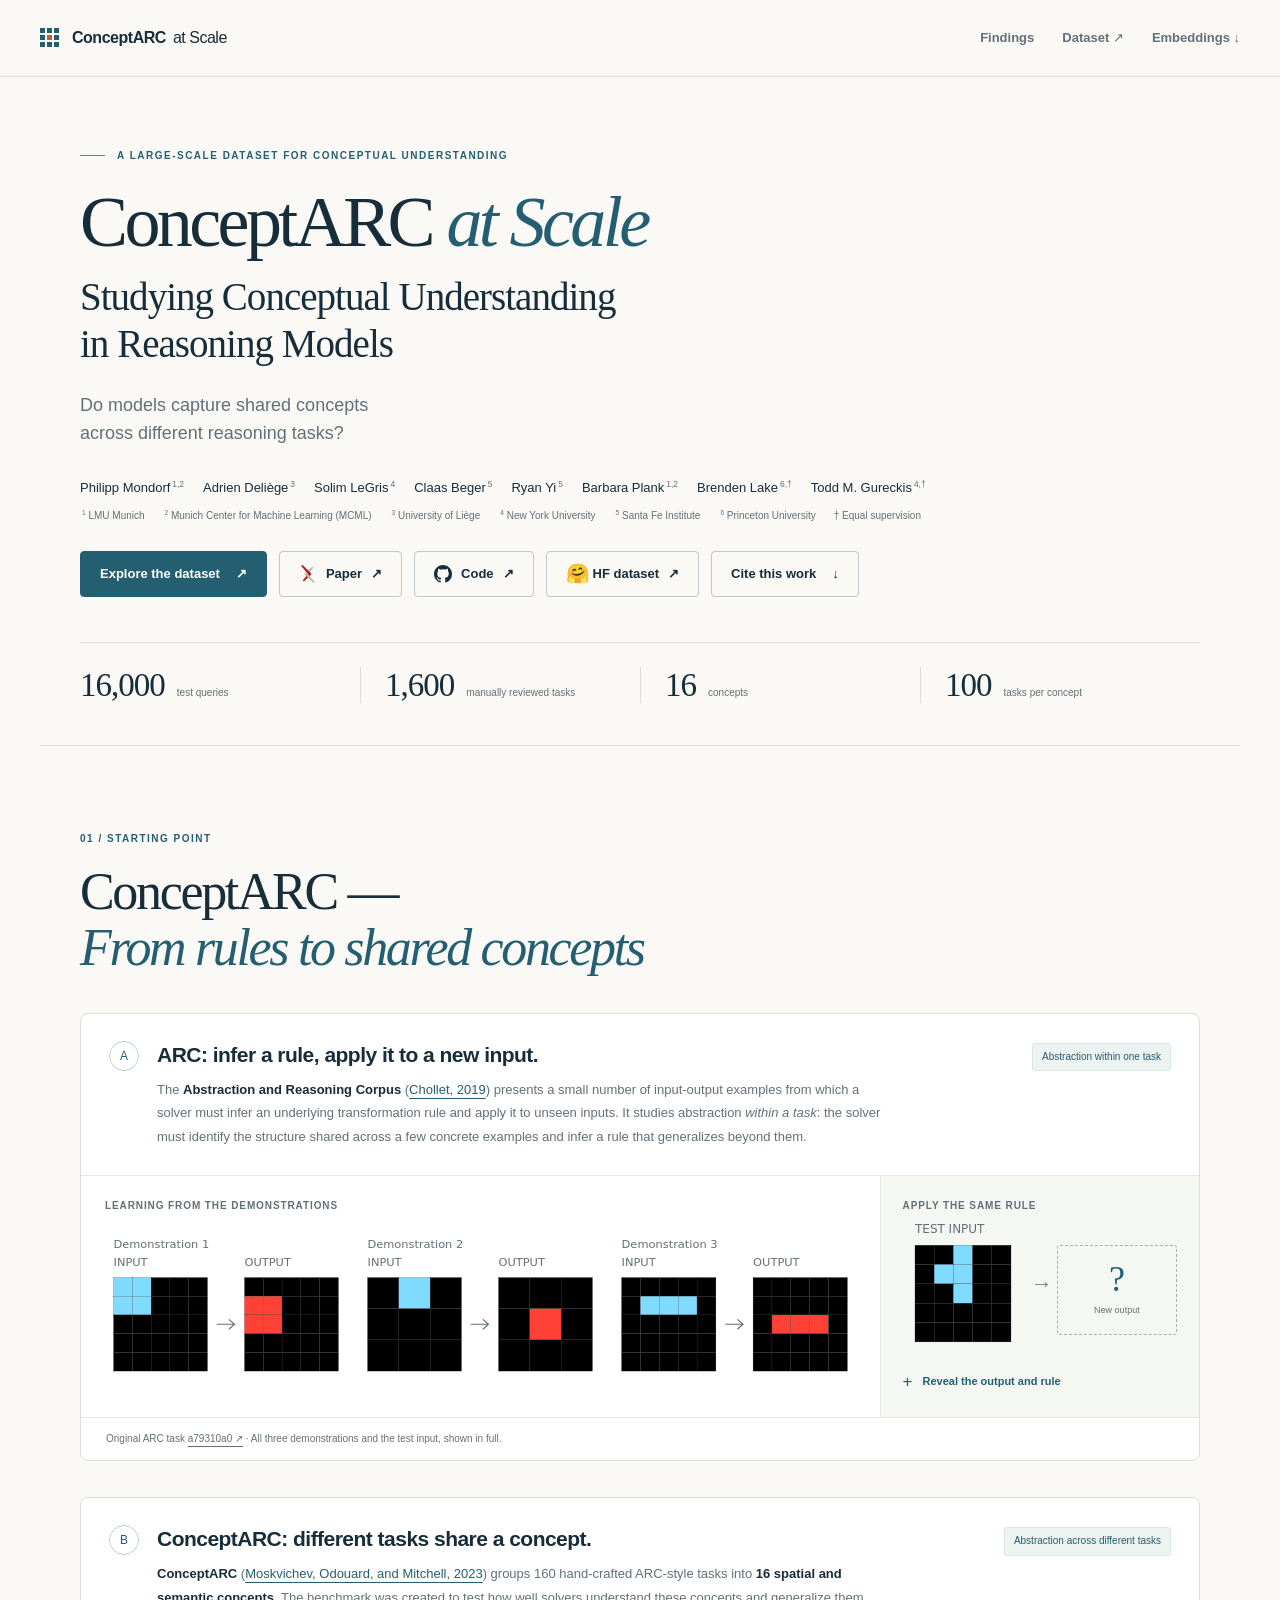
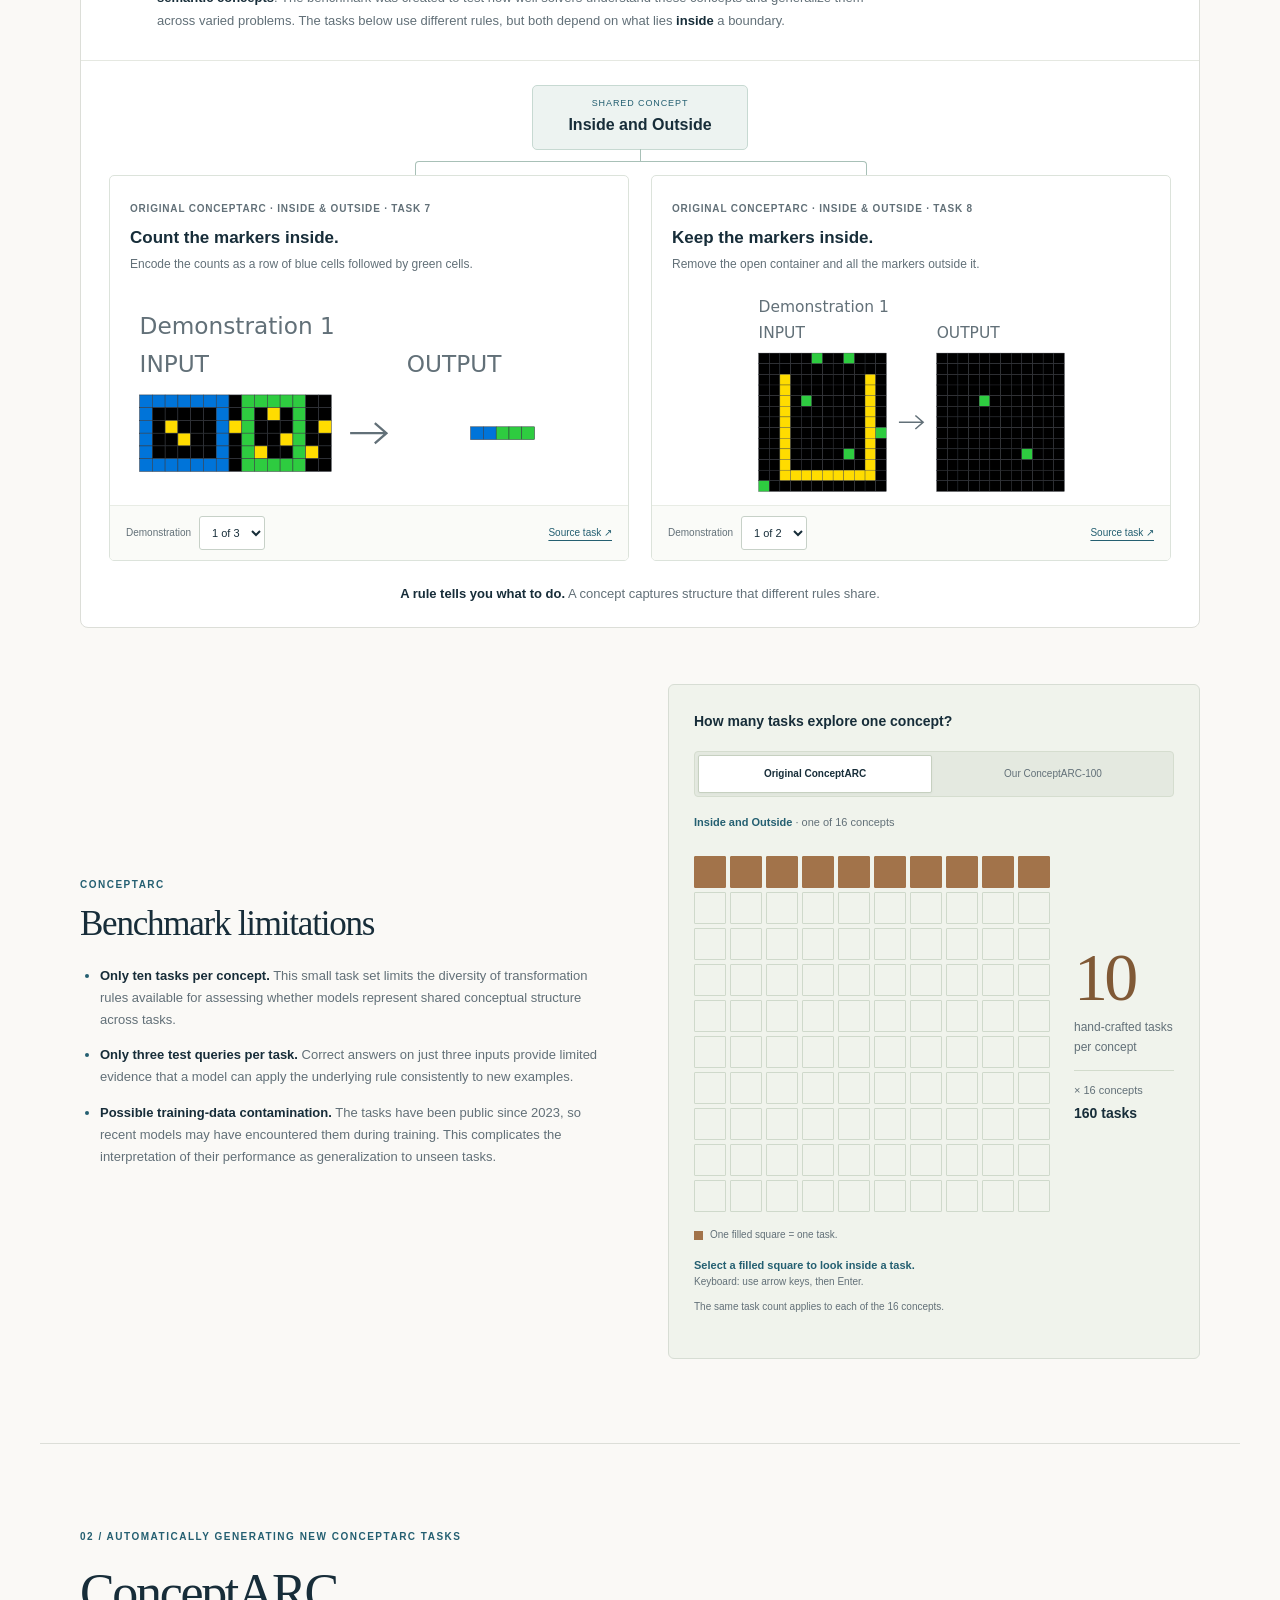
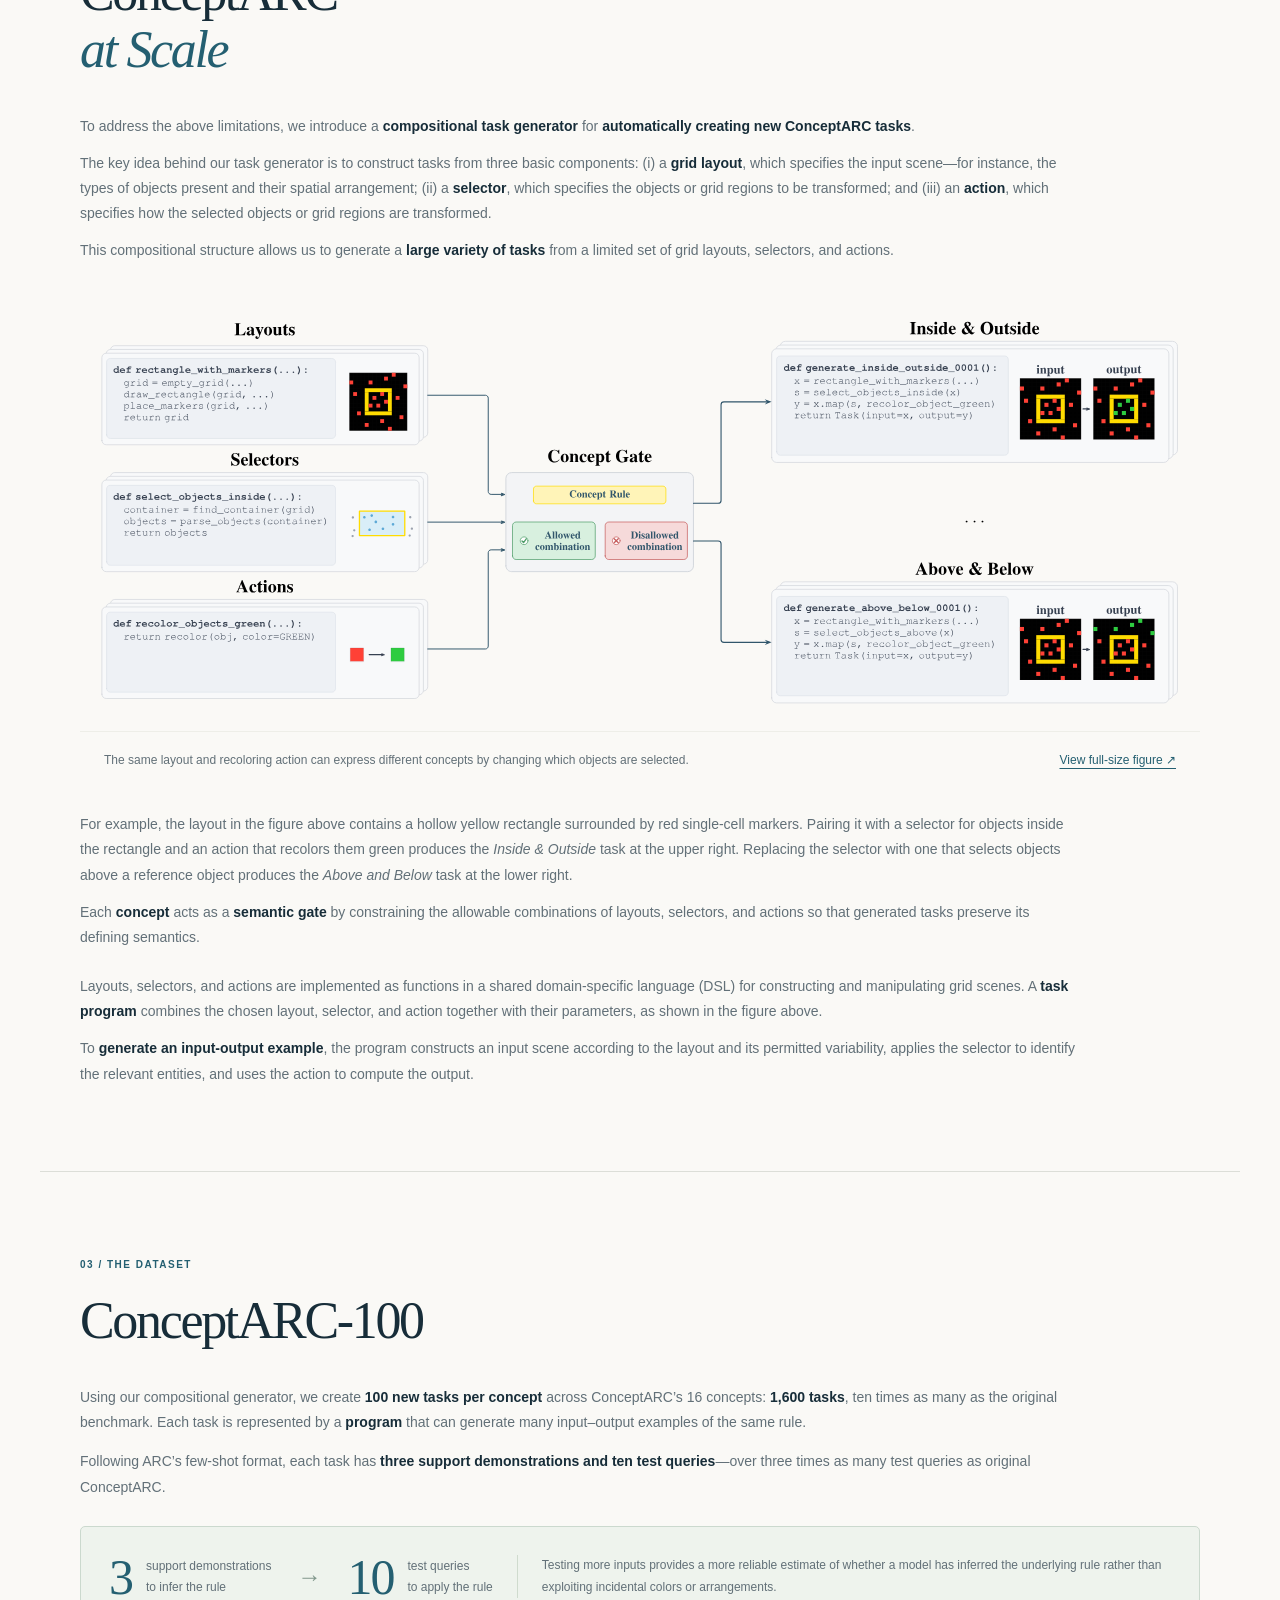
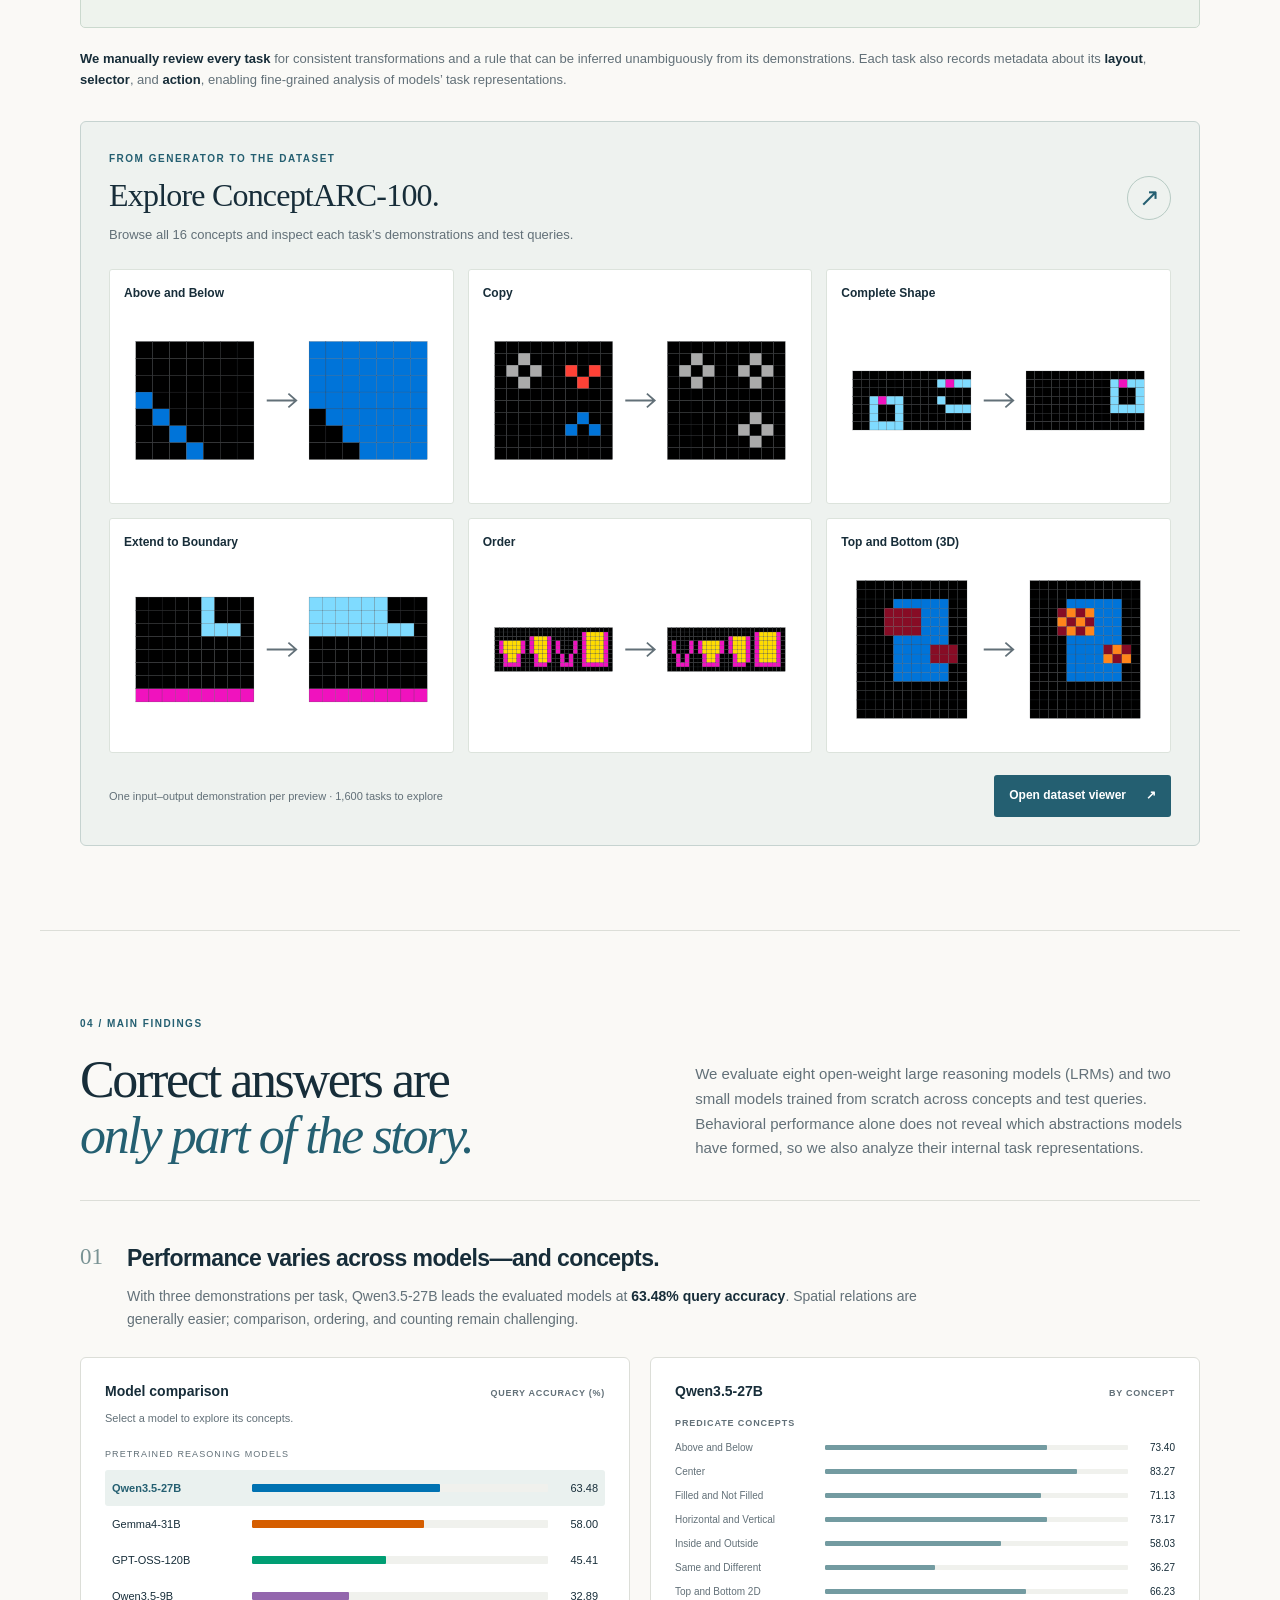
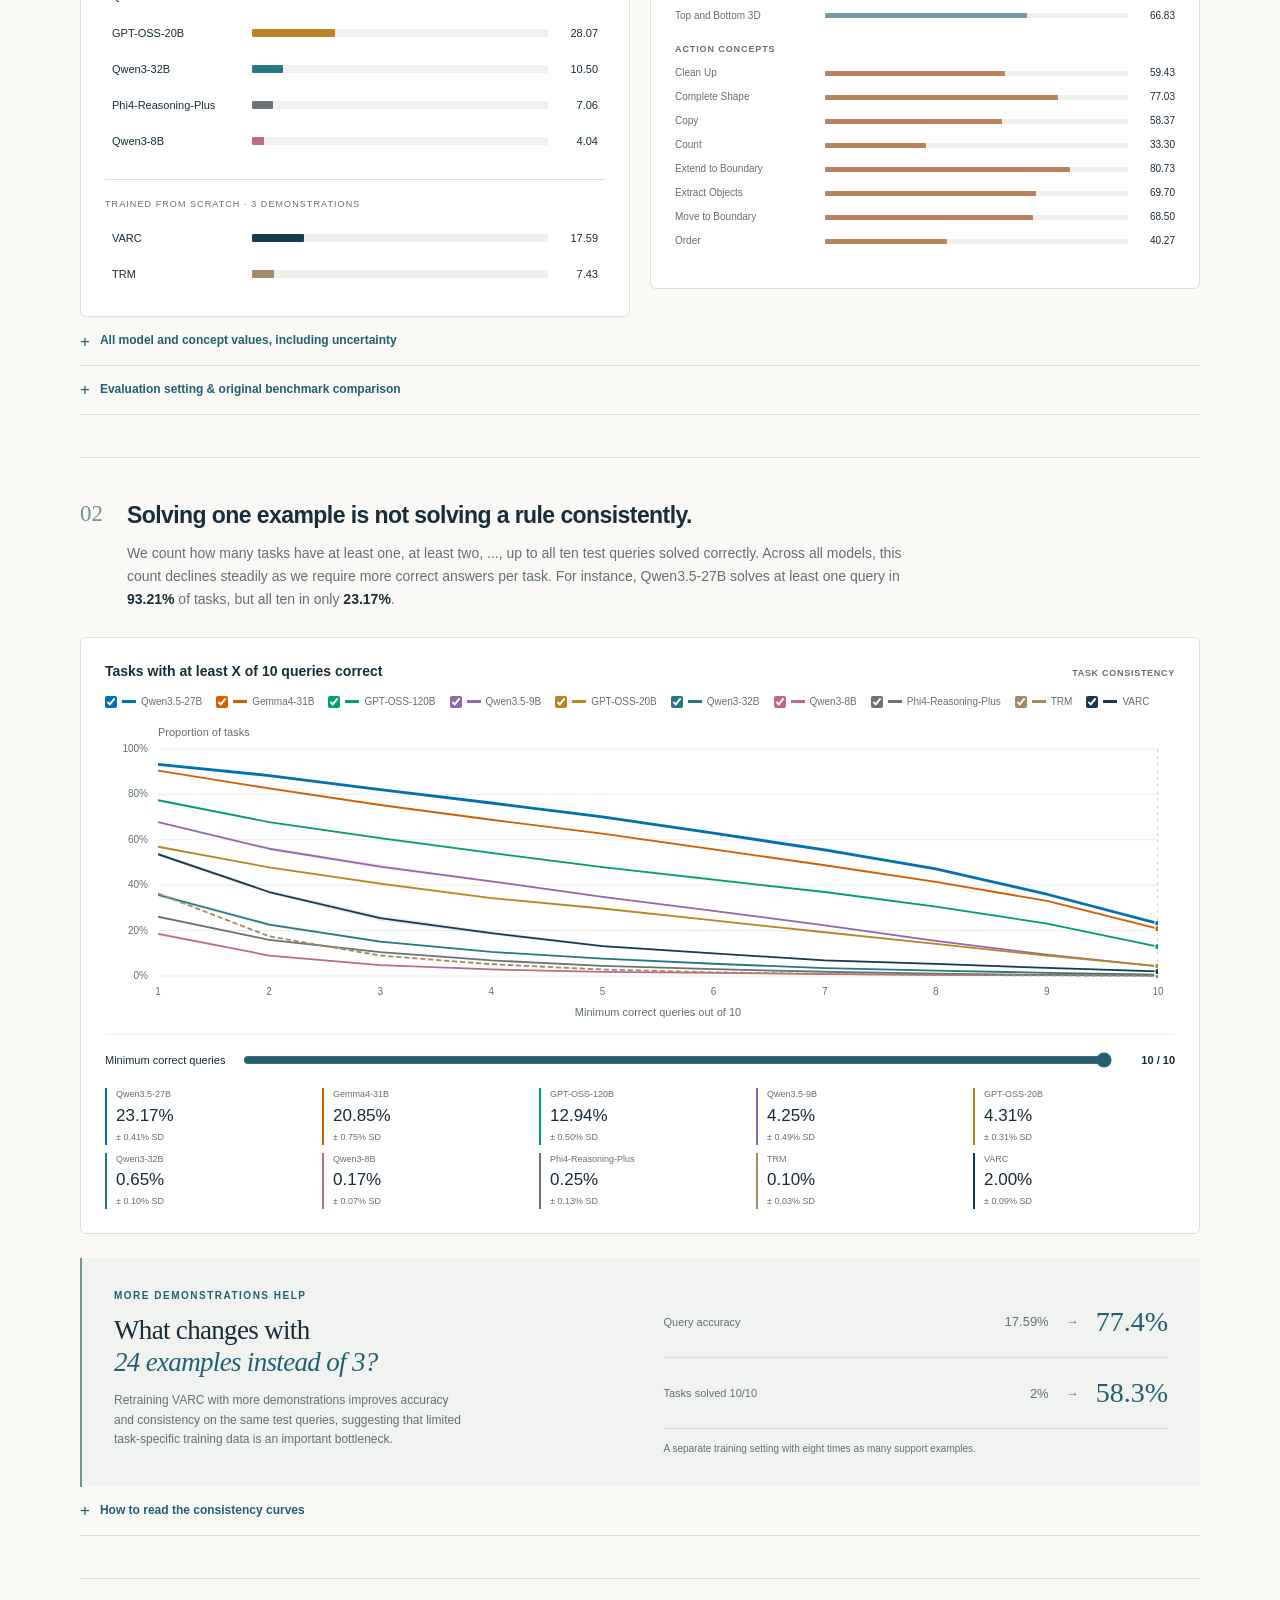
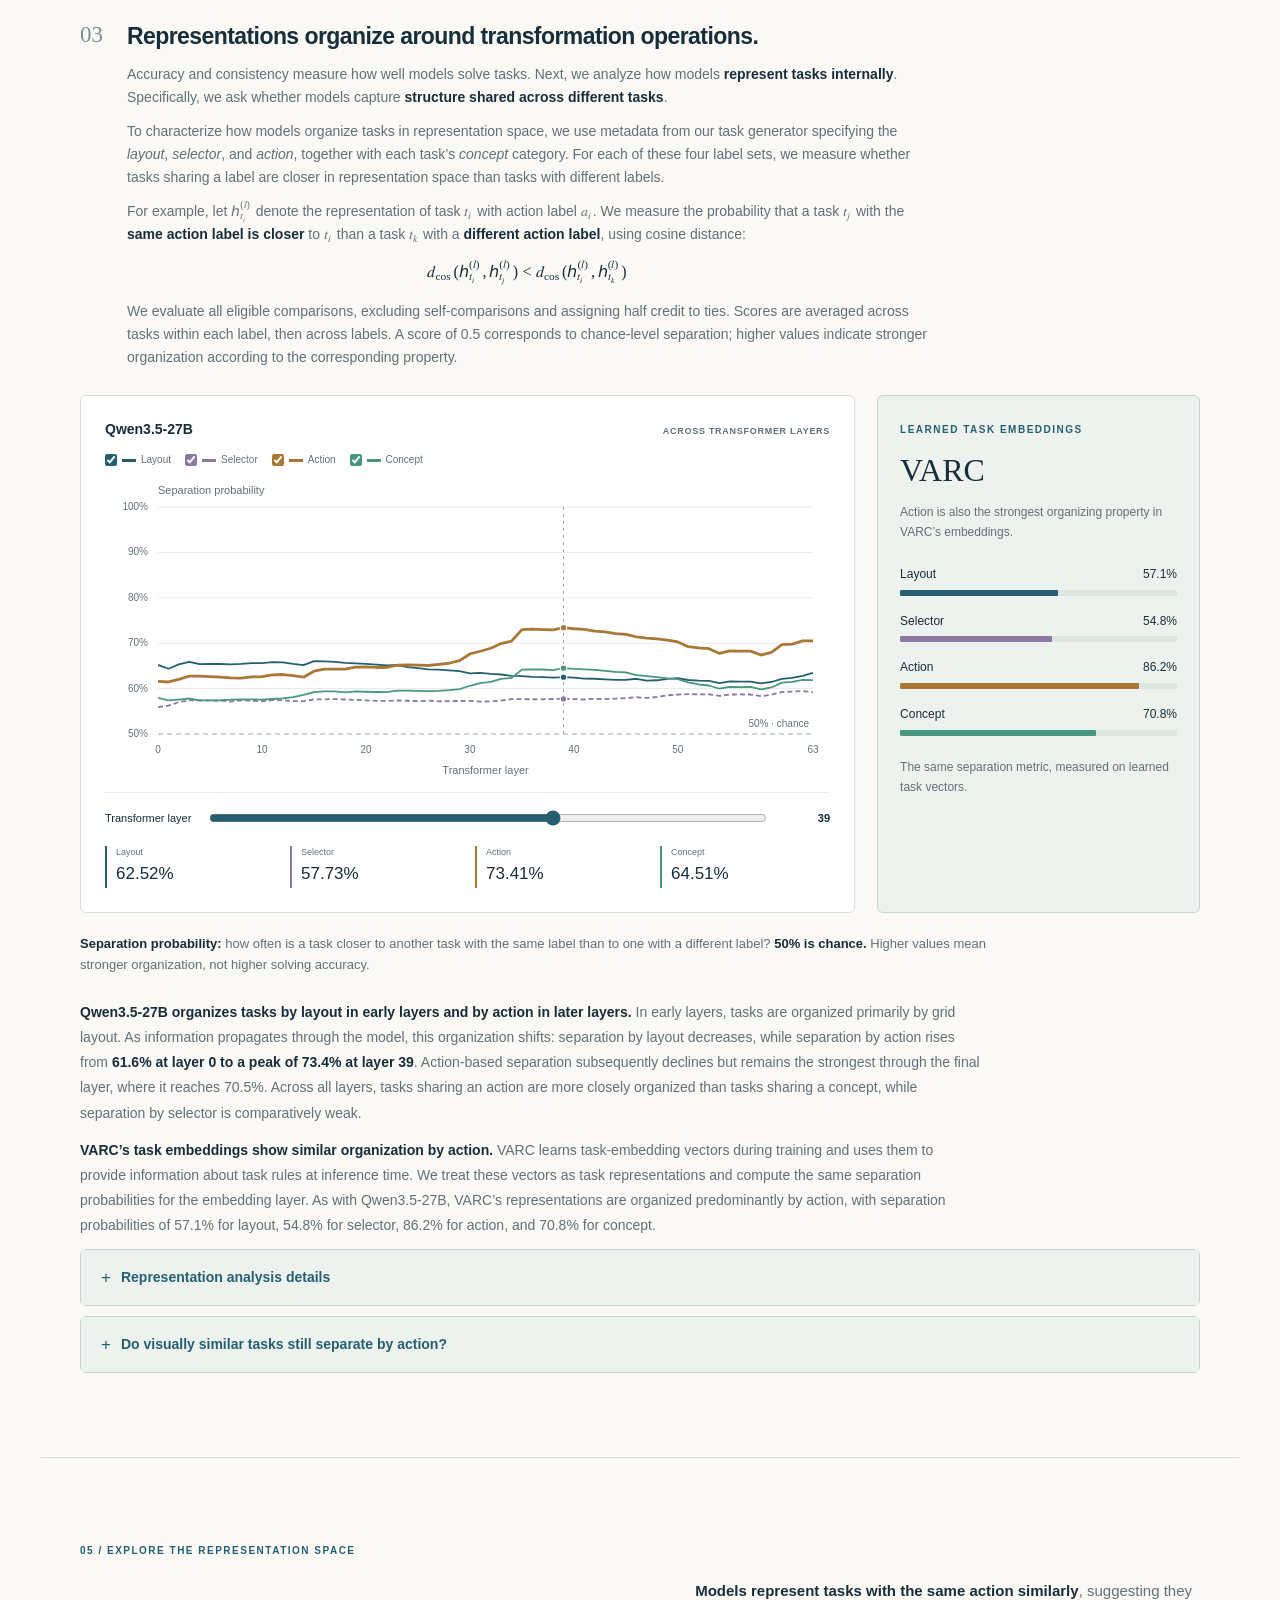
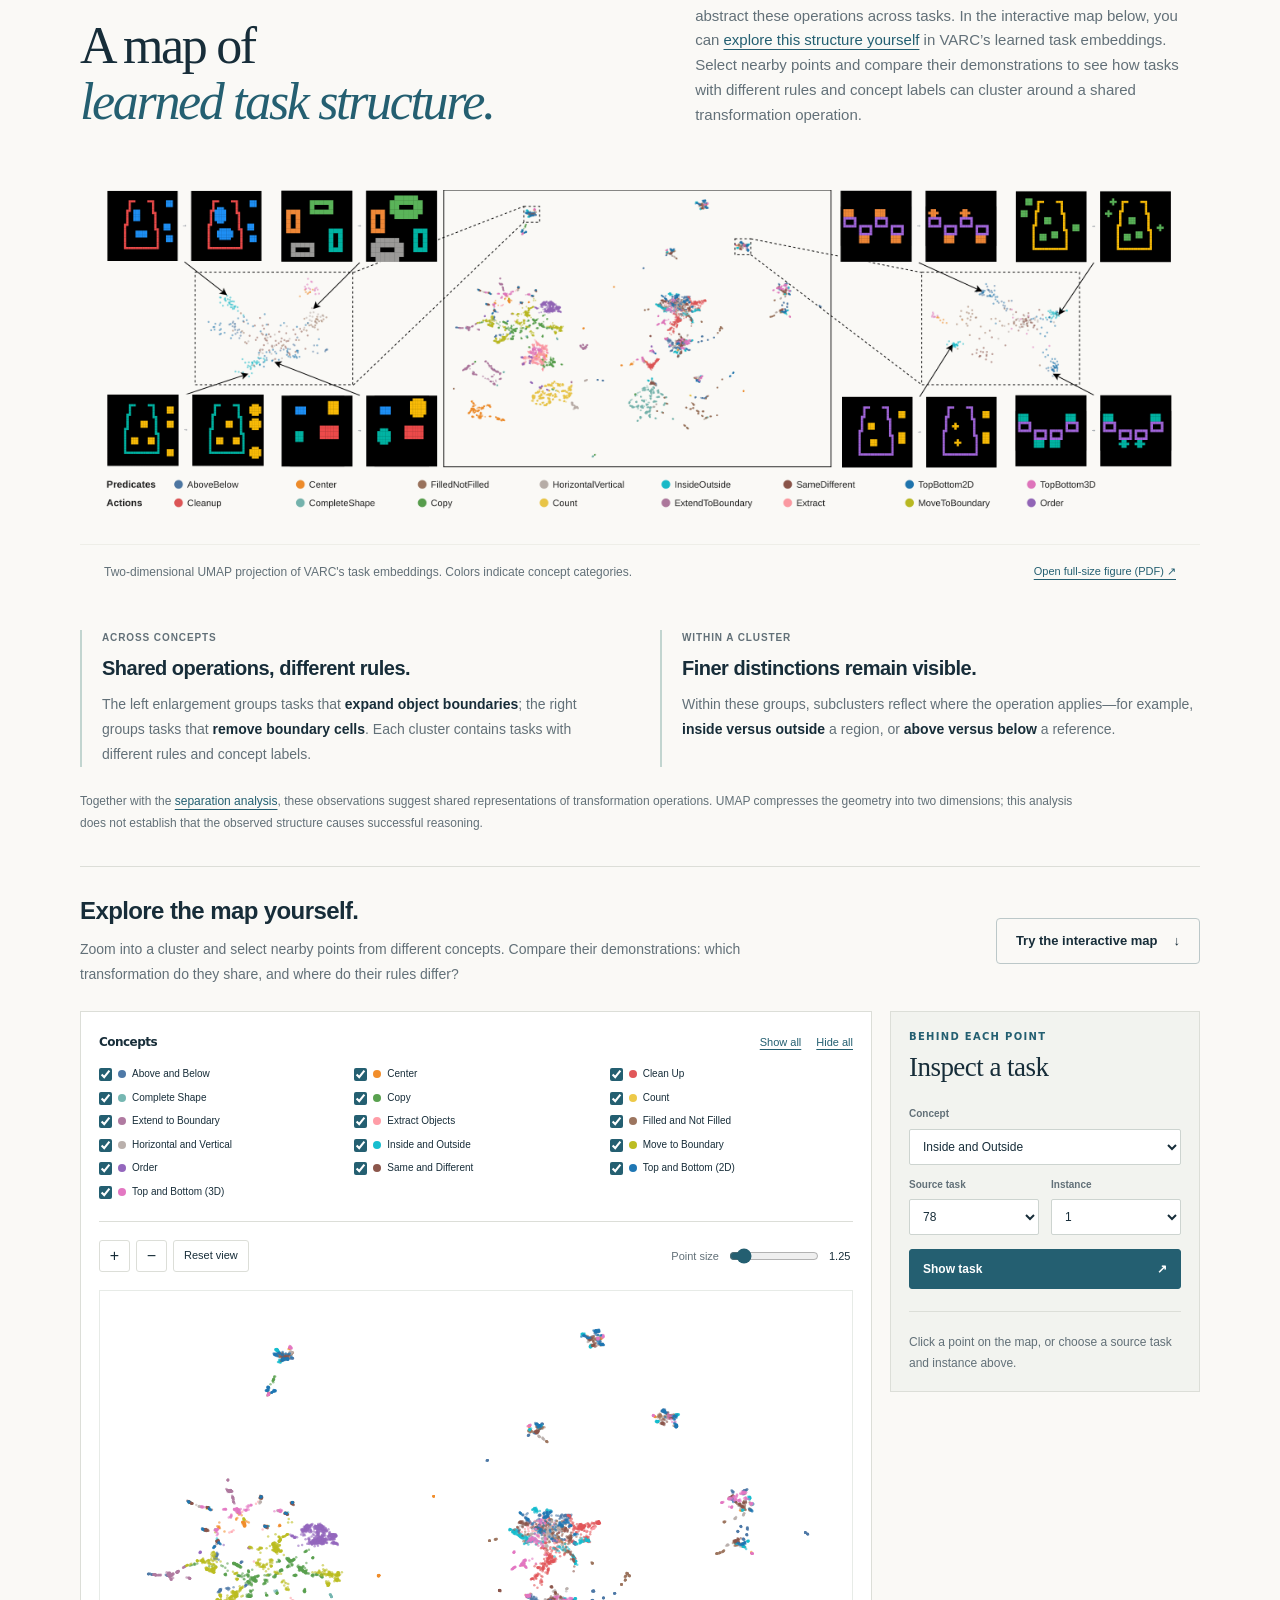
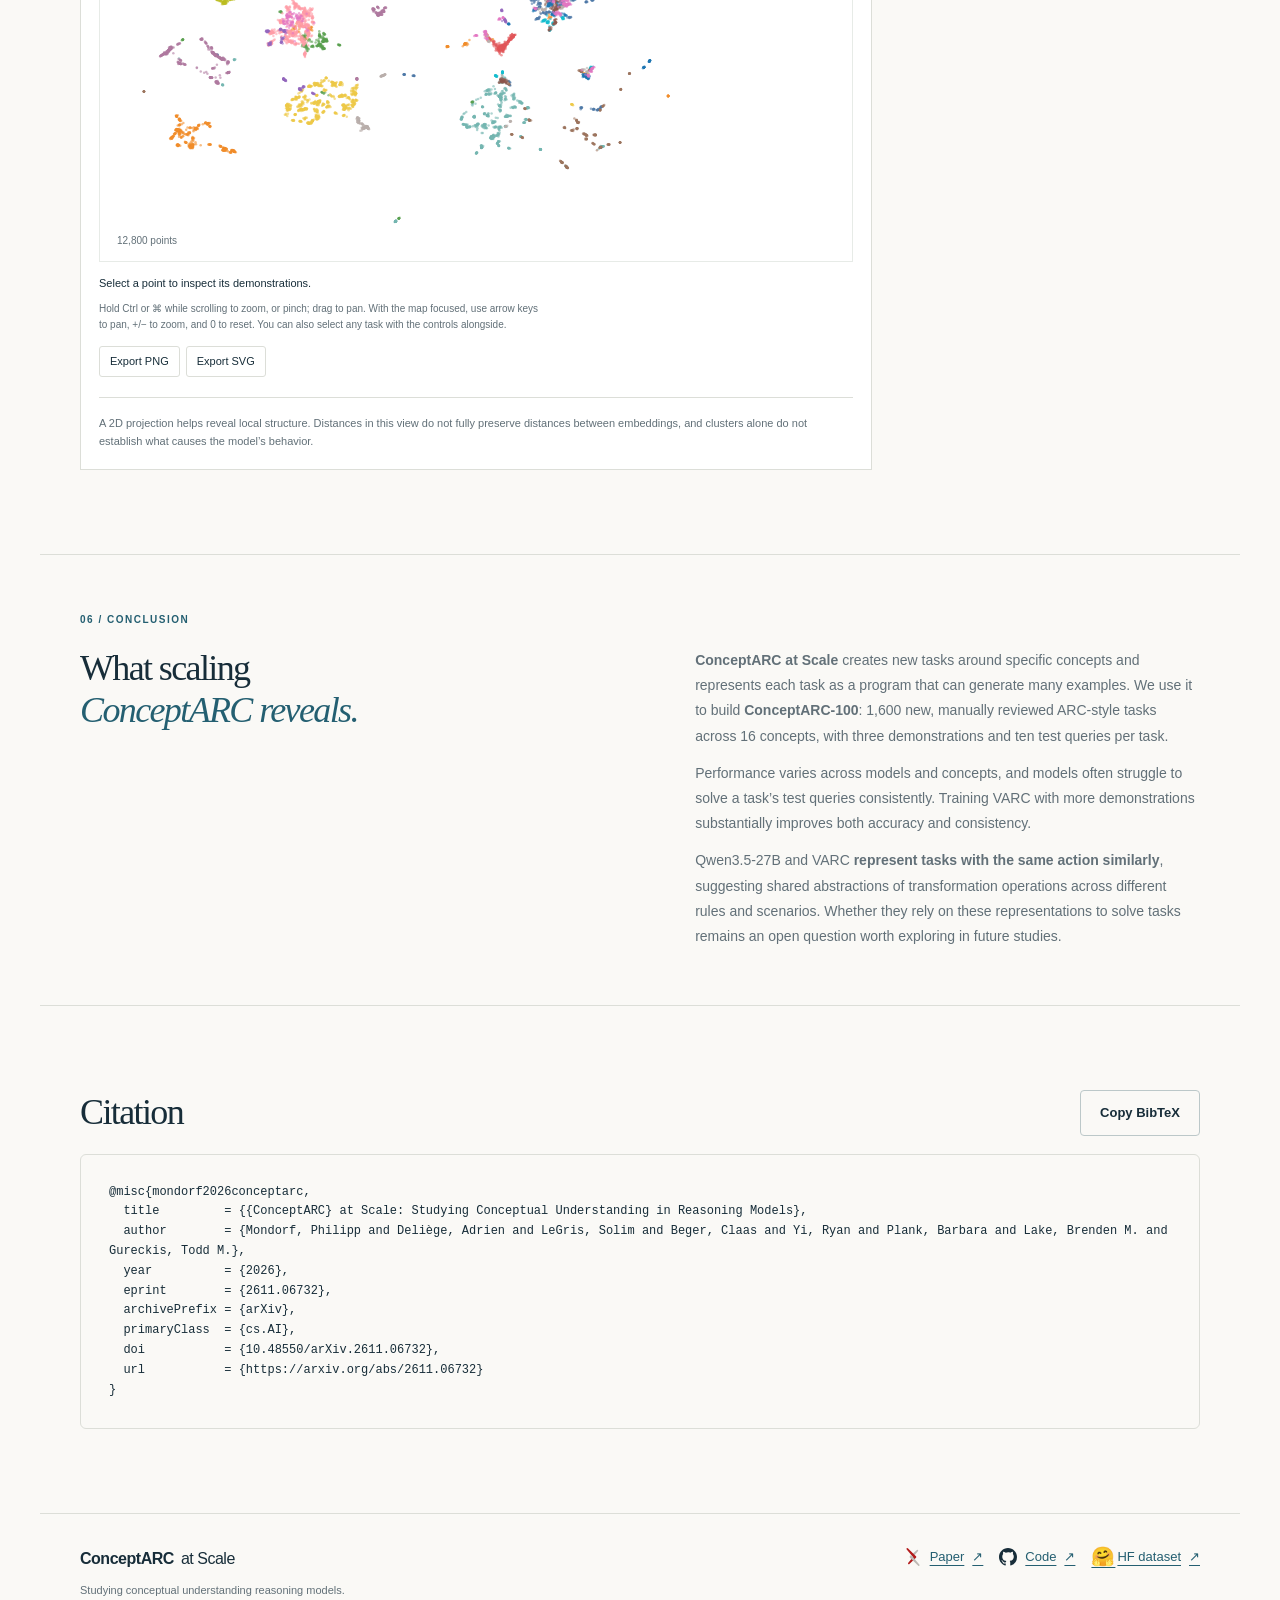
<file: index.html>
<!doctype html>
<html lang="en">
<head>
  <meta charset="utf-8">
  <meta name="viewport" content="width=device-width, initial-scale=1">
  <meta name="theme-color" content="#faf9f6">
  <title>ConceptARC at Scale: Studying Conceptual Understanding in Reasoning Models</title>
  <meta name="description" content="1,600 tasks. 16 concepts. A closer look at what reasoning models learn. Explore ConceptARC-100, model performance, and VARC’s task embeddings.">
  <meta property="og:type" content="website">
  <meta property="og:title" content="ConceptARC-100: A large-scale dataset for conceptual understanding">
  <meta property="og:description" content="Studying Conceptual Understanding in Reasoning Models. Explore 1,600 tasks and the structure of learned task representations.">
  <meta property="og:image" content="https://mainlp.github.io/conceptarc-100-project-page/assets/social-preview.png?v=2">
  <meta name="twitter:card" content="summary_large_image">
  <meta name="twitter:title" content="ConceptARC-100: A large-scale dataset for conceptual understanding">
  <meta name="twitter:description" content="Explore 1,600 tasks across 16 concepts.">
  <meta name="twitter:image" content="https://mainlp.github.io/conceptarc-100-project-page/assets/social-preview.png?v=2">
  <link rel="icon" href="assets/favicon.svg" type="image/svg+xml">
  <link rel="stylesheet" href="assets/site.css?v=citation-2">
  <link rel="stylesheet" href="assets/intro.css?v=analysis-disclosures-1">
  <script src="assets/site-config.js?v=resources-3" defer></script>
  <script src="assets/home.js?v=citation-1" defer></script>
  <script src="assets/intro.js" defer></script>
  <script src="assets/inline-embedding.js?v=embedding-findings-1" defer></script>
  <link rel="canonical" href="https://mainlp.github.io/conceptarc-100-project-page/">
  <meta property="og:url" content="https://mainlp.github.io/conceptarc-100-project-page/">
</head>
<body>
  <a class="skip-link" href="#main">Skip to content</a>
  <header class="site-header">
    <div class="nav-inner">
      <a class="brand" href="index.html" aria-label="ConceptARC at Scale home"><span class="brand-grid" aria-hidden="true"><i></i><i></i><i></i><i></i><i></i><i></i><i></i><i></i><i></i></span>ConceptARC <span class="brand-light">at Scale</span></a>
      <nav class="site-nav" aria-label="Main navigation"><a href="#findings">Findings</a><a href="data_viewer.html">Dataset <span aria-hidden="true">↗</span></a><a href="#embeddings">Embeddings <span aria-hidden="true">↓</span></a></nav>
    </div>
  </header>
  <main id="main">
    <section class="hero section-wrap" aria-labelledby="paper-title">
      <p class="eyebrow"><span class="tiny-line"></span> A large-scale dataset for conceptual understanding</p>
      <h1 id="paper-title">ConceptARC <em>at Scale</em><span>Studying Conceptual Understanding<br class="desktop-break"> in Reasoning Models</span></h1>
      <p class="hero-question">Do models capture shared concepts<br class="desktop-break"> across different reasoning tasks?</p>
      <div class="authors" aria-label="Paper authors">
        <span>Philipp Mondorf<sup>1,2</sup></span><span>Adrien Deliège<sup>3</sup></span><span>Solim LeGris<sup>4</sup></span><span>Claas Beger<sup>5</sup></span><span>Ryan Yi<sup>5</sup></span><span>Barbara Plank<sup>1,2</sup></span><span>Brenden Lake<sup>6,†</sup></span><span>Todd M. Gureckis<sup>4,†</sup></span>
      </div>
      <p class="affiliations"><span><sup>1</sup> LMU Munich</span><span><sup>2</sup> Munich Center for Machine Learning (MCML)</span><span><sup>3</sup> University of Liège</span><span><sup>4</sup> New York University</span><span><sup>5</sup> Santa Fe Institute</span><span><sup>6</sup> Princeton University</span><span>† Equal supervision</span></p>
      <div class="hero-actions"><a class="button primary" href="data_viewer.html">Explore the dataset <span aria-hidden="true">↗</span></a><span id="hero-resources" class="resource-links"><a class="button resource-link" data-resource="paperUrl" href="https://arxiv.org/abs/2611.06732v1" aria-label="Read the paper on arXiv"><img class="resource-icon" src="assets/arxiv.svg" width="18" height="18" alt="" aria-hidden="true"><span>Paper</span><span aria-hidden="true">↗</span></a><a class="button resource-link" data-resource="codeUrl" href="https://github.com/mainlp/conceptarc-100-eval" aria-label="Code on GitHub"><img class="resource-icon" src="assets/github.svg" width="18" height="18" alt="" aria-hidden="true"><span>Code</span><span aria-hidden="true">↗</span></a><a class="button resource-link" data-resource="datasetUrl" href="https://huggingface.co/datasets/mainlp/ConceptARC-100" aria-label="HF dataset on Hugging Face"><span class="resource-icon" aria-hidden="true">🤗</span><span>HF dataset</span><span aria-hidden="true">↗</span></a></span>
        <a class="button" href="#citation-section">Cite this work <span aria-hidden="true">↓</span></a>
      </div>
      <div class="stat-line" aria-label="Dataset statistics"><div><strong>16,000</strong><span>test queries</span></div><div><strong>1,600</strong><span>manually reviewed tasks</span></div><div><strong>16</strong><span>concepts</span></div><div><strong>100</strong><span>tasks per concept</span></div></div>
    </section>

    <section id="background" class="section-wrap section-block visual-background conceptarc-context" aria-labelledby="conceptarc-title">
      <div class="story-heading"><p class="eyebrow">01 / Starting Point</p><h2 id="conceptarc-title">ConceptARC —<br><em>From rules to shared concepts</em></h2></div>

      <article id="arc-primer" class="primer" aria-labelledby="arc-primer-title">
        <div class="primer-heading"><span class="story-letter" aria-hidden="true">A</span><div><h3 id="arc-primer-title">ARC: infer a rule, apply it to a new input.</h3><p>The <strong>Abstraction and Reasoning Corpus</strong> (<a href="https://arxiv.org/abs/1911.01547" title="On the Measure of Intelligence">Chollet, 2019</a>) presents a small number of input-output examples from which a solver must infer an underlying transformation rule and apply it to unseen inputs. It studies abstraction <em>within a task</em>: the solver must identify the structure shared across a few concrete examples and infer a rule that generalizes beyond them.</p></div><span class="scope-label">Abstraction within one task</span></div>
        <div class="arc-stage">
          <div class="arc-demonstrations"><p class="visual-label">Learning from the demonstrations</p><div class="arc-support-grid">
            <figure><img src="assets/original-arc/a79310a0-support-1.svg" width="340" height="206" alt="A light-blue two-by-two square shifts down one row and becomes red."></figure>
            <figure><img src="assets/original-arc/a79310a0-support-2.svg" width="340" height="206" alt="A single light-blue cell moves from the top middle to the center and becomes red."></figure>
            <figure><img src="assets/original-arc/a79310a0-support-3.svg" width="340" height="206" alt="A horizontal light-blue three-cell bar shifts down one row and becomes red."></figure>
          </div></div>
          <div class="arc-challenge"><p class="visual-label">Apply the same rule</p><div class="arc-query"><img src="assets/original-arc/test-input.svg" width="160" height="184" alt="New ARC input: a four-cell light-blue shape in a five-by-five grid."><span class="query-arrow" aria-hidden="true">→</span><div class="query-target"><span class="query-question" aria-hidden="true">?</span><span class="query-prompt">New output</span><img id="arc-query-output" src="assets/original-arc/test-output.svg" width="160" height="184" alt="Correct test output: the same four-cell shape appears one row lower in red."></div></div><details id="arc-answer"><summary>Reveal the output and rule</summary><div class="arc-solution"><p id="arc-rule">Move the light-blue shape down one row and recolor it red.</p></div></details></div>
        </div>
        <p class="visual-source" id="arc-attribution">Original ARC task <a href="https://github.com/fchollet/ARC-AGI/blob/399030444e0ab0cc8b4e199870fb20b863846f34/data/training/a79310a0.json">a79310a0 ↗</a> · All three demonstrations and the test input, shown in full.</p>
      </article>

      <article id="concept-primer" class="primer" aria-labelledby="concept-primer-title">
        <div class="primer-heading"><span class="story-letter" aria-hidden="true">B</span><div><h3 id="concept-primer-title">ConceptARC: different tasks share a concept.</h3><p><strong>ConceptARC</strong> (<a href="https://arxiv.org/abs/2305.07141" title="The ConceptARC Benchmark: Evaluating Understanding and Generalization in the ARC Domain">Moskvichev, Odouard, and Mitchell, 2023</a>) groups 160 hand-crafted ARC-style tasks into <strong>16 spatial and semantic concepts</strong>. The benchmark was created to test how well solvers understand these concepts and generalize them across varied problems. The tasks below use different rules, but both depend on what lies <strong>inside</strong> a boundary.</p></div><span class="scope-label">Abstraction across different tasks</span></div>
        <div class="concept-family"><div class="shared-concept"><span class="concept-kicker">Shared concept</span><strong>Inside and Outside</strong><span class="concept-branches" aria-hidden="true"></span></div><div class="original-task-grid">
          <figure class="original-task" id="original-task-7"><figcaption><span class="mini-label">Original ConceptARC · Inside & Outside · Task 7</span><h4>Count the markers inside.</h4><p>Encode the counts as a row of blue cells followed by green cells.</p></figcaption><img src="assets/original-conceptarc/InsideOutside7-support-1.svg" width="340" height="127" alt="Count the markers inside the blue and green rectangles; show those counts as blue then green cells in the output."><div class="original-controls"><label for="original-demo-7">Demonstration</label><select id="original-demo-7" data-original-task="7" disabled><option value="1">1 of 3</option><option value="2">2 of 3</option><option value="3">3 of 3</option></select><a href="https://github.com/victorvikram/ConceptARC/blob/0e67da6af879e4bad3d7cd3c196e8d551b445725/corpus/InsideOutside/InsideOutside7.json" class="original-source">Source task ↗</a></div></figure>
          <figure class="original-task" id="original-task-8"><figcaption><span class="mini-label">Original ConceptARC · Inside & Outside · Task 8</span><h4>Keep the markers inside.</h4><p>Remove the open container and all the markers outside it.</p></figcaption><img src="assets/original-conceptarc/InsideOutside8-support-1.svg" width="340" height="217" alt="Keep only the markers inside the open container; remove its outline and the outside markers."><div class="original-controls"><label for="original-demo-8">Demonstration</label><select id="original-demo-8" data-original-task="8" disabled><option value="1">1 of 2</option><option value="2">2 of 2</option></select><a href="https://github.com/victorvikram/ConceptARC/blob/0e67da6af879e4bad3d7cd3c196e8d551b445725/corpus/InsideOutside/InsideOutside8.json" class="original-source">Source task ↗</a></div></figure>
        </div></div>
        <p class="visual-takeaway"><strong>A rule tells you what to do.</strong> A concept captures structure that different rules share.</p>
      </article>

      <article id="benchmark-gap" class="benchmark-gap" aria-labelledby="limitations-title">
        <div class="gap-copy"><p class="eyebrow">ConceptARC</p><h3 id="limitations-title">Benchmark limitations</h3><ul class="limitations">
          <li><strong>Only ten tasks per concept.</strong> This small task set limits the diversity of transformation rules available for assessing whether models represent shared conceptual structure across tasks.</li>
          <li><strong>Only three test queries per task.</strong> Correct answers on just three inputs provide limited evidence that a model can apply the underlying rule consistently to new examples.</li>
          <li><strong>Possible training-data contamination.</strong> The tasks have been public since 2023, so recent models may have encountered them during training. This complicates the interpretation of their performance as generalization to unseen tasks.</li>
        </ul></div>
        <figure class="scale-figure" aria-labelledby="scale-title">
          <figcaption id="scale-title">How many tasks explore one concept?</figcaption>
          <div class="scale-switch" role="group" aria-label="Compare benchmark sizes"><button id="scale-original" type="button" disabled aria-pressed="true">Original ConceptARC</button><button id="scale-generated" type="button" disabled aria-pressed="false">Our ConceptARC-100</button></div>
          <p class="scale-concept">Inside and Outside <span>· one of 16 concepts</span></p>
          <div class="scale-visual"><div id="scale-grid" class="scale-grid" role="group" aria-label="Inside and Outside tasks" aria-describedby="scale-instructions"><button type="button" class="task-dot is-active" data-index="0" disabled tabindex="-1" aria-hidden="true"></button><button type="button" class="task-dot is-active" data-index="1" disabled tabindex="-1" aria-hidden="true"></button><button type="button" class="task-dot is-active" data-index="2" disabled tabindex="-1" aria-hidden="true"></button><button type="button" class="task-dot is-active" data-index="3" disabled tabindex="-1" aria-hidden="true"></button><button type="button" class="task-dot is-active" data-index="4" disabled tabindex="-1" aria-hidden="true"></button><button type="button" class="task-dot is-active" data-index="5" disabled tabindex="-1" aria-hidden="true"></button><button type="button" class="task-dot is-active" data-index="6" disabled tabindex="-1" aria-hidden="true"></button><button type="button" class="task-dot is-active" data-index="7" disabled tabindex="-1" aria-hidden="true"></button><button type="button" class="task-dot is-active" data-index="8" disabled tabindex="-1" aria-hidden="true"></button><button type="button" class="task-dot is-active" data-index="9" disabled tabindex="-1" aria-hidden="true"></button><button type="button" class="task-dot" data-index="10" disabled tabindex="-1" aria-hidden="true"></button><button type="button" class="task-dot" data-index="11" disabled tabindex="-1" aria-hidden="true"></button><button type="button" class="task-dot" data-index="12" disabled tabindex="-1" aria-hidden="true"></button><button type="button" class="task-dot" data-index="13" disabled tabindex="-1" aria-hidden="true"></button><button type="button" class="task-dot" data-index="14" disabled tabindex="-1" aria-hidden="true"></button><button type="button" class="task-dot" data-index="15" disabled tabindex="-1" aria-hidden="true"></button><button type="button" class="task-dot" data-index="16" disabled tabindex="-1" aria-hidden="true"></button><button type="button" class="task-dot" data-index="17" disabled tabindex="-1" aria-hidden="true"></button><button type="button" class="task-dot" data-index="18" disabled tabindex="-1" aria-hidden="true"></button><button type="button" class="task-dot" data-index="19" disabled tabindex="-1" aria-hidden="true"></button><button type="button" class="task-dot" data-index="20" disabled tabindex="-1" aria-hidden="true"></button><button type="button" class="task-dot" data-index="21" disabled tabindex="-1" aria-hidden="true"></button><button type="button" class="task-dot" data-index="22" disabled tabindex="-1" aria-hidden="true"></button><button type="button" class="task-dot" data-index="23" disabled tabindex="-1" aria-hidden="true"></button><button type="button" class="task-dot" data-index="24" disabled tabindex="-1" aria-hidden="true"></button><button type="button" class="task-dot" data-index="25" disabled tabindex="-1" aria-hidden="true"></button><button type="button" class="task-dot" data-index="26" disabled tabindex="-1" aria-hidden="true"></button><button type="button" class="task-dot" data-index="27" disabled tabindex="-1" aria-hidden="true"></button><button type="button" class="task-dot" data-index="28" disabled tabindex="-1" aria-hidden="true"></button><button type="button" class="task-dot" data-index="29" disabled tabindex="-1" aria-hidden="true"></button><button type="button" class="task-dot" data-index="30" disabled tabindex="-1" aria-hidden="true"></button><button type="button" class="task-dot" data-index="31" disabled tabindex="-1" aria-hidden="true"></button><button type="button" class="task-dot" data-index="32" disabled tabindex="-1" aria-hidden="true"></button><button type="button" class="task-dot" data-index="33" disabled tabindex="-1" aria-hidden="true"></button><button type="button" class="task-dot" data-index="34" disabled tabindex="-1" aria-hidden="true"></button><button type="button" class="task-dot" data-index="35" disabled tabindex="-1" aria-hidden="true"></button><button type="button" class="task-dot" data-index="36" disabled tabindex="-1" aria-hidden="true"></button><button type="button" class="task-dot" data-index="37" disabled tabindex="-1" aria-hidden="true"></button><button type="button" class="task-dot" data-index="38" disabled tabindex="-1" aria-hidden="true"></button><button type="button" class="task-dot" data-index="39" disabled tabindex="-1" aria-hidden="true"></button><button type="button" class="task-dot" data-index="40" disabled tabindex="-1" aria-hidden="true"></button><button type="button" class="task-dot" data-index="41" disabled tabindex="-1" aria-hidden="true"></button><button type="button" class="task-dot" data-index="42" disabled tabindex="-1" aria-hidden="true"></button><button type="button" class="task-dot" data-index="43" disabled tabindex="-1" aria-hidden="true"></button><button type="button" class="task-dot" data-index="44" disabled tabindex="-1" aria-hidden="true"></button><button type="button" class="task-dot" data-index="45" disabled tabindex="-1" aria-hidden="true"></button><button type="button" class="task-dot" data-index="46" disabled tabindex="-1" aria-hidden="true"></button><button type="button" class="task-dot" data-index="47" disabled tabindex="-1" aria-hidden="true"></button><button type="button" class="task-dot" data-index="48" disabled tabindex="-1" aria-hidden="true"></button><button type="button" class="task-dot" data-index="49" disabled tabindex="-1" aria-hidden="true"></button><button type="button" class="task-dot" data-index="50" disabled tabindex="-1" aria-hidden="true"></button><button type="button" class="task-dot" data-index="51" disabled tabindex="-1" aria-hidden="true"></button><button type="button" class="task-dot" data-index="52" disabled tabindex="-1" aria-hidden="true"></button><button type="button" class="task-dot" data-index="53" disabled tabindex="-1" aria-hidden="true"></button><button type="button" class="task-dot" data-index="54" disabled tabindex="-1" aria-hidden="true"></button><button type="button" class="task-dot" data-index="55" disabled tabindex="-1" aria-hidden="true"></button><button type="button" class="task-dot" data-index="56" disabled tabindex="-1" aria-hidden="true"></button><button type="button" class="task-dot" data-index="57" disabled tabindex="-1" aria-hidden="true"></button><button type="button" class="task-dot" data-index="58" disabled tabindex="-1" aria-hidden="true"></button><button type="button" class="task-dot" data-index="59" disabled tabindex="-1" aria-hidden="true"></button><button type="button" class="task-dot" data-index="60" disabled tabindex="-1" aria-hidden="true"></button><button type="button" class="task-dot" data-index="61" disabled tabindex="-1" aria-hidden="true"></button><button type="button" class="task-dot" data-index="62" disabled tabindex="-1" aria-hidden="true"></button><button type="button" class="task-dot" data-index="63" disabled tabindex="-1" aria-hidden="true"></button><button type="button" class="task-dot" data-index="64" disabled tabindex="-1" aria-hidden="true"></button><button type="button" class="task-dot" data-index="65" disabled tabindex="-1" aria-hidden="true"></button><button type="button" class="task-dot" data-index="66" disabled tabindex="-1" aria-hidden="true"></button><button type="button" class="task-dot" data-index="67" disabled tabindex="-1" aria-hidden="true"></button><button type="button" class="task-dot" data-index="68" disabled tabindex="-1" aria-hidden="true"></button><button type="button" class="task-dot" data-index="69" disabled tabindex="-1" aria-hidden="true"></button><button type="button" class="task-dot" data-index="70" disabled tabindex="-1" aria-hidden="true"></button><button type="button" class="task-dot" data-index="71" disabled tabindex="-1" aria-hidden="true"></button><button type="button" class="task-dot" data-index="72" disabled tabindex="-1" aria-hidden="true"></button><button type="button" class="task-dot" data-index="73" disabled tabindex="-1" aria-hidden="true"></button><button type="button" class="task-dot" data-index="74" disabled tabindex="-1" aria-hidden="true"></button><button type="button" class="task-dot" data-index="75" disabled tabindex="-1" aria-hidden="true"></button><button type="button" class="task-dot" data-index="76" disabled tabindex="-1" aria-hidden="true"></button><button type="button" class="task-dot" data-index="77" disabled tabindex="-1" aria-hidden="true"></button><button type="button" class="task-dot" data-index="78" disabled tabindex="-1" aria-hidden="true"></button><button type="button" class="task-dot" data-index="79" disabled tabindex="-1" aria-hidden="true"></button><button type="button" class="task-dot" data-index="80" disabled tabindex="-1" aria-hidden="true"></button><button type="button" class="task-dot" data-index="81" disabled tabindex="-1" aria-hidden="true"></button><button type="button" class="task-dot" data-index="82" disabled tabindex="-1" aria-hidden="true"></button><button type="button" class="task-dot" data-index="83" disabled tabindex="-1" aria-hidden="true"></button><button type="button" class="task-dot" data-index="84" disabled tabindex="-1" aria-hidden="true"></button><button type="button" class="task-dot" data-index="85" disabled tabindex="-1" aria-hidden="true"></button><button type="button" class="task-dot" data-index="86" disabled tabindex="-1" aria-hidden="true"></button><button type="button" class="task-dot" data-index="87" disabled tabindex="-1" aria-hidden="true"></button><button type="button" class="task-dot" data-index="88" disabled tabindex="-1" aria-hidden="true"></button><button type="button" class="task-dot" data-index="89" disabled tabindex="-1" aria-hidden="true"></button><button type="button" class="task-dot" data-index="90" disabled tabindex="-1" aria-hidden="true"></button><button type="button" class="task-dot" data-index="91" disabled tabindex="-1" aria-hidden="true"></button><button type="button" class="task-dot" data-index="92" disabled tabindex="-1" aria-hidden="true"></button><button type="button" class="task-dot" data-index="93" disabled tabindex="-1" aria-hidden="true"></button><button type="button" class="task-dot" data-index="94" disabled tabindex="-1" aria-hidden="true"></button><button type="button" class="task-dot" data-index="95" disabled tabindex="-1" aria-hidden="true"></button><button type="button" class="task-dot" data-index="96" disabled tabindex="-1" aria-hidden="true"></button><button type="button" class="task-dot" data-index="97" disabled tabindex="-1" aria-hidden="true"></button><button type="button" class="task-dot" data-index="98" disabled tabindex="-1" aria-hidden="true"></button><button type="button" class="task-dot" data-index="99" disabled tabindex="-1" aria-hidden="true"></button></div><div class="scale-count" aria-live="polite" aria-atomic="true"><strong id="scale-task-count">10</strong><span id="scale-task-description">hand-crafted tasks<br>per concept</span><div class="scale-total"><span>× 16 concepts</span><b id="scale-total-count">160 tasks</b></div></div></div>
          <p class="scale-key"><i aria-hidden="true"></i> One filled square = one task.</p>
          <p id="scale-instructions" class="scale-instructions">Select a filled square to look inside a task.<span> Keyboard: use arrow keys, then Enter.</span></p>
          <p id="scale-note" class="scale-note">The same task count applies to each of the 16 concepts.</p>
          <section id="task-anatomy" class="task-anatomy" aria-labelledby="anatomy-task-title" hidden>
            <div class="anatomy-heading"><div><span id="anatomy-collection" class="mini-label">Original ConceptARC</span><h4 id="anatomy-task-title">Inside and Outside · Task 1</h4></div><button id="close-anatomy" type="button" class="text-button" aria-label="Close task details">Close <span aria-hidden="true">×</span></button></div>
            <p class="anatomy-explainer">One task, one rule. Learn from input–output pairs, then predict outputs for new inputs.</p>
            <div class="anatomy-groups" aria-live="polite" aria-atomic="true">
              <div class="anatomy-group"><p><strong id="anatomy-support-count">3</strong> support examples <span>Input → known output</span></p><div id="anatomy-supports" class="anatomy-examples" aria-hidden="true"></div></div>
              <div class="anatomy-group"><p><strong id="anatomy-test-count">3</strong> test queries <span>Input → predict the output</span></p><div id="anatomy-tests" class="anatomy-examples" aria-hidden="true"></div></div>
            </div>
            <p id="anatomy-note" class="anatomy-note"></p><a id="anatomy-source" class="anatomy-source" href="https://github.com/victorvikram/ConceptARC">View source task <span aria-hidden="true">↗</span></a>
          </section>
          <noscript><p class="small-note">Original ConceptARC: 10 tasks per concept; 1–4 demonstrations and 3 test queries per task. ConceptARC-100: 100 new tasks per concept; 3 demonstrations and 10 test queries per task.</p></noscript>
        </figure>
      </article>

    </section>

    <section id="generator" class="generator-section section-wrap section-block" aria-labelledby="generator-title">
      <div class="section-heading compact"><p class="eyebrow">02 / Automatically generating new ConceptARC tasks</p><h2 id="generator-title">ConceptARC<br><em>at Scale</em></h2></div>
      <div class="generator-explanation"><p>To address the above limitations, we introduce a <strong>compositional task generator</strong> for <strong>automatically creating new ConceptARC tasks</strong>.</p>
        <p>The key idea behind our task generator is to construct tasks from three basic components: (i) a <strong>grid layout</strong>, which specifies the input scene—for instance, the types of objects present and their spatial arrangement; (ii) a <strong>selector</strong>, which specifies the objects or grid regions to be transformed; and (iii) an <strong>action</strong>, which specifies how the selected objects or grid regions are transformed.</p>
        <p>This compositional structure allows us to generate a <strong>large variety of tasks</strong> from a limited set of grid layouts, selectors, and actions.</p>
      </div>
      <figure class="paper-generator-figure"><a href="assets/task-generator.svg" target="_blank" rel="noopener" aria-label="Open the task-generator figure at full size"><img src="assets/task-generator.svg" width="1497" height="537" alt="The compositional task generator: shared layout, selector, and action primitives pass through a concept gate and form task programs. The same yellow-container layout and recoloring action produce Inside and Outside or Above and Below tasks by selecting different red markers." loading="lazy"></a><figcaption><span>The same layout and recoloring action can express different concepts by changing which objects are selected.</span><a href="assets/task-generator.svg" target="_blank" rel="noopener">View full-size figure <span aria-hidden="true">↗</span></a></figcaption></figure>
      <div class="generator-description"><p>For example, the layout in the figure above contains a hollow yellow rectangle surrounded by red single-cell markers. Pairing it with a selector for objects inside the rectangle and an action that recolors them green produces the <em>Inside &amp; Outside</em> task at the upper right. Replacing the selector with one that selects objects above a reference object produces the <em>Above and Below</em> task at the lower right.</p>
        <p>Each <strong>concept</strong> acts as a <strong>semantic gate</strong> by constraining the allowable combinations of layouts, selectors, and actions so that generated tasks preserve its defining semantics.</p>
      </div>
      <div class="task-programs"><p>Layouts, selectors, and actions are implemented as functions in a shared domain-specific language (DSL) for constructing and manipulating grid scenes. A <strong>task program</strong> combines the chosen layout, selector, and action together with their parameters, as shown in the figure above.</p>
        <p>To <strong>generate an input-output example</strong>, the program constructs an input scene according to the layout and its permitted variability, applies the selector to identify the relevant entities, and uses the action to compute the output.</p>
      </div>
    </section>

    <section id="conceptarc-100" class="dataset-section section-wrap section-block" aria-labelledby="dataset-title">
      <div class="section-heading compact"><p class="eyebrow">03 / The dataset</p><h2 id="dataset-title">ConceptARC-100</h2></div>
      <div class="dataset-copy">
        <p>Using our compositional generator, we create <strong>100 new tasks per concept</strong> across ConceptARC’s 16 concepts: <strong>1,600 tasks</strong>, ten times as many as the original benchmark. Each task is represented by a <strong>program</strong> that can generate many input–output examples of the same rule.</p>
        <p>Following ARC’s few-shot format, each task has <strong>three support demonstrations and ten test queries</strong>—over three times as many test queries as original ConceptARC.</p>
      </div>
      <div class="dataset-protocol" aria-label="Each ConceptARC-100 task has three support demonstrations and ten test queries"><div class="protocol-count"><strong>3</strong><span>support demonstrations<br>to infer the rule</span></div><span class="protocol-arrow" aria-hidden="true">→</span><div class="protocol-count"><strong>10</strong><span>test queries<br>to apply the rule</span></div><p>Testing more inputs provides a more reliable estimate of whether a model has inferred the underlying rule rather than exploiting incidental colors or arrangements.</p></div>
      <p class="section-note dataset-review"><strong>We manually review every task</strong> for consistent transformations and a rule that can be inferred unambiguously from its demonstrations. Each task also records metadata about its <strong>layout</strong>, <strong>selector</strong>, and <strong>action</strong>, enabling fine-grained analysis of models’ task representations.</p>
      <a class="dataset-preview-card" href="data_viewer.html" aria-labelledby="dataset-preview-title" aria-describedby="dataset-preview-description">
        <div class="dataset-preview-heading"><div><span class="eyebrow">From generator to the dataset</span><h3 id="dataset-preview-title">Explore ConceptARC-100.</h3><p id="dataset-preview-description">Browse all 16 concepts and inspect each task’s demonstrations and test queries.</p></div><span class="dataset-preview-arrow" aria-hidden="true">↗</span></div>
        <div class="dataset-preview-grid">
          <figure class="dataset-preview-tile"><figcaption>Above and Below</figcaption><img src="assets/dataset-preview/AboveBelow.svg" width="320" height="180" loading="lazy" alt="A sparse blue diagonal input becomes a filled blue region."></figure>
          <figure class="dataset-preview-tile"><figcaption>Copy</figcaption><img src="assets/dataset-preview/Copy.svg" width="320" height="180" loading="lazy" alt="Colored objects become copies of a gray reference shape."></figure>
          <figure class="dataset-preview-tile"><figcaption>Complete Shape</figcaption><img src="assets/dataset-preview/CompleteShape.svg" width="320" height="180" loading="lazy" alt="Incomplete light-blue outlines are reconstructed into a complete shape."></figure>
          <figure class="dataset-preview-tile"><figcaption>Extend to Boundary</figcaption><img src="assets/dataset-preview/ExtendToBoundary.svg" width="320" height="180" loading="lazy" alt="A light-blue shape extends to the left edge of the grid."></figure>
          <figure class="dataset-preview-tile"><figcaption>Order</figcaption><img src="assets/dataset-preview/Order.svg?v=20261124" width="320" height="180" loading="lazy" alt="Four magenta containers with varying yellow fill are sorted from smallest to largest colored area."></figure>
          <figure class="dataset-preview-tile"><figcaption>Top and Bottom (3D)</figcaption><img src="assets/dataset-preview/TopBottom3D.svg" width="320" height="180" loading="lazy" alt="Overlapping blue and dark-red rectangles, with checkerboard coloring added in the output."></figure>
        </div>
        <div class="dataset-preview-footer"><span>One input–output demonstration per preview · 1,600 tasks to explore</span><span class="dataset-preview-cta">Open dataset viewer <span aria-hidden="true">↗</span></span></div>
      </a>
    </section>

    <section id="findings" class="section-wrap section-block" aria-labelledby="findings-title">
      <div class="section-heading"><p class="eyebrow">04 / Main findings</p><h2 id="findings-title">Correct answers are<br><em>only part of the story.</em></h2><p>We evaluate eight open-weight large reasoning models (LRMs) and two small models trained from scratch across concepts and test queries. Behavioral performance alone does not reveal which abstractions models have formed, so we also analyze their internal task representations.</p></div>
      <div id="results-status" class="load-status" role="status">Loading interactive results…</div>
      <noscript><p>The interactive charts require JavaScript. The findings and headline results remain readable below.</p></noscript>

      <article class="finding" id="performance" aria-labelledby="performance-title">
        <div class="finding-heading"><span class="finding-number">01</span><div><h3 id="performance-title">Performance varies across models—and concepts.</h3><p>With three demonstrations per task, Qwen3.5-27B leads the evaluated models at <strong><span id="performance-qwen-overall">63.48%</span> query accuracy</strong>. Spatial relations are generally easier; comparison, ordering, and counting remain challenging.</p></div></div>
        <div class="performance-layout results-ui" hidden>
          <div class="chart-panel"><div class="panel-heading"><h4>Model comparison</h4><span class="mini-label">Query accuracy (%)</span></div><p class="control-hint">Select a model to explore its concepts.</p><div id="model-bars"></div></div>
          <div class="chart-panel concept-panel"><div class="panel-heading"><h4 id="concept-model-title">Qwen3.5-27B</h4><span class="mini-label">By concept</span></div><div id="concept-bars" aria-live="polite"></div></div>
        </div>
        <details class="results-ui" hidden><summary>All model and concept values, including uncertainty</summary><div class="table-scroll" tabindex="0" role="region" aria-label="Full performance results"><table id="performance-table"></table></div></details>
        <details><summary>Evaluation setting &amp; original benchmark comparison</summary><div class="detail-copy"><p>Query accuracy requires an exact match in grid dimensions and cell values. The main comparison uses three support demonstrations and ten test queries per task. LRMs receive text representations of grids and run in reasoning mode; GPT-OSS uses high reasoning effort.</p><p>VARC (18M parameters) and TRM (7M) are each trained from scratch on the support examples across all 1,600 tasks. Each test input is paired with its learned task embedding. This evaluates generalization to new inputs within a task, rather than adaptation to previously unseen tasks.</p><p>Across the eight LRMs, average accuracy is <span id="original-lrm-average">54.39%</span> on original ConceptARC and <span id="scaled-lrm-average">31.18%</span> on ConceptARC-100. The original benchmark has been public since 2023, so training-data contamination cannot be ruled out.</p></div><div class="table-scroll results-ui" tabindex="0" role="region" aria-label="Original ConceptARC and ConceptARC-100 model comparison" hidden><table id="original-performance-table"></table></div></details>
      </article>

      <article class="finding" id="consistency" aria-labelledby="consistency-title">
        <div class="finding-heading"><span class="finding-number">02</span><div><h3 id="consistency-title">Solving one example is not solving a rule consistently.</h3><p>We count how many tasks have at least one, at least two, ..., up to all ten test queries solved correctly. Across all models, this count declines steadily as we require more correct answers per task. For instance, Qwen3.5-27B solves at least one query in <strong id="robustness-qwen-one">93.21%</strong> of tasks, but all ten in only <strong id="robustness-qwen-all">23.17%</strong>.</p></div></div>
        <div class="chart-panel results-ui" hidden>
          <div class="panel-heading"><h4>Tasks with at least X of 10 queries correct</h4><span class="mini-label">Task consistency</span></div>
          <fieldset id="robustness-legend" class="chart-legend"><legend class="sr-only">Visible models</legend></fieldset>
          <div id="robustness-chart" class="line-chart"></div>
          <div class="slider-row"><label for="threshold">Minimum correct queries</label><input type="range" id="threshold" min="1" max="10" step="1" value="10"><output for="threshold" id="threshold-label">10 / 10</output></div>
          <div id="robustness-readout" class="chart-readout" aria-live="polite" aria-label="Model values at selected threshold"></div>
        </div>
        <div class="support-callout"><div><p class="eyebrow">More demonstrations help</p><h4>What changes with<br><em>24 examples instead of 3?</em></h4><p>Retraining VARC with more demonstrations improves accuracy and consistency on the same test queries, suggesting that limited task-specific training data is an important bottleneck.</p></div><div class="before-after"><div><span>Query accuracy</span><p><span>17.59%</span><span aria-hidden="true">→</span><strong>77.4%</strong></p></div><div><span>Tasks solved 10/10</span><p><span>2%</span><span aria-hidden="true">→</span><strong>58.3%</strong></p></div><small>A separate training setting with eight times as many support examples.</small></div></div>
        <details><summary>How to read the consistency curves</summary><div class="detail-copy"><p>Each value is the fraction of tasks with at least the selected number of correct queries.</p><p>We manually reviewed every task to check that its rule is applied consistently and can be inferred unambiguously from the support examples. Human error remains possible, but we also find that <span id="fully-solved-union">68.88%</span> of tasks are fully solved by at least one model. This provides additional evidence that many failures reflect model limitations rather than unsolvable queries.</p><p>We report means and standard deviations across three random seeds. The robustness export includes all three complete LRM runs (seeds 42, 44, and 46), each covering all 1,600 tasks and ten queries per task; means weight seeds equally and SDs are sample standard deviations.</p></div></details>
      </article>

      <article class="finding" id="representations" aria-labelledby="representations-title">
        <div class="finding-heading"><span class="finding-number">03</span><div>
          <h3 id="representations-title">Representations organize around transformation operations.</h3>
          <p>Accuracy and consistency measure how well models solve tasks. Next, we analyze how models <strong>represent tasks internally</strong>. Specifically, we ask whether models capture <strong>structure shared across different tasks</strong>.</p>
          <p>To characterize how models organize tasks in representation space, we use metadata from our task generator specifying the <em>layout</em>, <em>selector</em>, and <em>action</em>, together with each task’s <em>concept</em> category. For each of these four label sets, we measure whether tasks sharing a label are closer in representation space than tasks with different labels.</p>
          <p>For example, let <math aria-label="h for task t i at layer l"><msubsup><mi>h</mi><msub><mi>t</mi><mi>i</mi></msub><mrow><mo>(</mo><mi>l</mi><mo>)</mo></mrow></msubsup></math> denote the representation of task <math aria-label="t i"><msub><mi>t</mi><mi>i</mi></msub></math> with action label <math aria-label="a i"><msub><mi>a</mi><mi>i</mi></msub></math>. We measure the probability that a task <math aria-label="t j"><msub><mi>t</mi><mi>j</mi></msub></math> with the <strong>same action label is closer</strong> to <math aria-label="t i"><msub><mi>t</mi><mi>i</mi></msub></math> than a task <math aria-label="t k"><msub><mi>t</mi><mi>k</mi></msub></math> with a <strong>different action label</strong>, using cosine distance:</p>
          <div class="representation-equation">
            <math display="block" aria-label="Cosine distance between the representations of tasks i and j at layer l is less than that between tasks i and k at layer l">
              <mrow>
                <msub><mi>d</mi><mtext>cos</mtext></msub><mo>(</mo>
                <msubsup><mi>h</mi><msub><mi>t</mi><mi>i</mi></msub><mrow><mo>(</mo><mi>l</mi><mo>)</mo></mrow></msubsup><mo>,</mo>
                <msubsup><mi>h</mi><msub><mi>t</mi><mi>j</mi></msub><mrow><mo>(</mo><mi>l</mi><mo>)</mo></mrow></msubsup><mo>)</mo>
                <mo>&lt;</mo>
                <msub><mi>d</mi><mtext>cos</mtext></msub><mo>(</mo>
                <msubsup><mi>h</mi><msub><mi>t</mi><mi>i</mi></msub><mrow><mo>(</mo><mi>l</mi><mo>)</mo></mrow></msubsup><mo>,</mo>
                <msubsup><mi>h</mi><msub><mi>t</mi><mi>k</mi></msub><mrow><mo>(</mo><mi>l</mi><mo>)</mo></mrow></msubsup><mo>)</mo>
              </mrow>
            </math>
          </div>
          <p>We evaluate all eligible comparisons, excluding self-comparisons and assigning half credit to ties. Scores are averaged across tasks within each label, then across labels. A score of 0.5 corresponds to chance-level separation; higher values indicate stronger organization according to the corresponding property.</p>

        </div></div>
        <div class="representation-layout results-ui" hidden>
          <div class="chart-panel"><div class="panel-heading"><h4>Qwen3.5-27B</h4><span class="mini-label">Across transformer layers</span></div><fieldset id="separation-legend" class="chart-legend"><legend class="sr-only">Visible representation properties</legend></fieldset><div id="separation-chart" class="line-chart"></div><div class="slider-row"><label for="layer">Transformer layer</label><input type="range" id="layer" min="0" max="63" step="1" value="39"><output for="layer" id="layer-label">39</output></div><div id="separation-readout" class="chart-readout compact-readout" aria-live="polite"></div></div>
          <aside class="varc-panel"><p class="eyebrow">Learned task embeddings</p><h4>VARC</h4><p>Action is also the strongest organizing property in VARC’s embeddings.</p><div id="varc-bars"></div><p class="small-note">The same separation metric, measured on learned task vectors.</p></aside>
        </div>
        <p class="metric-explainer"><strong>Separation probability:</strong> how often is a task closer to another task with the same label than to one with a different label? <strong>50% is chance.</strong> Higher values mean stronger organization, not higher solving accuracy.</p>
        <div class="representation-results">
          <p><strong>Qwen3.5-27B organizes tasks by layout in early layers and by action in later layers.</strong> In early layers, tasks are organized primarily by grid layout. As information propagates through the model, this organization shifts: separation by layout decreases, while separation by action rises from <strong>61.6% at layer 0 to a peak of 73.4% at layer 39</strong>. Action-based separation subsequently declines but remains the strongest through the final layer, where it reaches 70.5%. Across all layers, tasks sharing an action are more closely organized than tasks sharing a concept, while separation by selector is comparatively weak.</p>
          <p><strong>VARC’s task embeddings show similar organization by action.</strong> VARC learns task-embedding vectors during training and uses them to provide information about task rules at inference time. We treat these vectors as task representations and compute the same separation probabilities for the embedding layer. As with Qwen3.5-27B, VARC’s representations are organized predominantly by action, with separation probabilities of 57.1% for layout, 54.8% for selector, 86.2% for action, and 70.8% for concept.</p>
        </div>
        <details class="analysis-disclosure"><summary>Representation analysis details</summary><div class="detail-copy"><p>For Qwen3.5-27B, we extract residual-stream states at the closing bracket of the third demonstration's output, average across eight support sets per task, and subtract the across-task mean at each layer. VARC's comparison uses task vectors learned during training and reused with test inputs.</p><p>The metric compares cosine distances, excludes self-comparisons, and gives half credit to ties. Scores are averaged within each label, then across labels. Action separation peaks at 73.4% in Qwen3.5-27B's layer 39, then declines to 70.5% at the final layer while remaining the strongest property. VARC’s action separation is 86.2%.</p><p>VARC's task embedding visualization below also reveals finer semantic structure within operation clusters, including distinctions such as inside versus outside and above versus below.</p></div></details>
        <details id="visual-controls" class="analysis-disclosure">
          <summary>Do visually similar tasks still separate by action?</summary>
          <div class="matched-method">
            <p>In the analysis above, Qwen3.5-27B groups tasks mainly by grid layout in its early layers. By the middle layers, separation is strongest for action. Tasks that share an action can also share visual properties. For example, two corner-removal tasks may both change only a few cells. How much action separation remains when we account for these similarities?</p>
            <p>Consider a <strong>reference task</strong> that removes corners. We compare it with two tasks, one that also removes corners and one that performs a different action. At each layer, we use cosine distance to determine which task’s representation is closer to the reference. Action separation measures how often the task with the same action is closer. Ties receive half credit, and 50% is chance. For the visual controls, we require the <strong>two comparison tasks</strong> to have similar grid features. The reference task can look different from both.</p>
          </div>
          <figure class="distance-figure">
            <div class="distance-examples">
              <div class="distance-example">
                <h4>Higher visual distance <span>75th percentile</span></h4>
                <div class="distance-pairs">
                  <figure><img src="assets/visual-distance-high-positive.svg" width="225" height="104" loading="lazy" alt="Four large rectangles. Four corner cells disappear from the dark red rectangle."><figcaption>Corner removal</figcaption></figure>
                  <figure><img src="assets/visual-distance-high-negative.svg" width="225" height="104" loading="lazy" alt="Several small red and yellow bars disappear from a grid of scattered objects."><figcaption>Object removal</figcaption></figure>
                </div>
              </div>
              <div class="distance-example">
                <h4>Lower visual distance <span>25th percentile</span></h4>
                <div class="distance-pairs">
                  <figure><img src="assets/visual-distance-low-positive.svg" width="225" height="104" loading="lazy" alt="The corners of a central red rectangle disappear."><figcaption>Corner removal</figcaption></figure>
                  <figure><img src="assets/visual-distance-low-negative.svg" width="225" height="104" loading="lazy" alt="A nearly identical arrangement, with yellow stripes added to the central red rectangle."><figcaption>Patterned recoloring</figcaption></figure>
                </div>
              </div>
            </div>
            <figcaption>Each arrow shows one task’s input and output. In the higher-distance pair, one input has four large rectangles and the other has small, scattered objects. In the lower-distance pair, the objects occupy the same positions in both inputs. One task removes the corners of the central red rectangle, while the other adds yellow stripes to it.</figcaption>
          </figure>
          <div class="matched-method">
            <p><strong>How we measure visual distance.</strong> We describe each input grid by its dimensions and the fraction of cells of each color. Across three demonstrations, this gives 42 features. Including the same features for the outputs, plus the number and fraction of cells that change, gives 90. We average across each task’s eight support sets, standardize the features, and adjust for the number of features in each group. A smaller Euclidean distance between two task vectors means their grids are more similar on these measurements.</p>
            <p><strong>How we select task pairs.</strong> We balance action frequencies and require the two comparison tasks to share a layout family. For each eligible action, we rank pairs by visual distance. The strictest cutoff, <strong>q25</strong>, keeps approximately the closest quarter of pairs. The q50 and q75 cutoffs keep the closest half and three quarters, respectively. Applying each cutoff to inputs alone or to both inputs and outputs gives six visual matching conditions. Each condition uses the same pairs at every layer.</p>
          </div>
          <div class="chart-panel matched-layer-panel results-ui" hidden>
            <div class="panel-heading"><h4>Qwen3.5-27B action separation across layers</h4></div>
            <p class="control-hint">The dashed line shows the original action separation probability. The solid line shows the probability under the selected control. Move the layer slider to see how many percentage points separate the two curves.</p>
            <div class="match-picker">
              <label for="match-condition">Control condition</label>
              <select id="match-condition">
                <optgroup label="Action frequency and layout">
                  <option value="frequency_balanced">Action frequency only</option>
                  <option value="layout_only">Action frequency + layout</option>
                </optgroup>
                <optgroup label="Match input grids">
                  <option value="input_q25">Input · q25</option><option value="input_q50">Input · q50</option><option value="input_q75">Input · q75</option>
                </optgroup>
                <optgroup label="Match input and output grids">
                  <option value="full_q25" selected>Input &amp; output · q25</option><option value="full_q50">Input &amp; output · q50</option><option value="full_q75">Input &amp; output · q75</option>
                </optgroup>
              </select>
            </div>
            <div id="matched-chart" class="line-chart"></div>
            <div class="slider-row"><label for="matched-layer">Transformer layer</label><input type="range" id="matched-layer" min="0" max="63" step="1" value="39"><output for="matched-layer" id="matched-layer-label">39</output></div>
            <div id="matched-readout" class="chart-readout" aria-live="polite" aria-label="Action separation at the selected layer"></div>
          </div>
          <p class="representation-results"><strong>Visual matching has its smallest effect near the middle-layer peak.</strong> With both inputs and outputs matched at q25, action separation at layer 0 falls from 61.6% to 53.5%, close to chance. At layer 39, it falls from 73.4% to 71.6%, a drop of only 1.8 percentage points. The gap widens again at the final layer, where matching reduces separation from 70.5% to 66.9%.</p>
          <aside class="varc-panel matched-comparison results-ui" aria-labelledby="matched-comparison-title" hidden>
            <div class="matched-comparison-copy">
              <p class="eyebrow">Input &amp; output · q25</p>
              <h4 id="matched-comparison-title">Strictest visual match</h4>
              <p>All three bars use the same input-and-output q25 pairs. For VARC and Qwen, we measure cosine distance between learned task representations. For the visual baseline, we measure it between vectors of 132 grid features, including color proportions, object counts, and the positions of colored cells.</p>
            </div>
            <div id="matched-bars"></div>
            <p class="small-note">The midpoint marks chance-level separation (50%).</p>
          </aside>
          <p class="representation-results"><strong>Both models separate actions more reliably than the visual baseline.</strong> The visual baseline reaches 59.96%, above the 50% chance level. Grid appearance therefore carries some information about the action. Qwen3.5-27B reaches 71.59% at layer 39, exceeding the baseline by 11.63 percentage points. VARC reaches 86.4% with matching, close to its original 86.2%. Together, these results suggest that the measured visual properties explain only part of the grouping by action in the models’ representations.</p>
        </details>
      </article>
    </section>

    <section id="embeddings" class="embedding-section inline-embedding-section section-wrap section-block" aria-labelledby="embedding-title">
      <div class="section-heading"><p class="eyebrow">05 / Explore the representation space</p><h2 id="embedding-title">A map of<br><em>learned task structure.</em></h2><p><strong>Models represent tasks with the same action similarly</strong>, suggesting they abstract these operations across tasks. In the interactive map below, you can <a href="#inline-embedding">explore this structure yourself</a> in VARC’s learned task embeddings. Select nearby points and compare their demonstrations to see how tasks with different rules and concept labels can cluster around a shared transformation operation.</p></div>
      <figure class="embedding-findings-figure">
        <a href="assets/varc-embedding-findings.pdf" aria-label="Open the annotated VARC embedding figure as a full-size PDF">
          <img src="assets/varc-embedding-findings.webp" width="2600" height="800" loading="lazy" decoding="async" alt="Annotated VARC embedding map, colored by the 16 concepts. The left enlarged cluster contains tasks that expand boundaries; the right contains tasks that remove boundary cells. Example input-output grids illustrate finer distinctions, including inside versus outside and above versus below.">
        </a>
        <figcaption><span>Two-dimensional UMAP projection of VARC's task embeddings. Colors indicate concept categories.</span><a href="assets/varc-embedding-findings.pdf">Open full-size figure (PDF) <span aria-hidden="true">↗</span></a></figcaption>
      </figure>
      <div class="embedding-findings">
        <article aria-labelledby="embedding-operations-title"><p class="visual-label">Across concepts</p><h3 id="embedding-operations-title">Shared operations, different rules.</h3><p>The left enlargement groups tasks that <strong>expand object boundaries</strong>; the right groups tasks that <strong>remove boundary cells</strong>. Each cluster contains tasks with different rules and concept labels.</p></article>
        <article aria-labelledby="embedding-conditions-title"><p class="visual-label">Within a cluster</p><h3 id="embedding-conditions-title">Finer distinctions remain visible.</h3><p>Within these groups, subclusters reflect where the operation applies—for example, <strong>inside versus outside</strong> a region, or <strong>above versus below</strong> a reference.</p></article>
      </div>
      <p class="embedding-interpretation">Together with the <a href="#representations">separation analysis</a>, these observations suggest shared representations of transformation operations. UMAP compresses the geometry into two dimensions; this analysis does not establish that the observed structure causes successful reasoning.</p>
      <div class="embedding-invitation"><div><h3 id="embedding-explore-title">Explore the map yourself.</h3><p>Zoom into a cluster and select nearby points from different concepts. Compare their demonstrations: which transformation do they share, and where do their rules differ?</p></div><a class="button" href="#inline-embedding">Try the interactive map <span aria-hidden="true">↓</span></a></div>
      <div id="inline-embedding" class="inline-embedding" data-state="idle" aria-busy="true" role="region" aria-labelledby="embedding-explore-title" tabindex="-1">
        <div id="inline-embedding-status" class="inline-embedding-status" role="status" aria-live="polite">Loading the interactive embedding map…</div>
        <iframe id="inline-embedding-frame" class="inline-embedding-frame" data-src="VARC_Task_Embedding_Viewer.html?embed=1&amp;v=gray-grid-0.5" title="Interactive VARC embedding map and task demonstrations" hidden></iframe>
        <noscript><p>The interactive map needs JavaScript. <a href="VARC_Task_Embedding_Viewer.html">Open the standalone viewer</a>.</p></noscript>
      </div>
    </section>
    <section id="conclusion" class="section-wrap section-block conclusion-section" aria-labelledby="conclusion-title">
      <div class="section-heading conclusion-heading">
        <p class="eyebrow">06 / Conclusion</p>
        <h2 id="conclusion-title">What scaling<br><em>ConceptARC reveals.</em></h2>
        <div class="conclusion-copy">
          <p><strong>ConceptARC at Scale</strong> creates new tasks around specific concepts and represents each task as a program that can generate many examples. We use it to build <strong>ConceptARC-100</strong>: 1,600 new, manually reviewed ARC-style tasks across 16 concepts, with three demonstrations and ten test queries per task.</p>
          <p>Performance varies across models and concepts, and models often struggle to solve a task’s test queries consistently. Training VARC with more demonstrations substantially improves both accuracy and consistency.</p>
          <p>Qwen3.5-27B and VARC <strong>represent tasks with the same action similarly</strong>, suggesting shared abstractions of transformation operations across different rules and scenarios. Whether they rely on these representations to solve tasks remains an open question worth exploring in future studies.</p>
        </div>
      </div>
    </section>

    <section id="citation-section" class="section-wrap section-block" aria-labelledby="citation-title" tabindex="-1">
      <div class="citation-heading">
        <h2 id="citation-title">Citation</h2>
        <button id="copy-citation" class="button" type="button" hidden>Copy BibTeX</button>
      </div>
      <p id="citation-status" role="status"></p>
      <pre><code id="citation-text">@misc{mondorf2026conceptarc,
  title         = {{ConceptARC} at Scale: Studying Conceptual Understanding in Reasoning Models},
  author        = {Mondorf, Philipp and Deliège, Adrien and LeGris, Solim and Beger, Claas and Yi, Ryan and Plank, Barbara and Lake, Brenden M. and Gureckis, Todd M.},
  year          = {2026},
  eprint        = {2611.06732},
  archivePrefix = {arXiv},
  primaryClass  = {cs.AI},
  doi           = {10.48550/arXiv.2611.06732},
  url           = {https://arxiv.org/abs/2611.06732}
}</code></pre>
    </section>
  </main>
  <footer class="site-footer section-wrap"><div><a class="brand" href="index.html">ConceptARC <span class="brand-light">at Scale</span></a><p>Studying conceptual understanding reasoning models.</p></div><div><div id="footer-resources" class="resource-links"><a class="resource-link" data-resource="paperUrl" href="https://arxiv.org/abs/2611.06732v1" aria-label="Read the paper on arXiv"><img class="resource-icon" src="assets/arxiv.svg" width="18" height="18" alt="" aria-hidden="true"><span>Paper</span><span aria-hidden="true">↗</span></a><a class="resource-link" data-resource="codeUrl" href="https://github.com/mainlp/conceptarc-100-eval" aria-label="Code on GitHub"><img class="resource-icon" src="assets/github.svg" width="18" height="18" alt="" aria-hidden="true"><span>Code</span><span aria-hidden="true">↗</span></a><a class="resource-link" data-resource="datasetUrl" href="https://huggingface.co/datasets/mainlp/ConceptARC-100" aria-label="HF dataset on Hugging Face"><span class="resource-icon" aria-hidden="true">🤗</span><span>HF dataset</span><span aria-hidden="true">↗</span></a></div></div></footer>
  <dialog id="example-dialog" class="example-dialog" aria-labelledby="example-dialog-title"><div class="dialog-header"><h2 id="example-dialog-title">Task example</h2><button type="button" class="button" id="close-example">Close</button></div><img id="enlarged-example" alt=""><a id="example-task-link" class="button" href="data_viewer.html">Explore this task →</a></dialog>
</body>
</html>
</file>
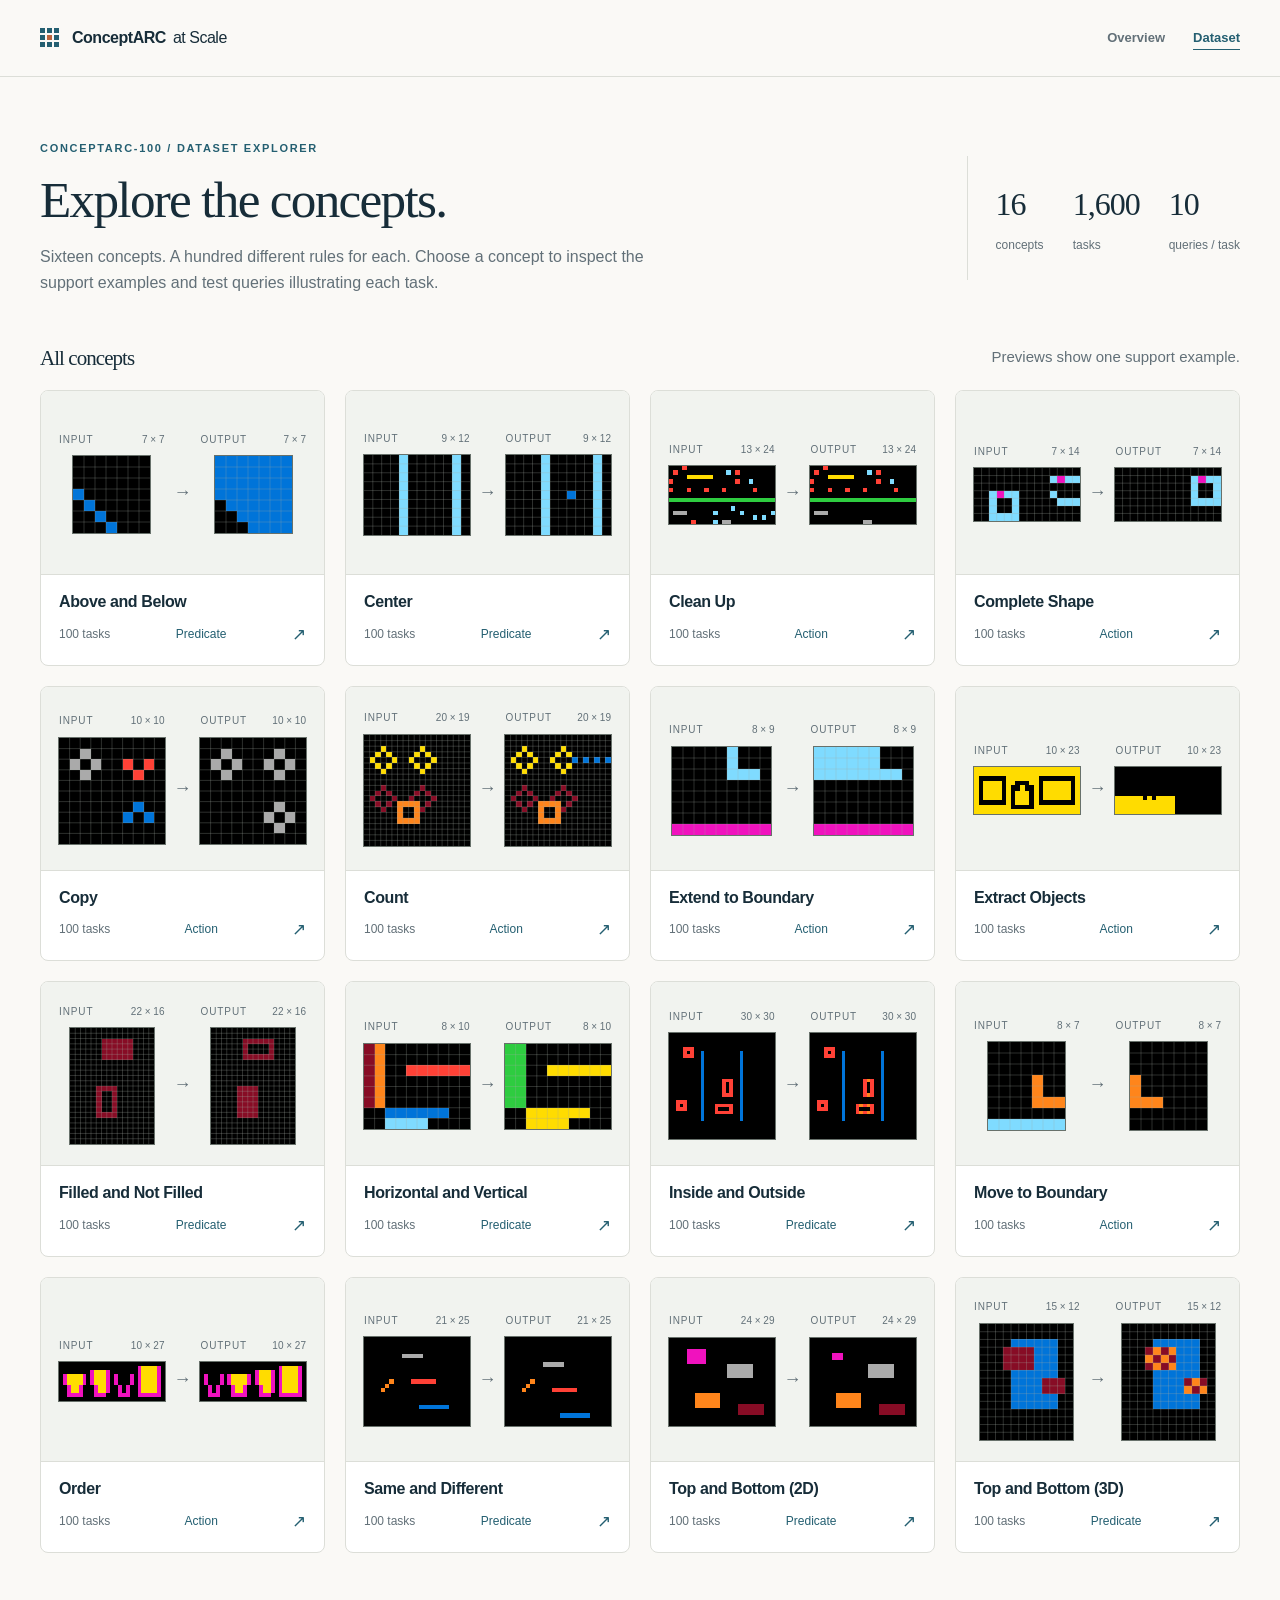
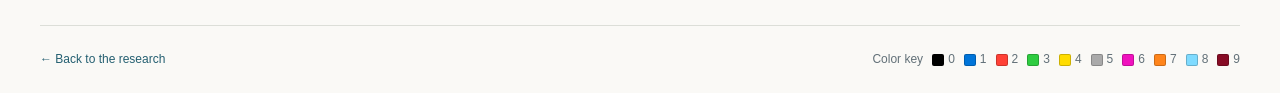
<file: data_viewer.html>
<!doctype html>
<html lang="en">
<head>
  <meta charset="utf-8">
  <meta name="viewport" content="width=device-width, initial-scale=1">
  <meta name="color-scheme" content="light">
  <meta name="description" content="Explore ConceptARC-100: 1,600 visual reasoning tasks across 16 concepts, with support examples and ten test queries per task.">
  <title>Dataset explorer · ConceptARC-100</title>
  <meta name="theme-color" content="#faf9f6">
  <link rel="icon" href="assets/favicon.svg" type="image/svg+xml">
  <link rel="stylesheet" href="assets/site.css">
  <link rel="stylesheet" href="assets/dataset.css?v=conceptarc-100-8-4">
  <script src="assets/dataset.js?v=conceptarc-100-8-9" defer></script>
</head>
<body class="dataset-page">
  <a class="dataset-skip" href="#main">Skip to content</a>
  <header class="site-header">
    <div class="nav-inner">
      <a class="brand" href="index.html" aria-label="ConceptARC at Scale home"><span class="brand-grid" aria-hidden="true"><i></i><i></i><i></i><i></i><i></i><i></i><i></i><i></i><i></i></span>ConceptARC <span class="brand-light">at Scale</span></a>
      <nav class="site-nav" aria-label="Project navigation">
        <a href="index.html">Overview</a>
        <a href="data_viewer.html" aria-current="page">Dataset</a>
      </nav>
    </div>
  </header>
  <p id="route-status" class="dataset-sr-only" role="status" aria-live="polite"></p>
  <main id="main" tabindex="-1" aria-busy="true">
    <h1>Explore the dataset.</h1>
    <p class="subtitle">Loading the concept catalog…</p>
  </main>
  <footer class="dataset-footer">
    <a href="index.html">← Back to the research</a>
    <div class="palette" id="palette" aria-label="ARC color values"></div>
  </footer>
  <dialog id="enlarged" aria-labelledby="dialog-title">
    <div class="dialog-heading">
      <h2 id="dialog-title">Enlarged example</h2>
      <button class="button" id="close-dialog" type="button" autofocus>Close ×</button>
    </div>
    <div id="dialog-body"></div>
    <p class="note dialog-note">Input and output use the same cell scale. Press Esc to close.</p>
  </dialog>
  <noscript><p class="dataset-noscript">The interactive dataset viewer needs JavaScript. <a href="index.html">Read the research overview</a>.</p></noscript>
</body>
</html>
</file>
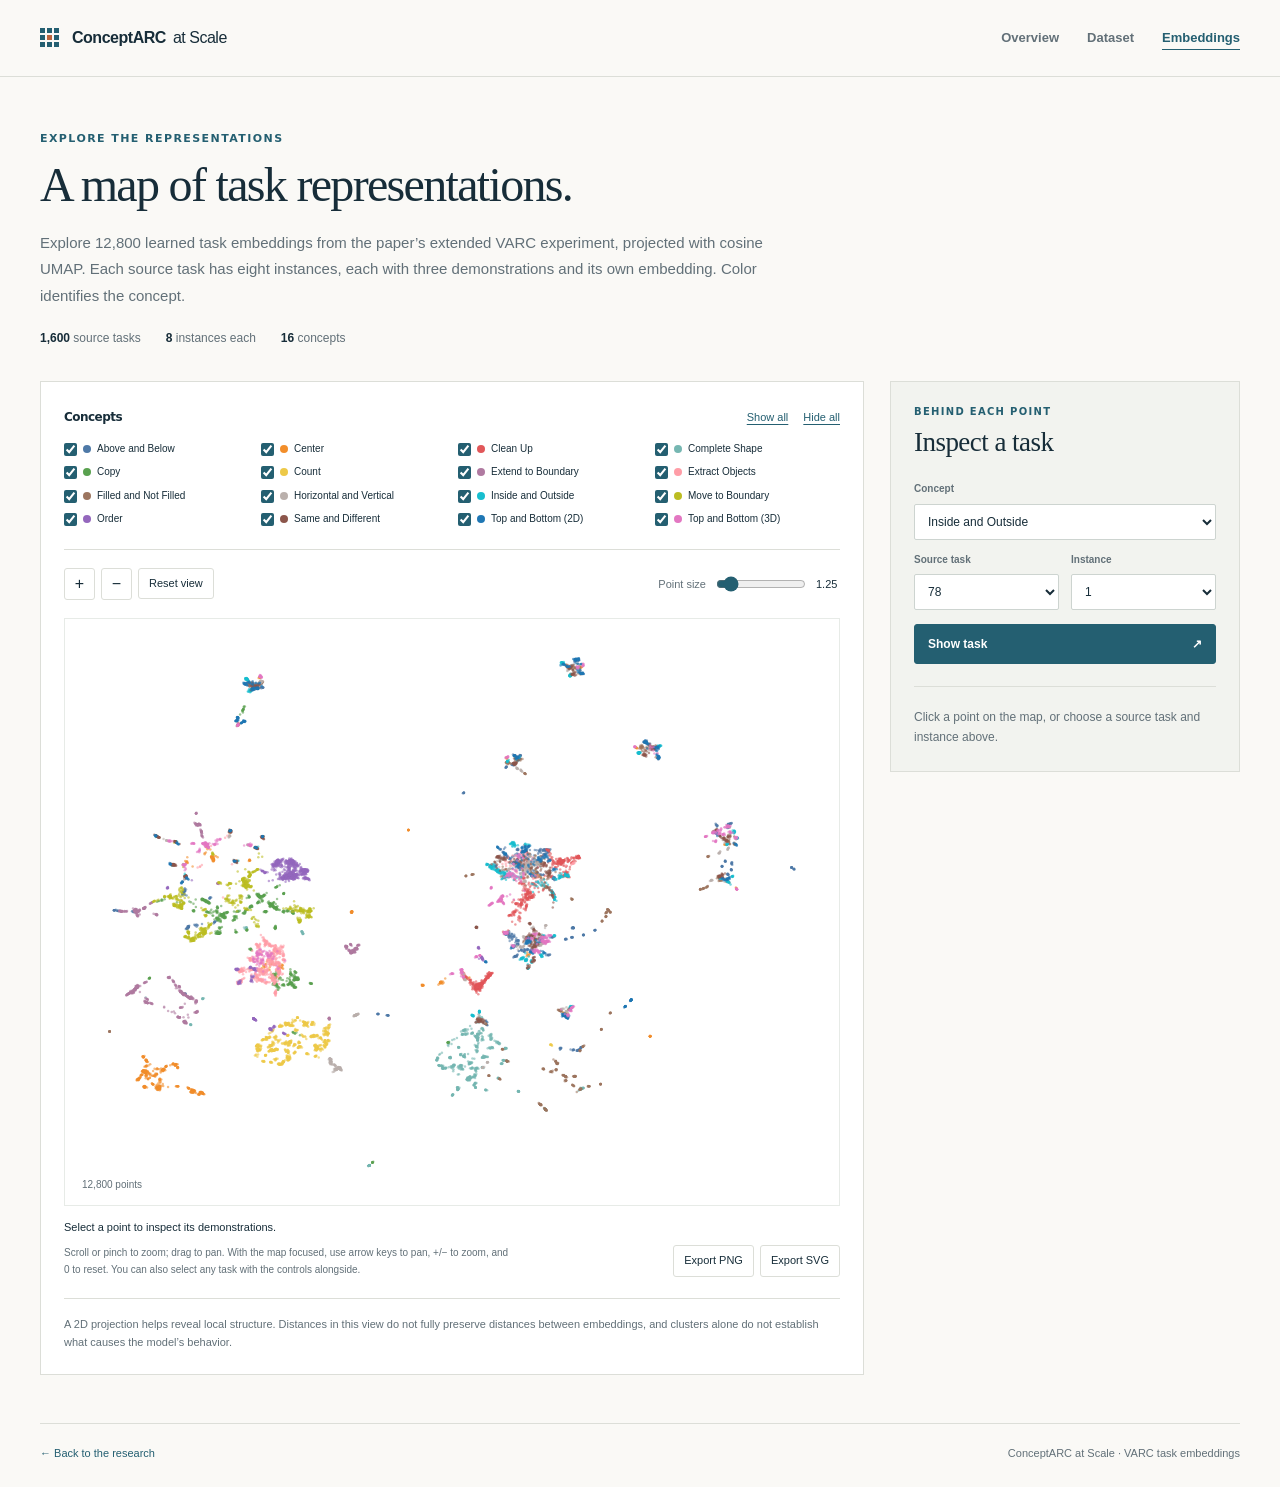
<file: VARC_Task_Embedding_Viewer.html>
<!doctype html>
<html lang="en">
<head>
  <meta charset="utf-8">
  <meta name="viewport" content="width=device-width, initial-scale=1">
  <meta name="description" content="Explore 12,800 VARC task-instance embeddings, filter the 16 ConceptARC concepts, and inspect the demonstrations behind each point.">
  <meta name="theme-color" content="#faf9f6">
  <title>12,800 VARC task embeddings · ConceptARC at Scale</title>
  <script>if (new URLSearchParams(location.search).get("embed") === "1") document.documentElement.classList.add("is-embedded");</script>
  <link rel="icon" href="assets/favicon.svg" type="image/svg+xml">
  <link rel="stylesheet" href="assets/site.css">
  <link rel="stylesheet" href="assets/embedding.css">
  <script src="assets/embedding.js?v=gray-grid-0.5" defer></script>
</head>
<body>
  <a class="skip-link" href="#main">Skip to explorer</a>
  <header class="site-header">
    <div class="nav-inner">
      <a class="brand" href="index.html" aria-label="ConceptARC at Scale home"><span class="brand-grid" aria-hidden="true"><i></i><i></i><i></i><i></i><i></i><i></i><i></i><i></i><i></i></span>ConceptARC <span class="brand-light">at Scale</span></a>
      <nav class="site-nav" aria-label="Main navigation">
        <a href="index.html">Overview</a>
        <a href="data_viewer.html">Dataset</a>
        <a href="VARC_Task_Embedding_Viewer.html" aria-current="page">Embeddings</a>
      </nav>
    </div>
  </header>

  <main id="main" class="embedding-main" tabindex="-1" aria-label="Interactive VARC embedding explorer">
    <header class="explorer-heading">
      <p class="explorer-eyebrow">Explore the representations</p>
      <h1>A map of task representations.</h1>
      <p>Explore 12,800 learned task embeddings from the paper’s extended VARC experiment, projected with cosine UMAP. Each source task has eight instances, each with three demonstrations and its own embedding. Color identifies the concept.</p>
      <div class="explorer-statline"><span><strong>1,600</strong> source tasks</span><span><strong>8</strong> instances each</span><span><strong>16</strong> concepts</span></div>
    </header>

    <div id="index-status" class="explorer-notice" role="status" aria-live="polite">Loading the embedding map…</div>
    <noscript><p class="explorer-notice">This explorer needs JavaScript. Read the <a href="index.html#representations">representation analysis on the project page</a> for an overview.</p></noscript>

    <div id="explorer" class="embedding-layout" hidden>
      <section class="map-panel" aria-label="Embedding map and filters">
        <div class="filter-heading"><h2>Concepts</h2><div class="filter-actions"><button id="show-all" type="button">Show all</button><button id="hide-all" type="button">Hide all</button></div></div>
        <div id="legend" class="concept-legend" role="group" aria-label="Show or hide concepts"></div>
        <div class="map-toolbar">
          <div class="zoom-controls" role="group" aria-label="Map view"><button id="zoom-in" type="button" aria-label="Zoom in">+</button><button id="zoom-out" type="button" aria-label="Zoom out">−</button><button id="reset-view" type="button">Reset view</button></div>
          <label class="point-control" for="point-size">Point size <input id="point-size" type="range" min="0.5" max="8" step="0.25" value="1.25"><output id="point-size-value" for="point-size">1.25</output></label>
        </div>
        <div class="plot-wrap">
          <canvas id="plot" tabindex="0" role="img" aria-label="Interactive UMAP map of 12,800 VARC task-instance embeddings" aria-describedby="map-instructions"></canvas>
          <div id="empty-map" class="empty-map" hidden>No concepts selected. <button id="restore-concepts" type="button">Show all concepts</button></div>
          <span id="visible-count" class="visible-count">12,800 points</span>
        </div>
        <p id="point-hint" class="point-hint">Select a point to inspect its demonstrations.</p>
        <div class="map-bottom"><p id="map-instructions">Scroll or pinch to zoom; drag to pan. With the map focused, use arrow keys to pan, +/− to zoom, and 0 to reset. You can also select any task with the controls alongside.</p><div class="export-controls"><button id="export-png" type="button">Export PNG</button><button id="export-svg" type="button">Export SVG</button></div></div>
        <p id="export-status" class="export-status" role="status" aria-live="polite"></p>
        <p class="projection-note">A 2D projection helps reveal local structure. Distances in this view do not fully preserve distances between embeddings, and clusters alone do not establish what causes the model’s behavior.</p>
      </section>

      <aside class="inspection-panel" aria-labelledby="inspect-heading">
        <div class="inspection-heading"><p class="explorer-eyebrow">Behind each point</p><h2 id="inspect-heading">Inspect a task</h2></div>
        <form id="task-picker" class="task-picker">
          <label for="pick-concept">Concept<select id="pick-concept" name="concept"></select></label>
          <div class="picker-row"><label for="pick-source">Source task<select id="pick-source" name="source"></select></label><label for="pick-instance">Instance<select id="pick-instance" name="instance"></select></label></div>
          <button class="button inspect-button" type="submit">Show task <span aria-hidden="true">↗</span></button>
        </form>
        <div id="selection-heading" class="selection-heading" hidden><h3 id="task-title" aria-live="polite"></h3><p id="task-id"></p><a id="source-link" href="data_viewer.html">View source task <span aria-hidden="true">↗</span></a><p class="instance-note">These demonstrations were used in the embedding experiment. Follow the source task link to see the current examples in the dataset viewer.</p></div>
        <div id="support-status" class="support-status" role="status" aria-live="polite">Click a point on the map, or choose a source task and instance above.</div>
        <div id="supports" class="support-list"></div>
      </aside>
    </div>
    <footer class="explorer-footer"><a href="index.html">← Back to the research</a><span>ConceptARC at Scale · VARC task embeddings</span></footer>
  </main>
</body>
</html>
</file>
<file: assets/site.css>
:root{--paper:#faf9f6;--ink:#172d39;--muted:#627078;--line:#dcded8;--accent:#245f71;--accent-light:#e9f0ef;--rust:#bd643d;--white:#fff;--serif:Georgia,'Times New Roman',serif;--sans:Inter,-apple-system,BlinkMacSystemFont,'Segoe UI',sans-serif;--radius:6px;color-scheme:light}
*{box-sizing:border-box}html{scroll-behavior:smooth;scroll-padding-top:95px}body{margin:0;background:var(--paper);color:var(--ink);font-family:var(--sans);font-size:16px;line-height:1.65;-webkit-font-smoothing:antialiased}button,input,select{font:inherit}button,a,input,select,summary{-webkit-tap-highlight-color:transparent}button{cursor:pointer}a{color:var(--accent);text-decoration-thickness:1px;text-underline-offset:4px}a:hover{color:var(--rust)}button:focus-visible,a:focus-visible,input:focus-visible,select:focus-visible,summary:focus-visible,[tabindex]:focus-visible{outline:3px solid #cf8143;outline-offset:4px}img,svg{max-width:100%}img{height:auto;display:block}button:disabled{cursor:default;opacity:.5}h1,h2,h3,h4,p,figure{margin:0}h1,h2{font-family:var(--serif);font-weight:400;letter-spacing:-.045em;line-height:1.08}h2{font-size:clamp(36px,4.2vw,52px)}h2 em,h4 em{font-weight:400;color:var(--accent)}h3{font-size:21px;line-height:1.35;letter-spacing:-.025em}h4{font-size:16px;line-height:1.4}sup{font-size:.65em;color:var(--muted);margin-left:2px}strong{font-weight:650}::selection{background:#d2e4df}button{color:var(--ink)}[hidden]{display:none!important}.sr-only{position:absolute!important;width:1px;height:1px;padding:0;margin:-1px;overflow:hidden;clip:rect(0,0,0,0);white-space:nowrap;border:0}.skip-link{position:fixed;z-index:99;top:10px;left:10px;transform:translateY(-180%);background:var(--ink);color:#fff;padding:10px 18px}.skip-link:focus{transform:translateY(0)}
.site-header{position:sticky;top:0;z-index:20;border-bottom:1px solid var(--line);background:rgba(250,249,246,.96);backdrop-filter:blur(12px)}.nav-inner{max-width:1280px;padding:0 40px;margin:auto;min-height:76px;display:flex;align-items:center;justify-content:space-between;gap:24px}.brand{font-weight:700;font-size:16px;color:var(--ink);text-decoration:none;display:inline-flex;align-items:center;gap:7px;white-space:nowrap;letter-spacing:-.03em}.brand-light{font-weight:400}.brand-grid{display:grid;grid-template-columns:repeat(3,5px);gap:2px;margin-right:6px}.brand-grid i{height:5px;background:var(--accent)}.brand-grid i:nth-child(5){background:var(--rust)}.site-nav{display:flex;align-items:center;gap:28px;font-size:13px;font-weight:550}.site-nav a{text-decoration:none;color:var(--muted);white-space:nowrap}.site-nav a:hover,.site-nav a[aria-current=page]{color:var(--accent)}.site-nav a[aria-current=page]{text-decoration:underline;text-underline-offset:7px}.button{display:inline-flex;justify-content:center;align-items:center;gap:16px;padding:12px 19px;border:1px solid #bcc8c9;background:transparent;border-radius:4px;color:var(--ink);text-decoration:none;font-size:13px;font-weight:600;line-height:1.5;transition:background .15s,border-color .15s}.button:hover{background:var(--accent-light);border-color:var(--accent);color:var(--accent)}.button.primary{background:var(--accent);border-color:var(--accent);color:#fff}.button.primary:hover{background:#184b5c}.text-button{padding:4px 0;background:none;border:none;font-size:12px;color:var(--accent);text-decoration:none}.text-button:hover{text-decoration:underline}.section-wrap{max-width:1200px;margin:auto;padding-left:40px;padding-right:40px}.section-block{padding-top:84px;padding-bottom:84px;border-top:1px solid var(--line)}.eyebrow{display:flex;align-items:center;gap:12px;font-size:10px;text-transform:uppercase;letter-spacing:.15em;font-weight:700;color:var(--accent);line-height:1.7}.tiny-line{width:25px;height:1px;background:var(--rust)}.mini-label{font-size:10px;letter-spacing:.08em;text-transform:uppercase;font-weight:600;color:var(--muted)}.section-heading{display:grid;grid-template-columns:1.06fr 1fr;column-gap:80px;align-items:end;margin-bottom:36px}.section-heading .eyebrow{grid-column:1/-1;margin-bottom:20px}.section-heading>p:last-child{font-size:15px;max-width:510px;color:var(--muted);padding-bottom:3px}.section-note{font-size:13px;color:var(--muted);margin-top:24px;max-width:900px}.small-note{font-size:13px;color:var(--muted);line-height:1.65}
.hero{padding-top:70px;padding-bottom:42px}.hero h1{font-size:clamp(43px,5.7vw,72px);margin-top:20px;letter-spacing:-.05em}.hero h1 em{font-weight:400;color:var(--accent)}.hero h1>span{font-size:clamp(23px,3.2vw,39px);display:block;line-height:1.2;margin-top:12px;letter-spacing:-.025em}.hero-question{font-size:18px;color:var(--muted);margin-top:25px;line-height:1.55}.authors{display:flex;flex-wrap:wrap;gap:5px 19px;font-size:13px;margin-top:29px;max-width:1060px}.affiliations{display:flex;flex-wrap:wrap;gap:3px 18px;font-size:10px;color:var(--muted);margin-top:9px}.hero-actions{display:flex;align-items:center;flex-wrap:wrap;gap:12px;margin-top:27px}.resource-links{display:inline-flex;flex-wrap:wrap;gap:16px;align-items:center;font-size:13px}.stat-line{display:grid;grid-template-columns:repeat(4,1fr);border-top:1px solid var(--line);margin-top:45px;padding-top:24px}.stat-line>div{display:flex;align-items:baseline;gap:12px;padding-left:24px;border-left:1px solid var(--line)}.stat-line>div:first-child{padding-left:0;border:none}.stat-line strong{font-family:var(--serif);font-size:33px;font-weight:400;letter-spacing:-.03em;line-height:1.1}.stat-line span{font-size:10px;color:var(--muted);line-height:1.5;max-width:110px}
.example-grid{display:grid;grid-template-columns:1fr 1fr;gap:24px}.task-example{border:1px solid var(--line);border-radius:var(--radius);background:#fff;overflow:hidden}.example-top{display:flex;justify-content:space-between;align-items:center;padding:14px 20px;border-bottom:1px solid #efefea;gap:10px}.task-example>img{width:100%;padding:18px 18px 0;background:#fff}.task-example figcaption{padding:22px 24px 25px}.task-example h3{font-family:var(--serif);font-size:23px;font-weight:400;letter-spacing:-.025em}.task-example figcaption p{font-size:13px;color:var(--muted);margin-top:10px;min-height:44px}.task-example figcaption a{font-size:12px;display:inline-block;margin-top:17px;text-decoration:none;font-weight:600}.generator-diagram{margin-top:38px;border:1px solid #c6d3d0;background:#f0f3ef;padding:25px 30px 0;border-radius:var(--radius)}.constraint-label{display:flex;align-items:center;gap:12px;font-size:11px;color:var(--accent);letter-spacing:.02em}.constraint-line{height:1px;background:#bdceca;flex:1}.generator-steps{display:grid;grid-template-columns:1fr 40px 1fr 40px 1fr;gap:15px;padding:30px 0}.generator-step .step-number{font-size:10px;color:#819a9c;letter-spacing:.1em}.generator-step h3{font-family:var(--serif);font-size:29px;font-weight:400;margin-top:7px}.generator-step p{color:var(--muted);font-size:13px;line-height:1.6;margin-top:10px}.step-example{font-size:11px;margin-top:18px;color:var(--accent);padding-top:12px;border-top:1px solid #d2ded8}.step-arrow{align-self:center;color:#86a09d;font-size:24px}.generator-output{border-top:1px solid #c6d3d0;padding:17px 0;display:flex;justify-content:center;align-items:center;gap:25px;font-size:12px}.generator-output>span:first-child{color:var(--muted)}
.finding{padding:42px 0;border-top:1px solid var(--line)}.finding:last-child{padding-bottom:0}.finding-heading{display:flex;gap:24px;margin-bottom:26px;align-items:start}.finding-number{font-family:var(--serif);font-size:23px;line-height:1.25;color:#799394}.finding-heading h3{font-size:23px;font-weight:550}.finding-heading p{color:var(--muted);font-size:14px;max-width:800px;margin-top:11px}.finding-heading p strong{color:var(--ink)}.chart-panel{padding:24px;border:1px solid var(--line);background:#fff;border-radius:var(--radius);min-width:0}.panel-heading{display:flex;gap:12px;align-items:baseline;justify-content:space-between;margin-bottom:12px}.panel-heading h4{font-size:14px;font-weight:650}.panel-heading>.mini-label{font-size:9px;text-align:right}.control-hint{color:var(--muted);font-size:11px;margin-top:-5px;margin-bottom:20px}.performance-layout{display:grid;grid-template-columns:1fr 1fr;gap:20px;align-items:start}.model-group-label{font-size:9px;letter-spacing:.12em;text-transform:uppercase;color:var(--muted);margin:12px 0 8px}.model-group-label:not(:first-child){border-top:1px solid var(--line);padding-top:17px;margin-top:20px}.model-bar{position:relative;display:grid;grid-template-columns:130px 1fr 40px;align-items:center;gap:10px;width:100%;padding:9px 7px;border:none;border-radius:3px;background:transparent;font-size:11px;text-align:left;transition:background .15s}.model-bar:hover{background:#f2f5f2}.model-bar[aria-pressed=true]{background:#eaf1ef}.model-bar[aria-pressed=true] .bar-name{font-weight:700;color:var(--accent)}.bar-track{height:8px;background:#f0f1ed;border-radius:1px;overflow:hidden;display:block}.bar-fill{height:100%;display:block;background:var(--accent);border-radius:1px}.bar-value{font-variant-numeric:tabular-nums;text-align:right;font-size:11px}.concept-group{margin-bottom:10px}.concept-group h5{margin:14px 0 5px;font-size:9px;color:var(--muted);font-weight:600;text-transform:uppercase;letter-spacing:.1em}.concept-row{display:grid;grid-template-columns:142px 1fr 39px;align-items:center;gap:8px;font-size:10px;min-height:24px}.concept-row>a{text-decoration:none;color:var(--muted)}.concept-row>a:hover{text-decoration:underline;color:var(--accent)}.concept-row .bar-track{height:5px}.concept-row .bar-fill{background:#739ba1}.concept-group.action .bar-fill{background:#ba835e}.concept-row .bar-value{font-size:10px}.table-scroll{overflow:auto;max-width:100%;margin:18px 0}table{border-collapse:collapse;font-size:11px;white-space:nowrap;width:100%;font-variant-numeric:tabular-nums}th,td{border-bottom:1px solid var(--line);padding:10px;text-align:right}th:first-child,td:first-child{text-align:left}thead th{font-size:10px;color:var(--muted)}table caption{text-align:left;font-size:12px;margin-bottom:12px;color:var(--muted)}.average-row{font-weight:700;background:#f0f3ef}details{border-bottom:1px solid var(--line);padding:14px 0;font-size:12px}details summary{cursor:pointer;color:var(--accent);font-weight:550;list-style:none;display:flex;align-items:center;gap:10px}details summary::before{content:'+';font-size:17px;font-weight:400;line-height:1}details[open] summary::before{content:'−'}details summary::-webkit-details-marker{display:none}.detail-copy{color:var(--muted);max-width:900px;margin:14px 0 4px;line-height:1.8}.detail-copy p+p{margin-top:10px}.chart-legend{border:0;padding:0;margin:0 0 14px;display:flex;flex-wrap:wrap;gap:6px 14px;min-width:0}.chart-legend label{display:flex;align-items:center;gap:5px;font-size:10px;cursor:pointer;color:var(--muted);white-space:nowrap}.chart-legend input{width:12px;height:12px;margin:0;accent-color:var(--series-color,var(--accent))}.legend-swatch{width:14px;height:3px;background:var(--series-color);display:inline-block}.line-chart{width:100%;position:relative;min-width:0}.line-chart>svg{display:block;width:100%;height:auto;overflow:visible;touch-action:pan-y}.chart-axis-label{font-family:var(--sans);font-size:11px;fill:#627078}.chart-tick{font-family:var(--sans);font-size:10px;fill:#627078}.slider-row{display:flex;align-items:center;gap:16px;font-size:11px;margin-top:15px;border-top:1px solid #eeeee8;padding-top:15px}.slider-row input{flex:1;min-width:50px;accent-color:var(--accent)}.slider-row output{font-variant-numeric:tabular-nums;font-weight:700;min-width:45px;text-align:right}.chart-readout{display:grid;grid-template-columns:repeat(5,minmax(0,1fr));gap:8px 15px;margin-top:18px}.readout-item{border-left:2px solid var(--series-color);padding-left:9px;min-width:0}.readout-item>span{font-size:9px;color:var(--muted);display:block;white-space:normal;line-height:1.5}.readout-item strong{font-size:17px;font-weight:500;font-variant-numeric:tabular-nums}.readout-item small{font-size:9px;color:var(--muted);display:block}.chart-empty{font-size:12px;color:var(--muted);text-align:center;padding:15px}.support-callout{display:grid;grid-template-columns:1fr 1fr;gap:45px;background:#f0f3ef;border-left:2px solid #74968b;padding:29px 32px;margin-top:24px}.support-callout h4{font-family:var(--serif);font-size:27px;font-weight:400;margin-top:10px;line-height:1.2;letter-spacing:-.025em}.support-callout>div>p:last-child{font-size:12px;color:var(--muted);max-width:350px;margin-top:12px}.before-after>div{display:flex;align-items:center;justify-content:space-between;gap:15px;border-bottom:1px solid #d5dfd8;padding:12px 0}.before-after>div>span{font-size:11px;color:var(--muted)}.before-after p{display:flex;gap:17px;align-items:center;font-size:16px;font-variant-numeric:tabular-nums}.before-after p>span{color:var(--muted);font-size:13px}.before-after p strong{font-family:var(--serif);color:var(--accent);font-size:28px;font-weight:400}.before-after small{display:block;font-size:10px;color:var(--muted);margin-top:12px}.representation-layout{display:grid;grid-template-columns:minmax(0,2.4fr) minmax(210px,1fr);gap:22px}.compact-readout{grid-template-columns:repeat(4,1fr)}.varc-panel{border:1px solid #c6d3d0;background:#eef2ee;border-radius:var(--radius);padding:25px 22px}.varc-panel h4{font-family:var(--serif);font-size:32px;font-weight:400;margin:10px 0}.varc-panel>p:not(.eyebrow){font-size:12px;color:var(--muted)}#varc-bars{margin:22px 0}.varc-row{margin-bottom:16px}.varc-row>div{display:flex;justify-content:space-between;font-size:12px;margin-bottom:5px}.varc-row strong{font-weight:500;font-variant-numeric:tabular-nums}.varc-row .bar-track{height:6px;background:#dce5df}.metric-explainer{font-size:13px;color:var(--muted);margin:20px 0 7px;max-width:910px}.metric-explainer strong{color:var(--ink);font-weight:550}.load-status{font-size:13px;padding:14px 18px;background:#eaf1ef;border-radius:4px;margin-bottom:20px}.load-status button{margin-left:12px}
.embedding-section{display:grid;grid-template-columns:1fr 1.4fr;gap:55px;align-items:center}.embedding-copy h2{margin-top:20px}.embedding-copy>p:not(.eyebrow){margin-top:23px;font-size:14px;color:var(--muted)}.embedding-copy>p.small-note{font-size:12px;margin-top:16px}.embedding-copy>.button{margin-top:26px}.embedding-preview{padding:12px 16px 16px;background:#fff;border:1px solid var(--line);border-radius:var(--radius)}.embedding-preview img{width:100%}.embedding-preview figcaption{display:flex;justify-content:space-between;gap:15px;border-top:1px solid #eeeee8;padding-top:12px;font-size:9px;color:var(--muted);letter-spacing:.02em}.site-footer{display:flex;flex-wrap:wrap;justify-content:space-between;gap:24px;border-top:1px solid var(--line);padding-top:32px;padding-bottom:40px;font-size:12px}.site-footer p{font-size:11px;color:var(--muted);margin-top:8px}.site-footer>div:last-of-type{display:flex;flex-direction:column;align-items:flex-end;gap:12px}pre{white-space:pre-wrap;overflow-wrap:anywhere;font-size:12px}.example-dialog{max-width:1100px;width:calc(100% - 32px);max-height:95dvh;background:var(--paper);border:1px solid var(--line);border-radius:8px;padding:24px;color:var(--ink)}dialog::backdrop{background:rgba(14,30,38,.65);backdrop-filter:blur(3px)}.dialog-header{display:flex;justify-content:space-between;align-items:center;gap:16px;margin-bottom:20px}.dialog-header h2{font-size:25px}.example-dialog>img{width:100%;margin-bottom:18px}
@media(min-width:1440px){.hero{padding-top:85px}.section-block{padding-top:96px;padding-bottom:96px}}
@media(max-width:1050px){.section-heading{column-gap:35px}.stat-line>div{display:block}.stat-line span{display:block;max-width:none;margin-top:5px}.stat-line strong{font-size:32px}.model-bar{grid-template-columns:110px 1fr 38px;gap:7px;font-size:10px}.concept-row{grid-template-columns:118px 1fr 34px;font-size:9px;gap:6px}.chart-panel{padding:20px}.representation-layout{grid-template-columns:minmax(0,2fr) minmax(200px,1fr)}.embedding-section{gap:30px}.chart-readout{grid-template-columns:repeat(3,1fr)}.compact-readout{grid-template-columns:repeat(4,1fr)}}
@media(max-width:760px){.nav-inner{padding:14px 22px;min-height:70px;flex-wrap:wrap;gap:9px}.site-nav{gap:19px;font-size:11px}.brand{font-size:14px}.section-wrap{padding-left:22px;padding-right:22px}.section-block{padding-top:50px;padding-bottom:50px}.hero{padding-top:46px;padding-bottom:30px}.hero h1{font-size:49px}.hero h1>span{font-size:28px}.hero-question{font-size:16px;margin-top:22px}.authors{font-size:12px;gap:5px 13px;margin-top:25px}.affiliations{font-size:9px;gap:3px 11px}.hero-actions{gap:8px}.hero-actions .button{font-size:11px;padding:11px 13px;gap:10px}.stat-line{margin-top:33px}.stat-line>div{padding-left:15px}.stat-line strong{font-size:27px}.stat-line span{font-size:9px}.section-heading{display:block;margin-bottom:27px}.section-heading .eyebrow{margin-bottom:14px}.section-heading>p:last-child{margin-top:20px;max-width:600px;font-size:14px}.example-grid{gap:16px}.example-top{padding:12px}.example-top .mini-label{font-size:8px}.example-top .text-button{font-size:10px}.task-example>img{padding:12px 10px 0}.task-example figcaption{padding:16px}.task-example h3{font-size:21px}.task-example figcaption p{font-size:12px}.task-example figcaption a{font-size:11px}.generator-diagram{padding:20px 20px 0}.generator-steps{grid-template-columns:1fr 22px 1fr 22px 1fr;gap:10px}.generator-step h3{font-size:24px}.generator-step p{font-size:11px}.step-example{font-size:10px;min-height:44px}.constraint-label{font-size:10px;gap:9px}.generator-output{font-size:11px;gap:15px}.performance-layout{grid-template-columns:1fr 1fr;gap:12px}.chart-panel{padding:17px}.panel-heading{flex-wrap:wrap;gap:4px}.panel-heading h4{font-size:13px}.model-bar{grid-template-columns:105px 1fr 34px;font-size:9px;gap:5px;padding:9px 2px}.bar-value{font-size:10px}.concept-row{grid-template-columns:112px 1fr 31px;gap:4px;font-size:9px}.concept-row .bar-value{font-size:9px}.finding-heading{gap:16px}.finding-heading h3{font-size:21px}.finding-heading p{font-size:13px}.representation-layout{grid-template-columns:1fr}.varc-panel{padding:22px}.varc-panel h4{font-size:26px}.varc-panel>p{max-width:460px}#varc-bars{display:grid;grid-template-columns:1fr 1fr;gap:5px 30px;margin:16px 0 0}.support-callout{gap:25px;padding:24px}.support-callout h4{font-size:25px}.before-after>div{display:block}.before-after p{margin-top:5px;justify-content:space-between}.embedding-section{grid-template-columns:1fr;gap:30px}.embedding-copy h2 br{display:none}.embedding-copy .small-note{max-width:570px}.embedding-preview{max-width:700px}.site-footer{padding-top:26px;padding-bottom:30px}}
@media(max-width:540px){html{scroll-padding-top:118px}.nav-inner{gap:11px;padding:14px 20px}.site-nav{width:100%;gap:25px}.section-wrap{padding-left:20px;padding-right:20px}.hero h1{font-size:43px}.hero h1>span{font-size:25px;line-height:1.22}.desktop-break{display:none}.hero-question{max-width:300px}.hero-actions .button{width:100%;justify-content:space-between;font-size:12px}.stat-line{grid-template-columns:1fr 1fr;gap:22px 0;padding-top:22px}.stat-line>div:nth-child(3){padding-left:0;border:none}.stat-line strong{font-size:30px}.stat-line span{font-size:10px}.eyebrow{font-size:9px;letter-spacing:.13em}h2{font-size:37px}.example-grid{grid-template-columns:1fr;gap:20px}.example-top{padding:13px 16px}.example-top .mini-label{font-size:10px}.example-top .text-button{font-size:11px}.task-example figcaption{padding:20px}.task-example figcaption p{min-height:0}.task-example h3{font-size:23px}.constraint-label{flex-wrap:wrap;justify-content:space-between;gap:5px}.constraint-line{display:none}.generator-steps{display:flex;flex-direction:column;gap:15px;padding:24px 0}.generator-step{display:grid;grid-template-columns:30px 1fr;column-gap:10px}.generator-step h3{margin:0;line-height:1.2}.generator-step .step-number{align-self:center}.generator-step p{grid-column:2;font-size:12px;margin-top:7px}.generator-step p br{display:none}.step-example{grid-column:2;font-size:10px;margin-top:10px;padding-top:8px;min-height:0}.step-arrow{transform:rotate(90deg);align-self:center;font-size:20px;line-height:1}.generator-output{flex-wrap:wrap;gap:6px 12px;font-size:10px}.performance-layout{grid-template-columns:1fr}.model-bar{grid-template-columns:130px 1fr 42px;gap:8px;font-size:11px}.concept-row{grid-template-columns:140px 1fr 39px;gap:8px;font-size:10px}.concept-row .bar-value{font-size:10px}.panel-heading h4{font-size:14px}.chart-panel{padding:19px 15px}.finding-heading{gap:12px}.finding-heading h3{font-size:20px}.finding-number{font-size:20px}.chart-legend{gap:8px 13px}.chart-legend label{font-size:9px}.chart-readout{grid-template-columns:repeat(2,1fr);gap:13px}.compact-readout{grid-template-columns:repeat(2,1fr)}.slider-row{gap:10px;flex-wrap:wrap}.slider-row label{flex-basis:100%}.slider-row input{margin:0}.slider-row output{min-width:40px}.support-callout{grid-template-columns:1fr;gap:15px;padding:24px}.support-callout h4 br{display:none}.before-after>div{display:flex}.before-after p{gap:16px}.before-after>div>span{font-size:10px}.before-after p strong{font-size:25px}.before-after p>span{font-size:12px}.embedding-copy h2 br{display:block}.embedding-preview{padding:8px 10px 12px}.embedding-preview figcaption{font-size:8px;gap:8px}.site-footer>div:last-of-type{align-items:start}.example-dialog{padding:15px}.dialog-header h2{font-size:19px}.dialog-header .button{padding:7px 12px}.example-dialog>img{min-width:0}}
@media(prefers-reduced-motion:reduce){html{scroll-behavior:auto}*,*::before,*::after{transition:none!important;animation:none!important}}
@media print{.site-header,.hero-actions,.site-footer,.chart-legend,.slider-row,.text-button{display:none!important}.section-block{padding:24px 0}.section-wrap{max-width:none}.finding,.task-example{break-inside:avoid}body{background:white}}

/* Background and complete three-demonstration task presentations. */
.conceptarc-context{align-items:start}
.background-copy,.conclusion-copy{font-size:14px;color:var(--muted);line-height:1.8;min-width:0}
.background-copy p+p,.conclusion-copy p+p{margin-top:12px}
.conceptarc-context strong{color:var(--ink)}
.example-grid{grid-template-columns:1fr;gap:26px}
.task-example figcaption{display:grid;grid-template-columns:1fr 1fr;gap:28px;align-items:start;padding:23px 25px;border-bottom:1px solid #eeeee8}
.task-example figcaption h3{margin-top:8px;font-size:25px;max-width:460px}
.task-example figcaption p{min-height:0;margin-top:0}
.task-example figcaption a{margin-top:10px}
.task-supports{display:grid;grid-template-columns:repeat(3,minmax(0,1fr));padding:18px 10px 22px}
.support-example{min-width:0;padding:0 12px}
.support-example+.support-example{border-left:1px solid #eeeee8}
.support-example .example-top{padding:0 4px 10px;border:0;gap:7px}
.support-example .mini-label{font-size:9px;letter-spacing:.06em}
.support-example .text-button{font-size:10px}
.support-example img{width:100%;height:auto}
.paper-generator-figure{background:var(--paper);overflow:hidden;isolation:isolate}
.paper-generator-figure>a{display:block;padding:26px 20px}
.paper-generator-figure img{width:100%;height:auto}
.paper-generator-figure figcaption{display:flex;justify-content:space-between;gap:25px;padding:18px 24px;border-top:1px solid #eeeee8;font-size:12px;color:var(--muted);line-height:1.7}
.paper-generator-figure figcaption>span{max-width:760px}
.paper-generator-figure figcaption>a{white-space:nowrap;align-self:center}
@media(max-width:900px){.conceptarc-context{grid-template-columns:1fr;gap:20px}.task-example figcaption{gap:20px;padding:20px}.task-example figcaption h3{font-size:23px}.task-supports{padding:15px 5px 19px}.support-example{padding:0 8px}.support-example .example-top{flex-wrap:wrap;gap:1px}.support-example .mini-label{font-size:8px}.support-example .text-button{font-size:9px}.paper-generator-figure figcaption{gap:15px;font-size:11px;padding:15px 18px}}
@media(max-width:760px){.background-copy,.conclusion-copy{margin-top:20px}}
@media(max-width:600px){.background-copy,.conclusion-copy{font-size:13px}.task-example figcaption{grid-template-columns:1fr;gap:12px;padding:20px}.task-example figcaption h3{font-size:24px}.task-supports{grid-template-columns:1fr;padding:0 16px 16px}.support-example{padding:16px 0 0}.support-example+.support-example{border-left:0;border-top:1px solid #eeeee8;margin-top:16px}.support-example .example-top{flex-wrap:nowrap;padding:0 5px 8px}.support-example .mini-label{font-size:10px}.support-example .text-button{font-size:11px}.paper-generator-figure>a{padding:12px 8px}.paper-generator-figure figcaption{display:block;padding:15px 17px}.paper-generator-figure figcaption>a{display:block;width:fit-content;margin-top:10px}}

/* Background, dataset motivation, preview, and inline explorer. */
.examples-intro{font-size:14px;line-height:1.8;color:var(--muted);max-width:900px;margin-bottom:24px}
.examples-intro strong{color:var(--ink)}
.concept-examples{margin-top:36px}
.scale-motivation{display:grid;grid-template-columns:.85fr 2fr;gap:55px;padding-top:35px;margin-top:35px;border-top:1px solid var(--line)}
.scale-motivation h3{font-family:var(--serif);font-size:28px;font-weight:400;margin-top:12px;line-height:1.2}
.limitations{margin:0;padding-left:20px;font-size:14px;line-height:1.75;color:var(--muted)}
.limitations li+li{margin-top:11px}
.limitations li::marker{color:var(--accent)}
.scale-motivation strong{color:var(--ink)}
.response-copy{font-size:14px;line-height:1.8;color:var(--muted)}
.response-copy p+p{margin-top:12px}
.generator-explanation,.generator-description,.task-programs{font-size:14px;color:var(--muted);line-height:1.8;max-width:1000px;margin:0 0 28px}
.generator-explanation strong,.generator-description strong,.task-programs strong{color:var(--ink)}
.generator-explanation p+p,.generator-description p+p,.task-programs p+p{margin-top:12px}
.generator-description,.task-programs{margin:24px 0 0}
.dataset-preview-card{display:block;margin-top:30px;padding:28px;background:#eef2ef;border:1px solid #c6d3d0;border-radius:var(--radius);text-decoration:none;color:var(--ink);transition:border-color .15s,box-shadow .15s}
.dataset-preview-card:hover{color:var(--ink);border-color:var(--accent);box-shadow:0 5px 22px rgba(23,45,57,.07)}
.dataset-preview-heading{display:flex;align-items:center;justify-content:space-between;gap:24px;margin-bottom:24px}
.dataset-preview-heading h3{font-family:var(--serif);font-size:32px;font-weight:400;line-height:1.2;margin-top:9px}
.dataset-preview-heading p{font-size:13px;color:var(--muted);max-width:640px;margin-top:10px}
.dataset-preview-arrow{flex-shrink:0;display:grid;place-items:center;width:44px;height:44px;border:1px solid #b7cbc4;border-radius:50%;font-size:25px;color:var(--accent)}
.dataset-preview-grid{display:grid;grid-template-columns:repeat(3,minmax(0,1fr));gap:14px}
.dataset-preview-tile{min-width:0;background:#fff;border:1px solid #dce3dc;border-radius:3px;padding:14px}
.dataset-preview-tile figcaption{font-size:12px;font-weight:600;color:var(--ink);margin-bottom:8px}
.dataset-preview-tile img{width:100%;height:auto}
.dataset-preview-footer{display:flex;align-items:center;justify-content:space-between;gap:20px;padding-top:22px;color:var(--muted);font-size:11px}
.dataset-preview-cta{display:inline-flex;align-items:center;gap:20px;flex-shrink:0;color:#fff;background:var(--accent);padding:11px 15px;border-radius:3px;font-size:12px;font-weight:600}
@media(max-width:900px){.dataset-preview-card{padding:22px}.dataset-preview-grid{gap:10px}.dataset-preview-tile{padding:11px}.dataset-preview-tile figcaption{font-size:11px}}
@media(max-width:600px){.dataset-preview-card{padding:17px;margin-top:24px}.dataset-preview-heading{gap:12px;margin-bottom:19px;align-items:start}.dataset-preview-heading h3{font-size:27px}.dataset-preview-heading p{font-size:12px}.dataset-preview-arrow{width:32px;height:32px;font-size:21px;margin-top:5px}.dataset-preview-grid{grid-template-columns:repeat(2,minmax(0,1fr));gap:9px}.dataset-preview-tile{padding:9px 7px}.dataset-preview-tile figcaption{font-size:10px;min-height:30px;line-height:1.5;margin-bottom:5px}.dataset-preview-footer{display:block;padding-top:16px;font-size:10px}.dataset-preview-cta{display:flex;justify-content:space-between;margin-top:14px;font-size:12px}}
.conclusion-section{padding-top:56px;padding-bottom:56px}
.conclusion-heading{margin-bottom:0;align-items:start}
.conclusion-heading h2{font-size:36px;line-height:1.15}
.inline-embedding-section{display:block}
.inline-embedding{min-width:0}
.inline-embedding-frame{display:block;width:100%;border:0;height:780px}
.inline-embedding[data-state="loading"] .inline-embedding-frame{visibility:hidden}
.inline-embedding-status{padding:24px;border:1px solid var(--line);border-radius:var(--radius);font-size:13px;color:var(--muted);background:#fff}
.inline-embedding-status button{margin-left:12px}
@media(max-width:900px){.scale-motivation{grid-template-columns:1fr;gap:18px}}
@media(max-width:600px){.scale-motivation{margin-top:28px;padding-top:28px}.limitations,.generator-explanation,.generator-description,.task-programs,.examples-intro,.response-copy{font-size:13px}.conclusion-heading h2{font-size:32px}.inline-embedding-status button{display:block;margin:12px 0 0}}

/* Publication resources share the hero action styling and footer destinations. */
.resource-link{display:inline-flex;align-items:center;gap:8px}.resource-icon{display:inline-block;width:18px;height:18px;flex:0 0 18px;line-height:18px;font-size:19px;text-align:center}#hero-resources{gap:12px}#hero-resources .resource-link{gap:9px}
@media(max-width:540px){#hero-resources{width:100%;gap:8px}#hero-resources .resource-link{width:auto;flex:1;justify-content:center}}
.result-sd{font-size:.9em;font-weight:400;color:var(--muted)}
#performance-table caption,#original-performance-table caption{white-space:normal;line-height:1.7}
#original-performance-table{max-width:760px}
@media(max-width:480px){#original-performance-table th,#original-performance-table td{padding-left:6px;padding-right:6px}#original-performance-table .result-sd{display:block}}

html:has(#citation-section:target){scroll-behavior:auto}
.citation-heading{display:flex;align-items:center;justify-content:space-between;gap:16px}
.citation-heading h2{font-size:clamp(32px,4vw,36px)}
#citation-section pre{margin:18px 0 0;padding:clamp(16px,3vw,28px);border:1px solid var(--line);border-radius:var(--radius);line-height:1.65}
#citation-status{color:var(--accent);font-size:13px}
#citation-status:not(:empty){margin-top:12px}
@media print{#copy-citation,#citation-status{display:none}}
</file>
<file: assets/intro.css>
/* Visual explanations: examples, scope, task structure, and representations. */
.story-heading{margin-bottom:36px}.story-heading h2{margin-top:17px}
.primer{margin-top:36px;border:1px solid var(--line);border-radius:8px;background:var(--white);overflow:hidden}
.primer-heading{display:grid;grid-template-columns:32px minmax(0,1fr) auto;align-items:start;gap:16px;padding:27px 28px;border-bottom:1px solid #e5e8e1}
.story-letter{display:grid;place-items:center;width:30px;height:30px;border:1px solid #bed0cd;border-radius:50%;color:var(--accent);font-size:12px;line-height:1}
.primer-heading h3{font-size:21px;font-weight:600;letter-spacing:-.025em}.primer-heading p{font-size:13px;line-height:1.8;color:var(--muted);margin-top:9px;max-width:740px}.primer-heading strong{color:var(--ink)}
.scope-label{font-size:10px;white-space:nowrap;color:var(--accent);background:#edf3f1;border:1px solid #dbe6df;border-radius:3px;padding:5px 9px;margin-top:2px}
.visual-label{font-size:10px;font-weight:650;letter-spacing:.09em;text-transform:uppercase;color:var(--muted);line-height:1.65}
.arc-stage{display:grid;grid-template-columns:minmax(0,2.5fr) minmax(225px,1fr)}.arc-demonstrations{padding:22px 24px 18px}.arc-support-grid{display:grid;grid-template-columns:repeat(3,minmax(0,1fr));gap:12px;margin-top:20px;align-items:start}.arc-support-grid figure{min-width:0}.arc-support-grid img{width:100%;height:auto}
.arc-challenge{border-left:1px solid #e5e8e1;padding:22px 22px 18px;background:#f5f7f3}.arc-query{display:grid;grid-template-columns:1fr 18px 1fr;gap:8px;align-items:center;min-height:140px}.arc-query>img{width:100%}.query-arrow{color:#6d8788;font-size:22px;text-align:center}.query-target{align-self:stretch;display:flex;justify-content:center;align-items:center;flex-direction:column;gap:6px;margin:30px 0 20px;border:1px dashed #9fb6b0;border-radius:3px}.query-question{font-family:var(--serif);font-size:36px;color:var(--accent);line-height:1}.query-prompt{font-size:9px;color:var(--muted)}#arc-query-output{display:none;width:100%;height:auto}
#arc-answer{padding:10px 0 0;border-bottom:0}#arc-answer summary{font-size:11px;min-height:34px}#arc-answer[open]{border-top:1px solid #d8e2db}#arc-answer[open] summary{margin-bottom:12px}.arc-solution p{font-size:12px;line-height:1.7;color:var(--ink)}.arc-challenge:has(#arc-answer[open]) .query-target{margin:0;border:0}.arc-challenge:has(#arc-answer[open]) .query-question,.arc-challenge:has(#arc-answer[open]) .query-prompt{display:none}.arc-challenge:has(#arc-answer[open]) #arc-query-output{display:block}

.visual-source{font-size:10px;color:var(--muted);padding:13px 25px;border-top:1px solid #e5e8e1}.visual-source a{color:inherit}
.concept-family{padding:24px 28px 0}.shared-concept{position:relative;display:flex;flex-direction:column;align-items:center;width:fit-content;margin:0 auto 25px;padding:10px 35px;background:#edf3f1;border:1px solid #c7d9d2;border-radius:5px;z-index:1}.concept-kicker{font-size:9px;letter-spacing:.1em;text-transform:uppercase;color:var(--accent)}.shared-concept strong{font-size:16px;font-weight:600;margin-top:2px}.concept-branches{position:absolute;top:100%;left:50%;width:1px;height:13px;background:#a8c0b7}.concept-branches::after{content:'';position:absolute;top:12px;left:-225px;width:450px;height:13px;border:1px solid #a8c0b7;border-bottom:0;border-radius:4px 4px 0 0}
.original-task-grid{display:grid;grid-template-columns:1fr 1fr;gap:22px}.original-task{min-width:0;border:1px solid #dce3db;border-radius:5px;overflow:hidden}.original-task figcaption{padding:18px 20px 0}.original-task h4{font-size:17px;margin-top:6px}.original-task figcaption p{font-size:12px;line-height:1.65;color:var(--muted);margin-top:5px;min-height:40px}.original-task>img{width:100%;height:210px;object-fit:contain;padding:0 12px}.original-controls{display:flex;align-items:center;gap:8px;border-top:1px solid #e8ece5;background:#fafbf8;padding:10px 16px;font-size:10px;color:var(--muted)}.original-controls select{border:1px solid #c7d1c8;border-radius:3px;padding:6px 8px;background:white;color:var(--ink);font-size:11px;min-height:34px}.original-source{margin-left:auto;white-space:nowrap;font-size:10px}.visual-takeaway{font-size:13px;color:var(--muted);text-align:center;padding:22px 24px;line-height:1.7}.visual-takeaway strong{color:var(--ink)}
.benchmark-gap{display:grid;grid-template-columns:1fr 1fr;gap:56px;align-items:center;margin-top:56px}.gap-copy h3,.contributions h3{font-family:var(--serif);font-weight:400;font-size:35px;line-height:1.1;letter-spacing:-.035em;margin:12px 0 22px}.gap-copy .limitations{font-size:13px;line-height:1.7}.gap-copy .limitations li+li{margin-top:13px}.gap-copy strong{color:var(--ink)}
.scale-figure{padding:25px;border:1px solid #d7ddd4;border-radius:6px;background:#f0f3ec}.scale-figure figcaption{font-size:14px;font-weight:600}.scale-switch{display:flex;gap:4px;background:#e4e9e0;border:1px solid #d5ddcf;border-radius:4px;padding:3px;margin-top:18px}.scale-switch button{flex:1;min-height:38px;padding:8px 6px;background:transparent;border:1px solid transparent;border-radius:2px;font-size:10px;line-height:1.4;white-space:normal;color:var(--muted)}.scale-switch button[aria-pressed=true]{background:white;border-color:#c6d0c0;color:var(--ink);font-weight:650;box-shadow:0 1px 3px #162b2d0a}.scale-visual{display:grid;grid-template-columns:minmax(0,1fr) 100px;align-items:center;gap:24px;margin:25px 0 15px}.scale-grid{display:grid;grid-template-columns:repeat(10,minmax(0,1fr));gap:4px;aspect-ratio:1}.task-dot{padding:0;min-width:0;min-height:0;line-height:1;border:1px solid #cfd9cb;border-radius:1px;background:transparent}.task-dot.is-active{background:#a2734a;border-color:#a2734a}.scale-figure[data-collection=generated] .task-dot.is-active{background:var(--accent);border-color:var(--accent)}.scale-count>strong{display:block;font-family:var(--serif);font-size:68px;font-weight:400;letter-spacing:-.055em;line-height:1;color:#805936}.scale-count>span{display:block;font-size:12px;line-height:1.6;margin-top:7px;color:var(--muted)}.scale-total{border-top:1px solid #d2dbcc;padding-top:10px;margin-top:13px;display:flex;flex-direction:column;gap:3px;font-size:11px;color:var(--muted)}.scale-total b{font-weight:600;color:var(--ink);font-size:14px}.scale-key{display:flex;align-items:center;gap:7px;font-size:10px;color:var(--muted)}.scale-key i{width:9px;height:9px;background:#a2734a}.scale-figure[data-collection=generated] .scale-key i{background:var(--accent)}.scale-figure[data-collection=generated] .scale-count>strong{color:var(--accent)}.scale-note{font-size:10px;line-height:1.65;color:var(--muted);margin-top:9px;min-height:34px}
.contributions{margin-top:48px;padding:30px 0 0;border-top:1px solid var(--line);display:grid;grid-template-columns:.85fr 2fr;gap:45px}.contributions h3{font-size:29px;margin-bottom:0}.contribution-table{white-space:normal;table-layout:fixed;margin:0}.contribution-table th,.contribution-table td{text-align:left;vertical-align:top;padding:16px 12px;font-size:13px;line-height:1.75}.contribution-table thead th{font-size:10px;text-transform:uppercase;letter-spacing:.08em;font-weight:600;color:var(--accent);padding-top:0;padding-bottom:11px}.contribution-table th:first-child{width:29%;padding-left:0}.contribution-table td{padding-right:0;color:var(--muted)}.contribution-table tbody th{font-size:12px;font-weight:600;line-height:1.6;color:var(--muted)}.contribution-table strong{color:var(--ink);font-weight:600}
.program-flow{display:grid;grid-template-columns:.8fr 25px 1.25fr 25px 1fr;align-items:stretch;gap:12px;margin:28px 0 28px}.program-node{min-width:0;border:1px solid #d4ddd4;background:white;border-radius:5px;padding:20px;display:flex;flex-direction:column;justify-content:center}.program-node .visual-label{font-size:9px;margin-bottom:12px}.program-node strong{font-size:18px;line-height:1.4;font-weight:600}.program-node small{display:block;font-size:11px;line-height:1.6;color:var(--muted);margin-top:10px}.concept-node{background:#edf3ef;border-color:#bdcfc3}.program-arrow{align-self:center;text-align:center;font-size:24px;color:#7d9b8a}.program-node>a{display:flex;justify-content:space-between;gap:8px;font-size:12px;color:var(--accent);text-decoration:none;line-height:1.6}.program-node>a:hover{text-decoration:underline}.program-node>a+a{padding-top:7px;margin-top:7px;border-top:1px solid #e5e9e0}.program-sampling{font-size:10px;color:var(--muted);margin-bottom:7px}.example-tokens{display:flex;gap:6px;flex-wrap:wrap}.example-tokens>span{font-size:12px;padding:6px 10px;border:1px solid #c9d6d0;border-radius:3px;background:#f3f6f1}.example-tokens>span:last-child{background:#e2ede8;border-color:#b8d0c3}.dataset-contribution{display:grid;grid-template-columns:1.4fr 1fr;gap:35px;margin-top:24px;font-size:14px;line-height:1.8;color:var(--muted)}.dataset-contribution strong{color:var(--ink)}
@media(max-width:1050px){.primer-heading{grid-template-columns:30px 1fr}.scope-label{grid-column:2;width:fit-content;margin-top:0}.arc-stage{grid-template-columns:1fr}.arc-challenge{border-left:0;border-top:1px solid #e5e8e1;display:grid;grid-template-columns:1fr 1.2fr 1.2fr;gap:22px;align-items:center}.arc-query{min-height:110px}.arc-challenge>.visual-label{max-width:130px}.arc-challenge #arc-answer{padding:0}.benchmark-gap{gap:30px}.scale-figure{padding:22px}.scale-visual{gap:15px}.scale-count>strong{font-size:55px}.scale-switch button{font-size:9px}.program-flow{gap:8px;grid-template-columns:.8fr 16px 1.1fr 16px 1fr}.program-node{padding:16px}.program-node strong{font-size:16px}.program-node>a{font-size:11px}.example-tokens>span{font-size:11px;padding:5px 7px}}
@media(max-width:760px){.story-heading{margin-bottom:26px}.primer{margin-top:26px}.primer-heading{padding:21px;gap:10px 12px}.primer-heading h3{font-size:19px}.primer-heading p{font-size:12px}.arc-demonstrations{padding:20px}.arc-support-grid{gap:10px}.arc-challenge{padding:20px;gap:14px;grid-template-columns:1fr 1.15fr}.arc-challenge>.visual-label{grid-column:1/-1;max-width:none}.concept-family{padding:20px 18px 0}.original-task-grid{gap:14px}.original-task figcaption{padding:15px 15px 0}.original-task h4{font-size:15px}.original-task figcaption p{font-size:11px}.original-task>img{height:185px;padding:0 8px}.original-controls{padding:9px 12px;gap:5px;flex-wrap:wrap}.original-source{font-size:9px}.concept-branches::after{left:-150px;width:300px}.visual-takeaway{font-size:12px}.benchmark-gap{grid-template-columns:1fr;gap:27px;margin-top:36px}.gap-copy h3{font-size:32px}.scale-figure{max-width:510px;width:100%;margin:auto;padding:24px}.scale-switch button{font-size:11px}.scale-visual{grid-template-columns:minmax(0,1fr) 100px;gap:20px}.scale-count>strong{font-size:68px}.contributions{grid-template-columns:1fr;gap:20px;margin-top:35px}.contributions h3 br{display:none}.contributions h3{font-size:29px}.program-flow{grid-template-columns:1fr;gap:8px}.program-node{padding:18px 20px}.program-arrow{transform:rotate(90deg);line-height:1;height:20px}.program-node strong{font-size:19px}.program-node>a{font-size:13px}.program-node .visual-label{margin-bottom:8px}.program-node small{margin-top:7px}.example-tokens>span{font-size:12px;padding:5px 11px}.dataset-contribution{grid-template-columns:1fr;gap:14px;font-size:13px}}
@media(max-width:480px){.primer-heading{padding:18px 16px;grid-template-columns:23px 1fr}.story-letter{width:23px;height:23px;font-size:10px;margin-top:2px}.primer-heading h3{font-size:18px}.arc-demonstrations{padding:18px 16px}.arc-support-grid{grid-template-columns:1fr;gap:14px;margin-top:14px}.arc-support-grid figure{max-width:280px;width:100%;margin:auto}.arc-support-grid img{width:100%}.arc-challenge{padding:18px 16px;grid-template-columns:1fr;gap:8px}.arc-query{max-width:250px;width:100%;margin:auto;gap:13px;min-height:120px}.arc-challenge #arc-answer{padding-top:6px;max-width:250px;width:100%;margin:auto}.visual-source{padding:13px 16px;font-size:9px}.concept-family{padding:20px 14px 0}.original-task-grid{grid-template-columns:1fr;gap:15px}.shared-concept{padding:9px 24px;margin-bottom:20px}.concept-branches{height:21px}.concept-branches::after{display:none}.shared-concept strong{font-size:15px}.original-task>img{height:auto;padding:4px 10px 12px}.original-task figcaption p{min-height:0}.original-controls{flex-wrap:nowrap;gap:7px}.original-source{font-size:9px}.original-controls select{font-size:10px}.visual-takeaway{padding:19px 18px}.scale-figure{padding:20px}.scale-figure figcaption{font-size:13px}.scale-switch button{font-size:9px;min-height:42px}.scale-visual{gap:18px;grid-template-columns:1fr;margin-top:20px}.scale-count{order:-1;display:grid;grid-template-columns:85px minmax(0,1fr);column-gap:16px;align-items:center}.scale-count>strong{grid-row:1/3}.scale-count>span{margin:0}.scale-total{border:0;margin:0;padding:0;gap:4px;flex-direction:row;align-items:baseline}.scale-total b{white-space:nowrap}.scale-grid{gap:3px}.scale-count>strong{font-size:53px}.scale-count>span{font-size:10px}.scale-total{font-size:10px}.scale-total b{font-size:12px}.scale-key,.scale-note{font-size:9px}.gap-copy .limitations{font-size:13px}.contributions h3{font-size:27px}}
@media(prefers-reduced-motion:reduce){.visual-background *,.program-flow *{scroll-behavior:auto;transition:none}}

/* Each square opens an exact task-count view without loading task grids. */
.scale-concept{font-size:11px;color:var(--accent);font-weight:600;margin-top:16px}.scale-concept span{color:var(--muted);font-weight:400}
.scale-instructions{font-size:11px;font-weight:550;color:var(--accent);margin-top:12px;line-height:1.65}.scale-instructions>span{display:block;font-size:10px;color:var(--muted);font-weight:400}
.task-dot:not(:disabled){position:relative;cursor:pointer;transition:box-shadow .12s}.task-dot:not(:disabled):hover{box-shadow:inset 0 0 0 2px #ffffff}.task-dot:focus-visible{z-index:1;outline-offset:2px}.task-dot.is-selected::after{content:'';position:absolute;inset:3px;border:2px solid #fff;border-radius:1px;pointer-events:none}.task-dot:disabled{opacity:1;cursor:default}
.task-anatomy{margin-top:19px;border:1px solid #d2dbd0;border-radius:5px;background:#fff;padding:18px}.anatomy-heading{display:flex;align-items:flex-start;justify-content:space-between;gap:14px}.anatomy-heading h4{font-size:15px;margin-top:5px;line-height:1.5}.anatomy-heading .mini-label{font-size:9px}.anatomy-heading button{flex-shrink:0;min-height:32px;font-size:11px}.anatomy-explainer{font-size:11px;color:var(--muted);margin-top:12px;line-height:1.7}.anatomy-groups{margin-top:17px}.anatomy-group+.anatomy-group{border-top:1px solid #e1e6dc;margin-top:17px;padding-top:15px}.anatomy-group>p{font-size:12px;color:var(--ink)}.anatomy-group>p>span{display:block;font-size:10px;color:var(--muted);margin-top:2px}.anatomy-examples{display:grid;grid-template-columns:repeat(3,minmax(0,1fr));gap:6px;margin-top:10px}#anatomy-tests{grid-template-columns:repeat(5,minmax(0,1fr))}.anatomy-example{display:flex;flex-direction:column;align-items:center;gap:4px;padding:7px 3px;background:#eef3ed;border:1px solid #d3e0d0;border-radius:3px}#anatomy-tests .anatomy-example{background:#f4f6f7;border-color:#d7e0e2}.example-number{font-size:9px;line-height:1.2;color:var(--muted)}.example-symbols{display:flex;align-items:center;gap:4px;color:#7b908a;font-size:12px;line-height:1}.example-grid-symbol{display:block;width:18px;height:18px;border:1px solid #708b88;background:repeating-linear-gradient(0deg,transparent 0,transparent 4px,#c4d1c9 4px,#c4d1c9 5px),repeating-linear-gradient(90deg,#fff 0,#fff 4px,#c4d1c9 4px,#c4d1c9 5px);border-radius:1px}.example-known{border-color:var(--accent);background-color:#dae7e4}.example-unknown{display:grid;place-items:center;width:15px;height:18px;font-size:17px;font-weight:600;color:var(--accent)}#anatomy-tests .example-symbols{gap:3px;font-size:10px}#anatomy-tests .example-grid-symbol{width:14px;height:14px}#anatomy-tests .example-unknown{width:13px;height:15px;font-size:16px}.anatomy-note{font-size:10px;color:var(--muted);line-height:1.7;border-top:1px solid #e2e6de;padding-top:12px;margin-top:17px}.anatomy-source{display:inline-block;font-size:11px;margin-top:10px;line-height:1.7}
@media(max-width:1050px) and (min-width:761px){.scale-visual{grid-template-columns:1fr}.scale-count{order:-1;display:flex;align-items:center;gap:16px}.scale-count>span{font-size:10px;max-width:80px;margin:0}.scale-count>strong{font-size:48px}.scale-total{border:0;margin:0;padding:0}.scale-total b{font-size:12px}}
@media(max-width:760px){.contributions{grid-template-columns:1fr}.contribution-table th:first-child{width:29%}.contribution-table th,.contribution-table td{font-size:12px}.contribution-table thead th{font-size:10px}.contribution-table tbody th{font-size:11px}}
@media(max-width:480px){.scale-count .scale-total{font-size:10px;flex-wrap:wrap}.scale-count .scale-total b{font-size:11px}.scale-concept{font-size:10px}.scale-instructions{font-size:10px}.scale-instructions>span{font-size:9px}.task-anatomy{padding:14px}.anatomy-heading{gap:8px}.anatomy-heading h4{font-size:13px}.anatomy-heading .mini-label{font-size:8px}.anatomy-heading button{font-size:10px}.anatomy-explainer{font-size:10px}#anatomy-tests .example-symbols{gap:2px}#anatomy-tests .example-grid-symbol{width:12px;height:12px}#anatomy-tests .example-unknown{width:11px}.anatomy-examples{gap:5px}.contribution-table th:first-child{width:32%}.contribution-table th,.contribution-table td{padding:14px 8px;font-size:12px}.contribution-table th:first-child{padding-left:0}.contribution-table td{padding-right:0}.contribution-table tbody th{font-size:11px}.contribution-table thead th{font-size:9px}}
@media(prefers-reduced-motion:reduce){.task-dot:not(:disabled){transition:none}}

/* The sampled dataset follows the generator's broader capability. */
.dataset-section>.section-heading{display:block}.dataset-copy{max-width:1000px;font-size:14px;line-height:1.8;color:var(--muted);margin-bottom:26px}.dataset-copy p+p{margin-top:14px}.dataset-copy strong,.dataset-review strong{color:var(--ink)}
.dataset-protocol{display:grid;grid-template-columns:auto 28px auto minmax(0,1fr);gap:24px;align-items:center;padding:25px 28px;border:1px solid #cbd9ce;border-radius:5px;background:#eef3ed}
.protocol-count{display:flex;align-items:center;gap:14px}.protocol-count>strong{font-family:var(--serif);font-weight:400;font-size:50px;line-height:1;letter-spacing:-.04em;color:var(--accent)}.protocol-count>span{font-size:12px;line-height:1.7;color:var(--muted)}.protocol-arrow{font-size:24px;text-align:center;color:#82988d}.dataset-protocol>p{border-left:1px solid #cfdbce;padding-left:24px;font-size:12px;line-height:1.8;color:var(--muted)}.dataset-review{max-width:100%;margin-top:20px}
@media(max-width:1000px){.dataset-protocol{grid-template-columns:1fr 28px 1fr;gap:18px 24px}.dataset-protocol>p{grid-column:1/-1;border-left:0;border-top:1px solid #cfdbce;padding:15px 0 0}.protocol-count:last-of-type{justify-content:flex-end}}
@media(max-width:540px){.dataset-protocol{padding:21px 18px;gap:17px 10px;grid-template-columns:1fr 20px 1fr}.protocol-count{display:block}.protocol-count>strong{font-size:43px}.protocol-count>span{display:block;font-size:10px;margin-top:8px}.protocol-count:last-of-type{text-align:right}.protocol-arrow{font-size:21px}.dataset-protocol>p{font-size:12px}}
@media(max-width:600px){.dataset-copy{font-size:13px;margin-bottom:24px}}

/* Paper findings introduce the live embedding map. */
.representation-equation{max-width:800px;overflow-x:auto;padding:14px 0 4px;color:var(--ink);font-size:16px}
#representations .finding-heading>div{min-width:0}
.representation-results{max-width:900px;margin:24px 0 8px;font-size:14px;line-height:1.8;color:var(--muted)}
.representation-results p+p{margin-top:12px}.representation-results strong{color:var(--ink)}
.analysis-disclosure { margin-top: 10px; padding: 0; border: 1px solid #c6d3d0; border-radius: var(--radius); }
.analysis-disclosure > summary { padding: 16px 20px; background: #eef2ee; font-size: 14px; }
.analysis-disclosure[open] { padding-bottom: 20px; }
.analysis-disclosure[open] > summary { border-bottom: 1px solid #c6d3d0; }
.analysis-disclosure > :not(summary) { margin: 18px 20px 0; }
.matched-method, .distance-figure > figcaption { max-width: 900px; font-size: 13px; line-height: 1.75; color: var(--muted); }
.matched-method p + p { margin-top: 8px; }
.matched-method strong { color: var(--ink); }
.distance-examples { display: grid; grid-template-columns: repeat(2, minmax(0, 1fr)); gap: 14px; }
.distance-example { padding: 14px 16px; background: #f4f5f0; border-radius: var(--radius); }
.distance-example h4 { display: flex; align-items: baseline; flex-wrap: wrap; justify-content: space-between; gap: 2px 12px; margin: 0 0 12px; font-size: 14px; }
.distance-example h4 span, .distance-pairs figcaption { font: 12px/1.5 var(--sans); color: var(--muted); }
.distance-pairs { display: grid; grid-template-columns: 1fr 1fr; gap: 14px; }
.distance-pairs img { display: block; width: 100%; height: auto; }
.distance-pairs figcaption { margin-top: 5px; }
.distance-figure > figcaption { margin-top: 8px; font-size: 12px; }
.match-picker { display: flex; align-items: center; flex-wrap: wrap; gap: 6px 12px; margin: 12px 0 18px; font-size: 12px; }
.match-picker select { max-width: 100%; padding: 6px 8px; background: white; border: 1px solid var(--line); border-radius: 3px; color: var(--ink); font: inherit; }
#matched-readout { grid-template-columns: repeat(3, minmax(0, 1fr)); }
#matched-readout .readout-item:first-child { border-left-style: dashed; }
.match-difference { --series-color: #c5c9c3; }
.matched-comparison h4 { font-size: 24px; line-height: 1.15; }
.matched-comparison-copy > p:last-child { font-size: 12px; color: var(--muted); }
#matched-bars { margin-top: 22px; }
#matched-bars .bar-track { position: relative; height: 8px; }
#matched-bars .bar-track::after { content: ''; position: absolute; left: 50%; top: 0; bottom: 0; border-left: 1px dashed #fff; }
@media (min-width: 821px) {
  .matched-comparison { display: grid; grid-template-columns: minmax(0, 1fr) minmax(0, 2fr); column-gap: 32px; }
  .matched-comparison-copy { grid-row: span 2; }
  #matched-bars { margin-top: 0; }
}
@media (max-width: 820px) { .distance-examples { grid-template-columns: 1fr; } }
@media (max-width: 540px) {
  .analysis-disclosure > :not(summary) { margin: 16px 12px 0; }
  .analysis-disclosure > summary { padding: 14px 12px; }
  .distance-example { padding: 12px; }
  .distance-pairs { gap: 10px; }
  .matched-layer-panel .line-chart { margin-inline: -5px; width: calc(100% + 10px); }
  #matched-readout { grid-template-columns: repeat(2, minmax(0, 1fr)); }
  #matched-readout .match-difference { grid-column: 1 / -1; display: flex; align-items: baseline; gap: 8px; }
  .match-difference strong { white-space: nowrap; }
}
@media(max-width:760px){.representation-results{font-size:13px}}
.inline-embedding-section strong{color:var(--ink)}
.embedding-findings-figure{background:var(--paper);isolation:isolate}
.embedding-findings-figure>a{display:block;padding:24px;cursor:zoom-in;border-radius:var(--radius)}
/* Blend the PDF's white canvas into the page; retain the original figure asset. */
.embedding-findings-figure img{width:100%;height:auto;mix-blend-mode:multiply}
.embedding-findings-figure figcaption{display:flex;align-items:start;justify-content:space-between;gap:28px;padding:17px 24px;border-top:1px solid #eeeee8;font-size:12px;line-height:1.75;color:var(--muted)}
.embedding-findings-figure figcaption>span{max-width:740px}
.embedding-findings-figure figcaption>a{flex-shrink:0;font-size:11px;white-space:nowrap}
.embedding-findings{display:grid;grid-template-columns:repeat(2,minmax(0,1fr));gap:40px;margin-top:30px}
.embedding-findings article{border-left:2px solid #c2d5d0;padding-left:20px}
.embedding-findings h3{font-size:20px;margin-top:8px}
.embedding-findings article>p:last-child{font-size:14px;line-height:1.8;color:var(--muted);margin-top:10px}
.embedding-interpretation{max-width:1000px;font-size:12px;line-height:1.8;color:var(--muted);margin-top:24px}
.embedding-invitation{display:flex;align-items:center;justify-content:space-between;gap:36px;margin:32px 0 24px;padding-top:28px;border-top:1px solid var(--line)}
.embedding-invitation h3{font-size:24px}
.embedding-invitation p{max-width:720px;font-size:14px;line-height:1.8;color:var(--muted);margin-top:9px}
.embedding-invitation .button{flex-shrink:0}
@media(max-width:900px){.embedding-findings-figure figcaption{display:block}.embedding-findings-figure figcaption>a{display:block;width:fit-content;margin-top:10px}.embedding-findings{gap:26px}.embedding-invitation{align-items:start;flex-direction:column;gap:18px}}
@media(max-width:600px){.embedding-findings-figure>a{padding:12px 8px}.embedding-findings-figure figcaption{padding:14px 16px;font-size:11px}.embedding-findings{grid-template-columns:1fr;gap:24px;margin-top:25px}.embedding-findings article{padding-left:16px}.embedding-findings h3{font-size:19px}.embedding-findings article>p:last-child,.embedding-invitation p{font-size:13px}.embedding-interpretation{font-size:11px}.embedding-invitation h3{font-size:22px}}
</file>
<file: assets/dataset.css>
.dataset-page { --dataset-wash: #eef2f1; }
.dataset-page [hidden] { display: none !important; }
.dataset-page button, .dataset-page input, .dataset-page select { font: inherit; }
.dataset-page button { cursor: pointer; }
.dataset-page :focus-visible { outline: 3px solid #317b94; outline-offset: 4px; }
.dataset-skip { position: fixed; top: -80px; left: 20px; z-index: 100; background: white; padding: 12px; }
.dataset-skip:focus { top: 10px; }
.dataset-sr-only { position: absolute; width: 1px; height: 1px; padding: 0; margin: -1px; overflow: hidden; clip-path: inset(50%); white-space: nowrap; border: 0; }
.dataset-page main { max-width: 1440px; min-height: calc(100vh - 190px); margin: auto; padding: 38px 40px 72px; outline: none; }
.dataset-page main h1 { font-family: Georgia, "Times New Roman", serif; font-size: clamp(32px, 4vw, 54px); font-weight: 400; line-height: 1.12; letter-spacing: -1.7px; margin: 0 0 16px; }
.dataset-page main h2 { font-size: 21px; line-height: 1.3; margin: 0; }
.dataset-page main h3 { font-size: 16px; line-height: 1.35; margin: 0; }
.dataset-page .eyebrow { color: var(--accent); text-transform: uppercase; letter-spacing: 1.7px; font-weight: 700; font-size: 11px; margin: 0 0 13px; }
.dataset-page .subtitle { color: var(--muted); max-width: 610px; line-height: 1.65; margin: 0; }
.dataset-page .hero { display: flex; align-items: center; justify-content: space-between; gap: 32px; padding: 24px 0 48px; }
.dataset-page .stats { display: flex; gap: 29px; padding: 22px 0 22px 28px; border-left: 1px solid var(--line); }
.dataset-page .stat strong { display: block; font-family: Georgia, "Times New Roman", serif; font-size: 32px; font-weight: 400; letter-spacing: -1px; }
.dataset-page .stat span { color: var(--muted); white-space: nowrap; font-size: 12px; }
.dataset-page .section-heading { display: flex; align-items: center; justify-content: space-between; gap: 16px; margin-bottom: 18px; }
.dataset-page .note { font-size: 12px; color: var(--muted); line-height: 1.5; }
.dataset-page .section-heading .note { margin: 0; }
.dataset-page .concept-grid { display: grid; grid-template-columns: repeat(4, minmax(0, 1fr)); gap: 20px; }
.dataset-page .card { display: block; color: var(--ink); text-decoration: none; border: 1px solid var(--line); background: #fff; border-radius: 8px; overflow: hidden; transition: border-color .15s, transform .15s; }
.dataset-page a.card:hover { border-color: var(--accent); transform: translateY(-2px); }
.dataset-page .preview { height: 184px; display: flex; align-items: center; padding: 18px; background: #f1f3ef; border-bottom: 1px solid var(--line); }
.dataset-page .preview > .pair { width: 100%; }
.dataset-page .card-copy { padding: 16px 18px; }
.dataset-page .card-meta { display: flex; align-items: center; justify-content: space-between; gap: 8px; margin-top: 8px; color: var(--muted); font-size: 12px; }
.dataset-page .concept-type { color: var(--accent); text-transform: capitalize; }
.dataset-page .card-arrow { font-size: 17px; color: var(--accent); }
.dataset-page .pair { display: grid; grid-template-columns: minmax(0, 1fr) 18px minmax(0, 1fr); gap: 9px; align-items: center; }
.dataset-page .pair-arrow { text-align: center; color: var(--muted); font-size: 18px; padding-top: 21px; }
.dataset-page .grid-figure { margin: 0; min-width: 0; }
.dataset-page .grid-caption { font-size: 10px; text-transform: uppercase; letter-spacing: .9px; color: var(--muted); display: flex; justify-content: space-between; gap: 5px; margin-bottom: 8px; }
.dataset-page .grid-caption .dimensions { letter-spacing: 0; text-transform: none; font-variant-numeric: tabular-nums; }
.dataset-page .grid-stage { display: flex; align-items: center; justify-content: center; min-width: 0; width: 100%; }
.dataset-page canvas { display: block; image-rendering: pixelated; outline: 1px solid #68716b; }
.dataset-page .breadcrumbs { display: flex; align-items: center; flex-wrap: wrap; gap: 9px; color: var(--muted); font-size: 12px; margin-bottom: 28px; overflow-wrap: anywhere; }
.dataset-page .breadcrumbs a { text-decoration: none; }
.dataset-page .breadcrumbs a:hover { color: var(--accent); text-decoration: underline; }
.dataset-page .catalog-heading { display: flex; justify-content: space-between; align-items: flex-end; gap: 24px; margin-bottom: 30px; }
.dataset-page .search-label { display: grid; gap: 7px; color: var(--muted); font-size: 12px; min-width: 220px; }
.dataset-page .search-label input { border: 1px solid #bac8cb; border-radius: 6px; background: white; padding: 11px 13px; width: 100%; color: var(--ink); }
.dataset-page .task-grid { display: grid; grid-template-columns: repeat(5, minmax(0, 1fr)); gap: 16px; }
.dataset-page .task-grid .preview { padding: 14px; }
.dataset-page .task-grid .card-copy { padding: 12px 14px; }
.dataset-page .task-grid h3 { font-size: 14px; }
.dataset-page .task-id { font-family: ui-monospace, SFMono-Regular, Consolas, monospace; color: var(--muted); font-size: 11px; overflow-wrap: anywhere; margin: 5px 0 0; }
.dataset-page .task-title { display: flex; align-items: center; gap: 14px; flex-wrap: wrap; }
.dataset-page .task-title h1 { margin-bottom: 0; }
.dataset-page .badge { padding: 5px 10px; border: 1px solid #d3dedf; border-radius: 4px; font-size: 12px; color: var(--accent); background: var(--dataset-wash); }
.dataset-page .detail-heading { display: flex; align-items: center; justify-content: space-between; gap: 24px; margin-bottom: 32px; }
.dataset-page .detail-heading .task-id { font-size: 12px; margin-top: 13px; }
.dataset-page .pager { display: flex; align-items: center; gap: 10px; }
.dataset-page .pager-count { font-size: 12px; color: var(--muted); min-width: 68px; text-align: center; font-variant-numeric: tabular-nums; }
.dataset-page .icon-button { width: 42px; min-height: 42px; padding: 8px; font-size: 20px; line-height: 1; }
.dataset-page .button:disabled { cursor: default; opacity: .35; }
.dataset-page .examples { display: grid; grid-template-columns: repeat(3, minmax(0, 1fr)); gap: 18px; align-items: start; }
.dataset-page .example { background: white; border: 1px solid var(--line); border-radius: 7px; padding: 18px; min-width: 0; }
.dataset-page .example-heading { display: flex; justify-content: space-between; align-items: center; gap: 8px; margin-bottom: 16px; }
.dataset-page .example-heading h3 { font-size: 13px; font-weight: 600; }
.dataset-page .expand { color: var(--accent); font-size: 12px; background: transparent; border: 0; padding: 8px 6px; border-radius: 3px; }
.dataset-page .expand:hover { background: var(--dataset-wash); }
.dataset-page .test-panel { margin-top: 38px; border-top: 1px solid var(--line); padding-top: 30px; }
.dataset-page .support-review-note { margin: 0 0 18px; }
.dataset-page .alternative-supports, .dataset-page .program-metadata { margin-top: 22px; padding: 0; border: 1px solid #cbd9d7; border-radius: 9px; background: #fff; min-width: 0; }
.dataset-page .disclosure-summary, .dataset-page .metadata-subsummary { display: flex; align-items: center; gap: 10px; cursor: pointer; list-style: none; }
.dataset-page .disclosure-summary::-webkit-details-marker, .dataset-page .metadata-subsummary::-webkit-details-marker { display: none; }
.dataset-page .disclosure-summary::before, .dataset-page .metadata-subsummary::before { content: "›"; color: var(--accent); font-size: 23px; line-height: 1; flex: 0 0 12px; text-align: center; }
.dataset-page details[open] > .disclosure-summary::before, .dataset-page details[open] > .metadata-subsummary::before { transform: rotate(90deg); }
.dataset-page .disclosure-summary { padding: 17px 20px; font-size: 14px; font-weight: 600; border-radius: 9px; }
.dataset-page .disclosure-summary:hover, .dataset-page .metadata-subsummary:hover { background: var(--dataset-wash); }
.dataset-page .disclosure-hint { margin-left: auto; color: var(--muted); font-size: 12px; font-weight: 400; }
.dataset-page .alternative-body { border-top: 1px solid #cbd9d7; padding: 22px; background: #f1f5f3; border-radius: 0 0 9px 9px; }
.dataset-page .support-set-controls { display: flex; align-items: center; justify-content: space-between; gap: 20px; margin-bottom: 18px; }
.dataset-page .support-set-controls > .note { margin: 0; }
.dataset-page .support-set-count { min-width: 74px; text-align: center; color: var(--accent); font-size: 13px; font-variant-numeric: tabular-nums; white-space: nowrap; }
.dataset-page .alternative-status { margin: 0 0 18px; color: #795921; overflow-wrap: anywhere; }
.dataset-page .alternative-status.reviewed { color: #35614a; }
.dataset-page .program-metadata { margin-top: 28px; }
.dataset-page .metadata-body { border-top: 1px solid var(--line); padding: 22px; min-width: 0; }
.dataset-page .metadata-description { font-size: 14px; line-height: 1.7; margin: 0 0 20px; max-width: 1000px; }
.dataset-page .metadata-facts { display: grid; grid-template-columns: repeat(2, minmax(0, 1fr)); gap: 14px 24px; margin: 0 0 24px; }
.dataset-page .metadata-fact dt { color: var(--muted); font-size: 12px; margin-bottom: 4px; }
.dataset-page .metadata-fact dd { margin: 0; font-size: 13px; overflow-wrap: anywhere; }
.dataset-page .program-metadata code { font-family: ui-monospace, SFMono-Regular, Consolas, monospace; font-size: 12px; overflow-wrap: anywhere; }
.dataset-page .metadata-heading { margin-bottom: 12px; }
.dataset-page .metadata-components { display: grid; gap: 10px; }
.dataset-page .metadata-component, .dataset-page .metadata-branch { padding: 0; border: 1px solid var(--line); border-radius: 7px; min-width: 0; overflow: hidden; }
.dataset-page .metadata-subsummary { padding: 11px 13px; min-width: 0; background: #f4f7f5; }
.dataset-page .metadata-section-label { font-size: 13px; font-weight: 600; flex: 0 0 65px; }
.dataset-page .metadata-operation { color: var(--accent); min-width: 0; }
.dataset-page .metadata-properties { margin: 0; padding: 6px 15px; min-width: 0; }
.dataset-page .metadata-property { display: grid; grid-template-columns: minmax(120px, 25%) minmax(0, 1fr); gap: 10px 20px; padding: 10px 0; border-bottom: 1px solid var(--line); }
.dataset-page .metadata-property:last-child { border-bottom: 0; }
.dataset-page .metadata-property > dt { color: var(--muted); font-size: 12px; overflow-wrap: anywhere; }
.dataset-page .metadata-property > dd { margin: 0; min-width: 0; }
.dataset-page .metadata-value { display: inline-flex; align-items: center; gap: 6px; max-width: 100%; vertical-align: top; }
.dataset-page .metadata-color { width: 13px; height: 13px; border: 1px solid #0003; border-radius: 3px; flex: 0 0 13px; }
.dataset-page .metadata-chips { display: flex; flex-wrap: wrap; gap: 5px; list-style: none; margin: 0; padding: 0; }
.dataset-page .metadata-chips > li { background: var(--dataset-wash); border-radius: 4px; padding: 3px 7px; max-width: 100%; }
.dataset-page .metadata-list { display: grid; gap: 8px; padding-left: 20px; margin: 0; min-width: 0; }
.dataset-page .metadata-list > li { min-width: 0; font-size: 12px; color: var(--muted); }
.dataset-page .metadata-list > li > * { color: var(--ink); }
.dataset-page .metadata-branch .metadata-property { grid-template-columns: minmax(0, 1fr); gap: 6px; }
.dataset-page .metadata-source { margin: 20px 0 12px; font-size: 11px; color: var(--muted); overflow-wrap: anywhere; }
.dataset-page .metadata-raw { border-top: 1px solid var(--line); padding-top: 10px; }
.dataset-page .metadata-raw > summary { font-size: 12px; color: var(--muted); cursor: pointer; padding: 4px 0; }
.dataset-page .metadata-raw pre { margin: 12px 0 0; padding: 16px; background: var(--dataset-wash); border: 1px solid var(--line); border-radius: 7px; overflow: auto; max-height: 360px; }
.dataset-page .metadata-raw pre code { overflow-wrap: normal; }
.dataset-page .number { color: var(--accent); font-size: 12px; border: 1px solid #d3dedf; border-radius: 4px; padding: 3px 7px; margin-left: 8px; font-weight: 500; vertical-align: 2px; }
.dataset-page .bottom-nav { margin-top: 32px; display: flex; align-items: center; justify-content: space-between; gap: 12px; }
.dataset-page .empty { padding: 40px; text-align: center; color: var(--muted); background: white; border: 1px dashed var(--line); border-radius: 7px; }
.dataset-page .grid-values { margin-top: 15px; color: var(--muted); font-size: 11px; }
.dataset-page .grid-values summary { cursor: pointer; width: fit-content; padding: 4px 0; }
.dataset-page .grid-values > summary::before, .dataset-page .metadata-raw > summary::before { content: "+"; }
.dataset-page .grid-values[open] > summary::before, .dataset-page .metadata-raw[open] > summary::before { content: "−"; }
.dataset-page .grid-value-pair { display: grid; grid-template-columns: minmax(0, 1fr) minmax(0, 1fr); gap: 12px; padding-top: 8px; }
.dataset-page .grid-value-pair > div { min-width: 0; }
.dataset-page .grid-value-pair pre { overflow: auto; margin: 5px 0; padding: 8px; border: 1px solid var(--line); background: var(--paper); color: var(--ink); font-size: 11px; line-height: 1.35; }
.dataset-page .grid-values p { margin: 8px 0 0; }
.dataset-footer { border-top: 1px solid var(--line); max-width: 1360px; margin: 0 auto; padding: 24px 0; display: flex; align-items: center; justify-content: space-between; gap: 20px; color: var(--muted); font-size: 12px; }
.dataset-footer a { color: var(--accent); text-decoration: none; }
.dataset-footer a:hover { text-decoration: underline; }
.dataset-page .palette { display: flex; flex-wrap: wrap; gap: 9px; align-items: center; }
.dataset-page .swatch { display: inline-flex; gap: 4px; align-items: center; font-variant-numeric: tabular-nums; }
.dataset-page .swatch i { width: 12px; height: 12px; border: 1px solid #0003; border-radius: 2px; }
.dataset-page dialog { width: min(1080px, calc(100vw - 32px)); max-height: calc(100dvh - 32px); overflow: auto; border: 1px solid var(--line); border-radius: 10px; padding: 28px; color: var(--ink); background: var(--paper); }
.dataset-page dialog::backdrop { background: #142d3ae0; }
.dataset-page .dialog-heading { display: flex; justify-content: space-between; align-items: center; gap: 20px; margin-bottom: 24px; }
.dataset-page .dialog-heading h2 { font-family: Georgia, "Times New Roman", serif; font-size: 27px; font-weight: 400; margin: 0; }
.dataset-page .dialog-note { text-align: center; margin: 24px 0 0; }
.dataset-page .load-state { padding: 50px 0; max-width: 680px; }
.dataset-page .load-state p { color: var(--muted); line-height: 1.7; }
.dataset-page .load-actions { display: flex; align-items: center; gap: 16px; flex-wrap: wrap; margin-top: 25px; }
.dataset-noscript { padding: 20px 40px; }
@media (max-width: 1440px) { .dataset-footer { margin: 0 40px; } }
@media (max-width: 1150px) {
  .dataset-page .hero { align-items: flex-start; }
  .dataset-page .stats { gap: 18px; padding-left: 20px; }
  .dataset-page .task-grid { grid-template-columns: repeat(4, minmax(0, 1fr)); }
  .dataset-page .concept-grid { grid-template-columns: repeat(3, minmax(0, 1fr)); }
}
@media (max-width: 950px) {
  .dataset-page .hero { display: block; }
  .dataset-page .stats { display: inline-flex; margin-top: 25px; border-left: 0; border-top: 1px solid var(--line); padding: 18px 0 0; gap: 32px; }
  .dataset-page .examples { grid-template-columns: repeat(2, minmax(0, 1fr)); }
  .dataset-page .task-grid { grid-template-columns: repeat(3, minmax(0, 1fr)); }
  .dataset-page .detail-heading { align-items: flex-start; }
}
@media (max-width: 680px) {
  .dataset-page main { padding: 24px 18px 48px; }
  .dataset-page .hero { padding-top: 16px; padding-bottom: 34px; }
  .dataset-page .concept-grid, .dataset-page .task-grid { grid-template-columns: repeat(2, minmax(0, 1fr)); gap: 12px; }
  .dataset-page .examples { grid-template-columns: minmax(0, 1fr); }
  .dataset-page .preview { height: 156px; padding: 12px; }
  .dataset-page .card-copy { padding: 12px; }
  .dataset-page .card-copy h3 { font-size: 14px; overflow-wrap: anywhere; }
  .dataset-page .card-meta { align-items: flex-start; font-size: 11px; }
  .dataset-page .concept-type { display: none; }
  .dataset-page .preview .dimensions { display: none; }
  .dataset-page .pair { gap: 6px; grid-template-columns: minmax(0, 1fr) 12px minmax(0, 1fr); }
  .dataset-page .grid-caption { font-size: 9px; }
  .dataset-page .catalog-heading, .dataset-page .detail-heading { display: block; }
  .dataset-page .search-label { margin-top: 24px; }
  .dataset-page .detail-heading > .pager { margin-top: 24px; }
  .dataset-page .section-heading { align-items: flex-start; }
  .dataset-page .section-heading .note { text-align: right; max-width: 135px; font-size: 11px; }
  .dataset-page .disclosure-summary { padding: 14px; font-size: 13px; }
  .dataset-page .disclosure-hint { display: none; }
  .dataset-page .alternative-body, .dataset-page .metadata-body { padding: 14px; }
  .dataset-page .support-set-controls { gap: 12px; flex-wrap: wrap; }
  .dataset-page .metadata-facts { grid-template-columns: minmax(0, 1fr); gap: 12px; }
  .dataset-page .metadata-subsummary { flex-wrap: wrap; gap: 6px; padding: 10px; }
  .dataset-page .metadata-component > .metadata-subsummary .metadata-operation { flex-basis: calc(100% - 20px); margin-left: 18px; }
  .dataset-page .metadata-properties { padding: 4px 10px; }
  .dataset-page .metadata-property { grid-template-columns: minmax(0, 1fr); gap: 6px; }
  .dataset-footer { margin: 0 18px; align-items: flex-start; flex-direction: column; }
  .dataset-page dialog { padding: 18px; }
  .dataset-page .bottom-nav > .note { display: none; }
  .dataset-page .bottom-nav .button { font-size: 12px; }
}
@media (prefers-reduced-motion: reduce) { .dataset-page .card { transition: none; } }
</file>
<file: assets/embedding.css>
.embedding-main { width: min(1440px, calc(100% - 80px)); margin: 0 auto; padding: 54px 0 24px; }
.explorer-heading { max-width: 780px; margin-bottom: 32px; }
.explorer-eyebrow { color: var(--accent, #245f71); font: 600 11px/1.4 system-ui, sans-serif; letter-spacing: .13em; text-transform: uppercase; margin: 0 0 12px; }
.explorer-heading h1 { font: 400 clamp(32px, 4vw, 48px)/1.14 Georgia, serif; letter-spacing: -.035em; margin: 0 0 17px; color: var(--ink, #172d39); }
.explorer-heading > p:not(.explorer-eyebrow) { max-width: 730px; font-size: 15px; line-height: 1.75; color: var(--muted, #627078); margin: 0; }
.explorer-statline { display: flex; flex-wrap: wrap; gap: 9px 25px; font-size: 12px; color: var(--muted, #627078); margin-top: 20px; }
.explorer-statline strong { color: var(--ink, #172d39); font-weight: 600; }
.embedding-layout { display: grid; grid-template-columns: minmax(0, 1fr) 350px; align-items: start; gap: 26px; }
.embedding-layout[hidden], [hidden].explorer-notice, [hidden].empty-map, [hidden].selection-heading { display: none; }
.map-panel { min-width: 0; background: #fff; border: 1px solid var(--line, #dcded8); padding: 23px; }
.filter-heading { display: flex; align-items: center; justify-content: space-between; gap: 12px; margin: 0 0 13px; }
.filter-heading h2 { font: 600 12px/1.5 system-ui, sans-serif; margin: 0; }
.filter-actions { display: flex; gap: 15px; }
.embedding-main button, .embedding-main select { font-family: inherit; }
.filter-actions button { padding: 3px 0; border: 0; background: transparent; color: var(--accent, #245f71); font-size: 11px; cursor: pointer; text-decoration: underline; text-underline-offset: 3px; }
.concept-legend { display: grid; grid-template-columns: repeat(4, minmax(0, 1fr)); gap: 9px 12px; padding-bottom: 22px; border-bottom: 1px solid var(--line, #dcded8); }
.concept-filter { display: flex; align-items: flex-start; gap: 6px; font-size: 10px; line-height: 1.45; cursor: pointer; color: var(--ink, #172d39); }
.concept-filter input { margin: 1px 0 0; width: 13px; height: 13px; flex: 0 0 13px; accent-color: var(--accent, #245f71); }
.concept-swatch { height: 8px; width: 8px; flex: 0 0 8px; margin-top: 3px; border-radius: 50%; }
.concept-filter:has(input:not(:checked)) { opacity: .5; }
.map-toolbar { display: flex; flex-wrap: wrap; align-items: center; justify-content: space-between; gap: 14px; margin: 18px 0; }
.zoom-controls, .export-controls { display: flex; align-items: center; gap: 6px; }
.map-toolbar button, .export-controls button, .support-export, .explorer-notice button, .support-status button { border: 1px solid var(--line, #dcded8); background: #fff; color: var(--ink, #172d39); border-radius: 3px; padding: 7px 10px; font-size: 11px; cursor: pointer; line-height: 1.4; }
.zoom-controls button:first-child, .zoom-controls button:nth-child(2) { width: 31px; font-size: 16px; line-height: 1; padding: 7px 0; }
.embedding-main button:hover { background-color: #eff4f3; }
.embedding-main button:focus-visible, .embedding-main select:focus-visible, .embedding-main input:focus-visible, #plot:focus-visible { outline: 2px solid var(--accent, #245f71); outline-offset: 3px; }
.point-control { display: flex; align-items: center; gap: 8px; color: var(--muted, #627078); font-size: 11px; }
.point-control input { width: 90px; accent-color: var(--accent, #245f71); }
.point-control output { min-width: 24px; color: var(--ink, #172d39); font-variant-numeric: tabular-nums; }
.plot-wrap { position: relative; border: 1px solid #e7ebe7; background: #fff; }
#plot { display: block; width: 100%; aspect-ratio: 1.32; background: #fff; cursor: grab; touch-action: none; }
.visible-count { position: absolute; bottom: 10px; left: 12px; font-size: 10px; line-height: 1.5; color: var(--muted, #627078); background: rgb(255 255 255 / 90%); padding: 3px 5px; pointer-events: none; }
.empty-map { position: absolute; inset: 0; display: flex; align-items: center; justify-content: center; flex-direction: column; gap: 10px; color: var(--muted, #627078); font-size: 13px; }
.empty-map button { color: var(--accent, #245f71); background: transparent; border: 0; cursor: pointer; text-decoration: underline; padding: 6px; }
.point-hint { min-height: 19px; margin: 12px 0 8px; color: var(--ink, #172d39); font-size: 11px; overflow-wrap: anywhere; }
.map-bottom { display: flex; align-items: flex-start; gap: 20px; justify-content: space-between; }
.map-bottom > p { color: var(--muted, #627078); font-size: 10px; line-height: 1.65; margin: 0; max-width: 450px; }
.export-controls { flex-shrink: 0; }
.export-status { font-size: 11px; color: var(--accent, #245f71); margin: 8px 0 0; min-height: 0; }
.export-status:empty { display: none; }
.projection-note { font-size: 11px; line-height: 1.65; color: var(--muted, #627078); padding-top: 16px; margin: 20px 0 0; border-top: 1px solid var(--line, #dcded8); }
.inspection-panel { background: #f2f3ef; border: 1px solid var(--line, #dcded8); padding: 23px; }
.inspection-heading .explorer-eyebrow { margin-bottom: 7px; font-size: 10px; }
.inspection-heading h2 { font: 400 27px/1.2 Georgia, serif; margin: 0 0 23px; letter-spacing: -.02em; }
.task-picker { display: grid; gap: 12px; padding-bottom: 22px; border-bottom: 1px solid var(--line, #dcded8); }
.task-picker label { display: grid; gap: 6px; font-size: 10px; font-weight: 600; color: var(--muted, #627078); }
.task-picker select { width: 100%; min-width: 0; background: #fff; color: var(--ink, #172d39); border: 1px solid #cdd4d0; border-radius: 2px; padding: 9px; font-size: 12px; font-weight: 400; }
.picker-row { display: grid; grid-template-columns: 1fr 1fr; gap: 12px; }
.inspect-button { display: flex; align-items: center; justify-content: space-between; width: 100%; padding: 10px 13px; margin-top: 2px; border: 1px solid var(--accent, #245f71); border-radius: 3px; background: var(--accent, #245f71); color: #fff; font-size: 12px; cursor: pointer; }
.embedding-main .inspect-button:hover { background: #194b5b; }
.selection-heading { padding-top: 23px; }
.selection-heading h3 { font: 600 13px/1.5 system-ui, sans-serif; margin: 0 0 5px; }
#task-id { font: 10px/1.5 ui-monospace, monospace; overflow-wrap: anywhere; color: var(--muted, #627078); margin: 0 0 12px; }
#source-link { color: var(--accent, #245f71); font-size: 11px; text-underline-offset: 3px; }
.instance-note { font-size: 10px; line-height: 1.6; color: var(--muted, #627078); margin: 12px 0 0; }
.support-status { color: var(--muted, #627078); font-size: 12px; line-height: 1.7; padding-top: 20px; }
.support-status:empty { display: none; }
.support-status button { display: block; margin-top: 10px; }
.support-list { display: grid; gap: 20px; margin-top: 22px; }
.support-list:empty { display: none; }
.support-card { min-width: 0; }
.support-card-heading { display: flex; align-items: center; justify-content: space-between; gap: 8px; margin-bottom: 9px; }
.support-card-heading h4 { font: 600 11px/1.5 system-ui, sans-serif; margin: 0; }
.support-export { font-size: 9px; padding: 3px 7px; background: transparent; }
.support-pair { display: grid; grid-template-columns: minmax(0, 1fr) 14px minmax(0, 1fr); gap: 7px; align-items: center; }
.support-grid-box { min-width: 0; }
.support-grid-label { display: block; font-size: 9px; line-height: 1.5; color: var(--muted, #627078); margin-bottom: 5px; }
.support-grid { display: block; width: 100%; height: auto; background: #000; border: 1px solid #d8dcd4; }
.support-arrow { color: var(--muted, #627078); font-size: 15px; padding-top: 14px; }
.support-values { min-width: 0; max-width: 100%; padding: 9px 0 0; margin-top: 7px; border: 0; font-size: 10px; }
.support-values summary { font-size: 10px; }
.support-value-block { min-width: 0; margin-top: 12px; }
.support-value-block h5 { font: 600 10px/1.5 system-ui, sans-serif; margin: 0 0 6px; color: var(--muted, #627078); }
.support-value-block pre { max-width: 100%; overflow-x: auto; white-space: pre; overflow-wrap: normal; margin: 0; padding: 9px; background: #fff; border: 1px solid var(--line, #dcded8); font: 9px/1.5 ui-monospace, monospace; color: var(--ink, #172d39); }
.support-value-legend { font-size: 9px; line-height: 1.7; color: var(--muted, #627078); margin: 10px 0 0; }
.explorer-notice { padding: 24px; border: 1px solid var(--line, #dcded8); color: var(--muted, #627078); font-size: 14px; line-height: 1.7; }
.explorer-notice button { margin-left: 12px; }
.explorer-footer { display: flex; flex-wrap: wrap; justify-content: space-between; gap: 15px; border-top: 1px solid var(--line, #dcded8); margin-top: 48px; padding-top: 20px; font-size: 11px; color: var(--muted, #627078); }
.explorer-footer a { color: var(--accent, #245f71); text-decoration: none; }
@media (min-width: 1500px) { .embedding-layout { grid-template-columns: minmax(0, 1fr) 380px; } }
@media (max-width: 1150px) { .embedding-main { width: calc(100% - 48px); } .embedding-layout { grid-template-columns: minmax(0, 1fr) 310px; gap: 18px; } .map-panel, .inspection-panel { padding: 18px; } .concept-legend { grid-template-columns: repeat(3, minmax(0, 1fr)); } .map-bottom { flex-direction: column; gap: 12px; } }
@media (max-width: 860px) { .embedding-layout { grid-template-columns: 1fr; } .concept-legend { grid-template-columns: repeat(4, minmax(0, 1fr)); } .inspection-panel { display: grid; grid-template-columns: 1fr 1fr; gap: 0 25px; } .inspection-heading { grid-column: 1; } .task-picker { grid-column: 1; grid-row: 2; border: 0; } .selection-heading { grid-column: 2; grid-row: 1 / span 2; padding-top: 0; } .support-list { grid-column: 1 / -1; grid-template-columns: repeat(3, minmax(0, 1fr)); gap: 20px; } .support-status { grid-column: 1 / -1; } .support-pair { gap: 4px; grid-template-columns: minmax(0, 1fr) 10px minmax(0, 1fr); } }
@media (max-width: 560px) { .embedding-main { width: calc(100% - 32px); padding-top: 34px; } .explorer-heading { margin-bottom: 25px; } .explorer-heading > p:not(.explorer-eyebrow) { font-size: 13px; } .map-panel, .inspection-panel { padding: 15px; } .concept-legend { grid-template-columns: repeat(2, minmax(0, 1fr)); gap: 10px; } .concept-filter { font-size: 10px; } .point-control input { width: 85px; } #plot { aspect-ratio: 1; } .inspection-panel { display: block; } .task-picker { border-bottom: 1px solid var(--line, #dcded8); } .selection-heading { padding-top: 23px; } .support-list { grid-template-columns: 1fr; gap: 24px; } .support-pair { gap: 10px; grid-template-columns: minmax(0, 1fr) 16px minmax(0, 1fr); } .support-card-heading h4 { font-size: 12px; } .support-export { font-size: 10px; } }

/* The landing page owns the heading, navigation and available width. Measure this
   content box, not the iframe viewport, so it can grow and shrink without loops. */
html.is-embedded { scroll-behavior: auto; scroll-padding-top: 0; }
.is-embedded body { background: transparent; }
.is-embedded .site-header, .is-embedded .skip-link,
.is-embedded .explorer-heading, .is-embedded .explorer-footer { display: none; }
.is-embedded .embedding-main { width: 100%; max-width: none; margin: 0; padding: 0; }
</file>
